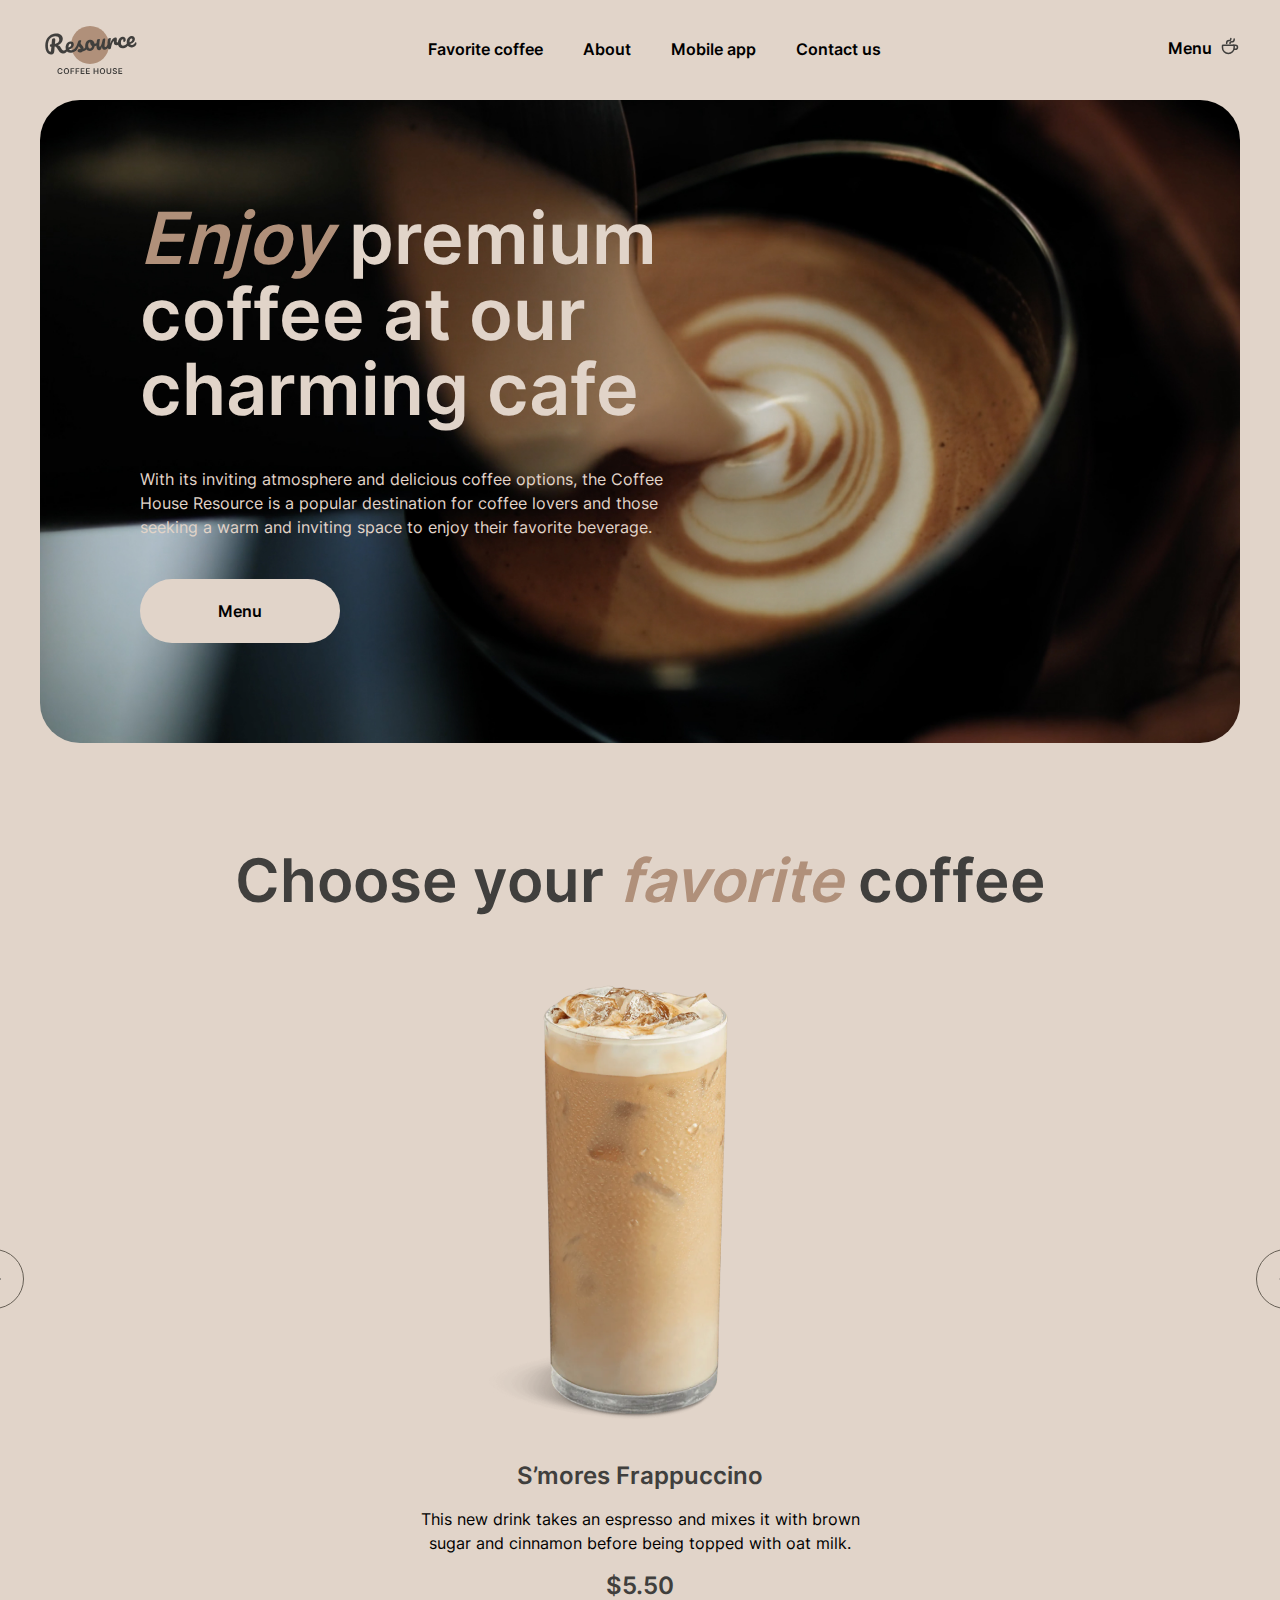
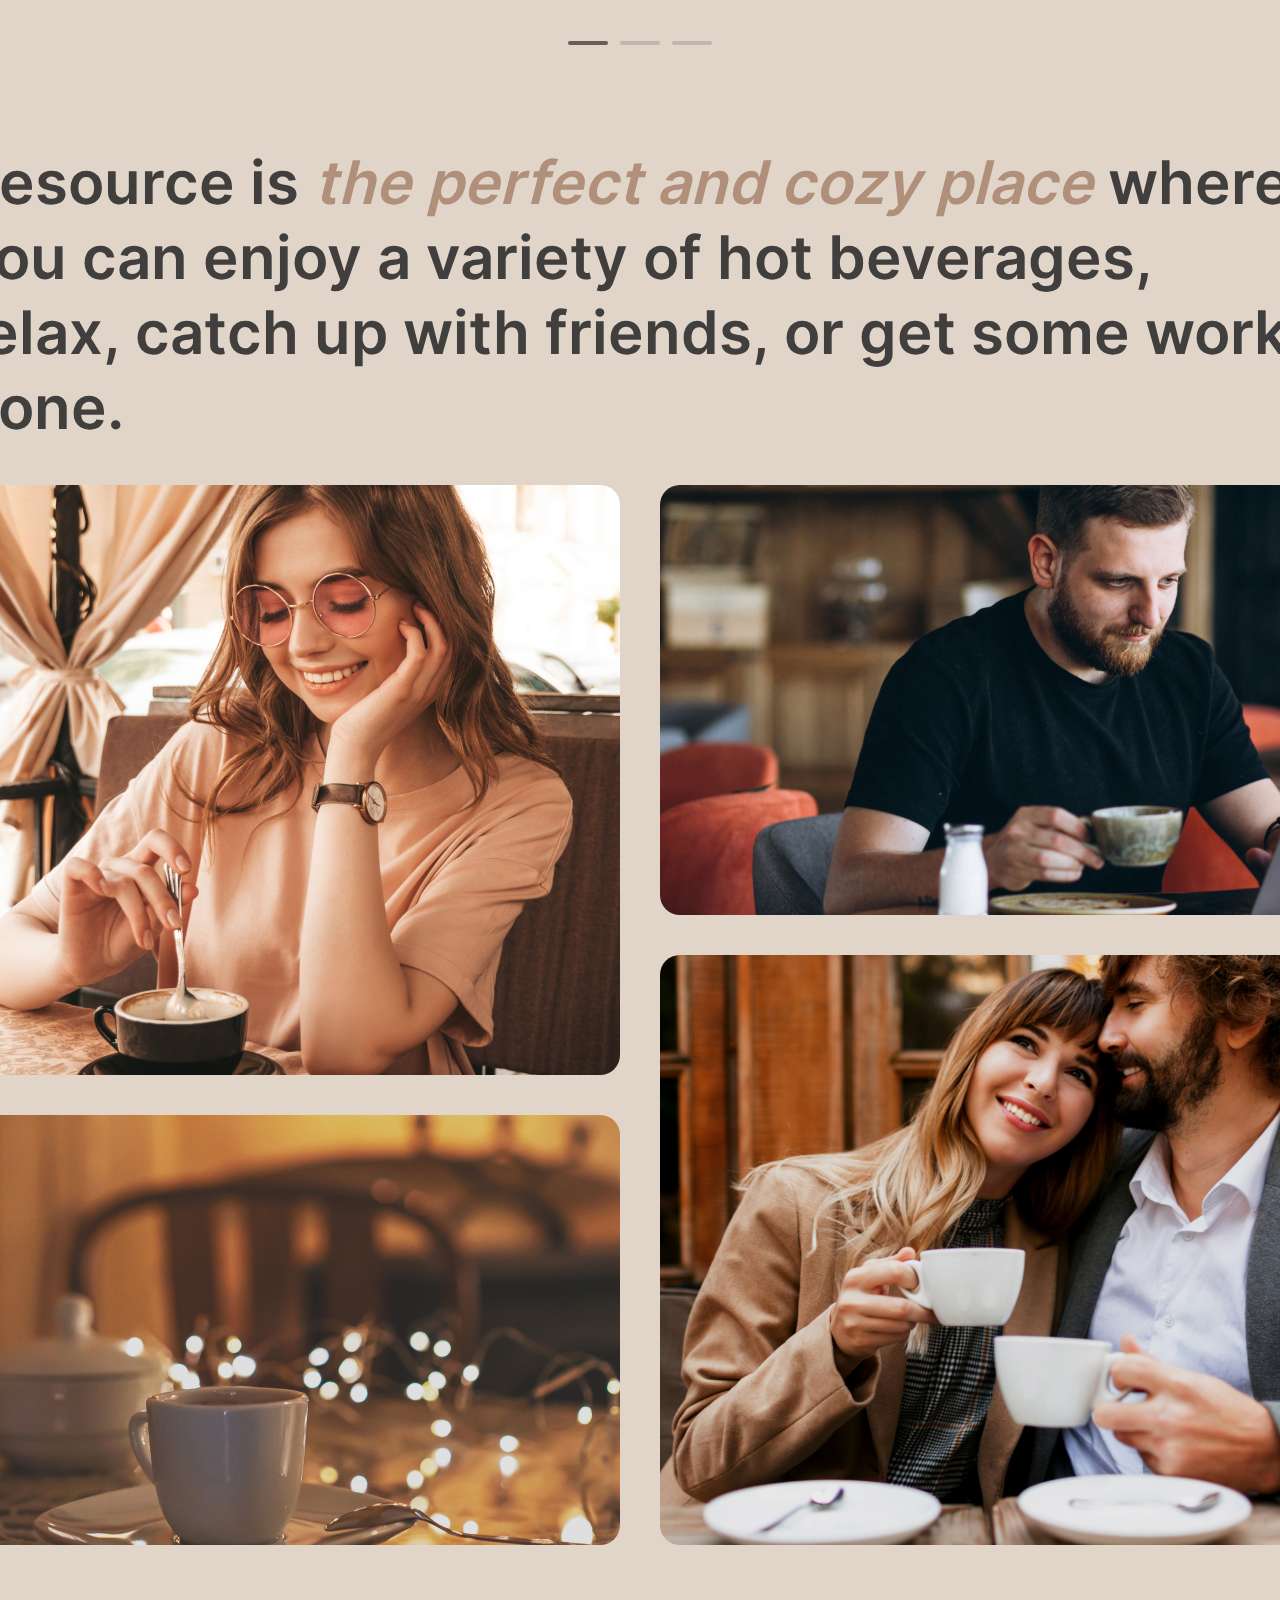
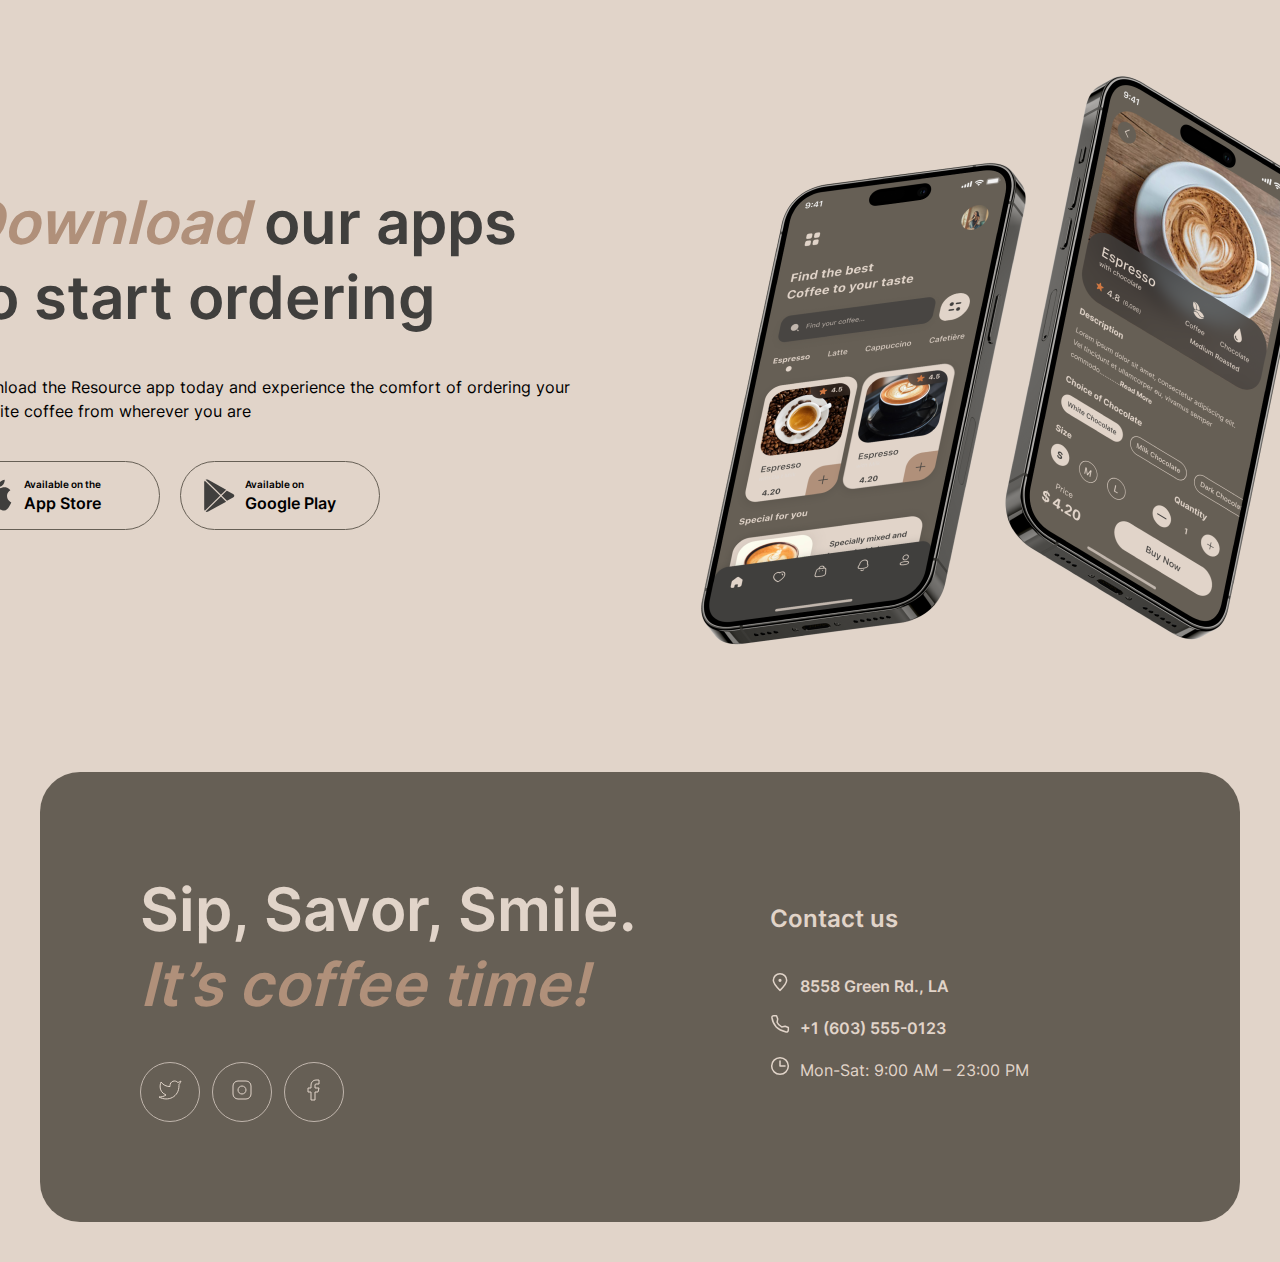
<file: coffee-house/index.html>
<!DOCTYPE html>
<html lang="en">

<head>
  <meta charset="UTF-8">
  <meta name="viewport" content="width=device-width, initial-scale=1.0">
  <link rel="icon" type="image/png" sizes="32x32" href="./assets/favicon/favicon-32x32.png">
  <link rel="icon" type="image/png" sizes="16x16" href="./assets/favicon/favicon-16x16.png">
  <link rel="favicon" href="./assets/favicon/favicon.ico">
  <link rel="stylesheet" href="./css/normalize.css">
  <link rel="stylesheet" href="./css/style.css">
  <title>Coffee-House</title>
</head>

<body>
  <div class="container">
    <header class="header">
      <div class="logo">
        <svg width="100" height="60" viewBox="0 0 100 60" fill="none" xmlns="http://www.w3.org/2000/svg">
          <path
            d="M69 25C69 35.4934 60.4934 44 50 44C39.5066 44 31 35.4934 31 25C31 14.5066 39.5066 6 50 6C60.4934 6 69 14.5066 69 25Z"
            fill="#B0907A" />
          <path
            d="M95.6784 22.2913C95.8856 22.2732 96.0534 22.3548 96.1817 22.5364C96.326 22.7165 96.4127 22.9739 96.442 23.3086C96.4922 23.8824 96.4 24.3884 96.1652 24.8265C95.7789 25.5509 95.2359 26.1365 94.5362 26.5832C93.8524 27.0285 93.0084 27.295 92.0042 27.3829C90.4741 27.5168 89.2469 27.1664 88.3226 26.3318C87.3969 25.4812 86.8658 24.2749 86.7291 22.7129C86.6329 21.6131 86.7748 20.5727 87.1547 19.5919C87.5333 18.5951 88.1046 17.7822 88.8687 17.1532C89.6487 16.5229 90.5568 16.1623 91.5928 16.0717C92.5173 15.9908 93.2829 16.2049 93.8895 16.714C94.4948 17.2071 94.8386 17.9239 94.9209 18.8643C95.0171 19.9641 94.7016 20.9473 93.9743 21.814C93.2617 22.6633 91.9772 23.4021 90.1208 24.0303C90.5675 24.73 91.2451 25.0401 92.1537 24.9606C92.8072 24.9035 93.3279 24.7053 93.7158 24.3662C94.1197 24.0257 94.5692 23.4725 95.0643 22.7064C95.2346 22.4506 95.4393 22.3122 95.6784 22.2913ZM91.3914 18.4503C90.8016 18.5019 90.3295 18.8885 89.9751 19.6102C89.6365 20.3304 89.5098 21.1767 89.5949 22.149L89.5991 22.1968C90.5199 21.8914 91.2318 21.4918 91.7347 20.9981C92.2376 20.5044 92.4632 19.9626 92.4117 19.3729C92.3852 19.0701 92.2766 18.8386 92.0859 18.6786C91.9098 18.5013 91.6783 18.4252 91.3914 18.4503Z"
            fill="#403F3D" />
          <path
            d="M83.2976 28.1446C81.7356 28.2813 80.4779 27.9497 79.5245 27.1497C78.5857 26.3324 78.0529 25.1985 77.926 23.7481C77.813 22.457 77.969 21.303 78.394 20.2861C78.819 19.2692 79.4149 18.4622 80.1818 17.8651C80.9487 17.268 81.7784 16.9304 82.671 16.8523C83.5477 16.7756 84.2481 16.9793 84.7723 17.4635C85.311 17.9303 85.6159 18.5702 85.6871 19.383C85.7456 20.0525 85.6437 20.6316 85.3813 21.1203C85.1348 21.6076 84.7725 21.8722 84.2944 21.9141C83.9915 21.9406 83.7382 21.8904 83.5344 21.7637C83.3465 21.6356 83.2414 21.444 83.2191 21.189C83.2093 21.0774 83.2141 20.9485 83.2334 20.8023C83.2527 20.6561 83.2676 20.5504 83.278 20.4852C83.3367 20.2392 83.357 20.0125 83.3389 19.8053C83.3208 19.5981 83.2511 19.4436 83.1297 19.3418C83.0243 19.2386 82.876 19.1953 82.6847 19.2121C82.3181 19.2441 81.9901 19.4415 81.7006 19.8041C81.4097 20.1508 81.193 20.6114 81.0506 21.186C80.9081 21.7606 80.8661 22.3826 80.9247 23.0521C81.0865 24.901 81.9723 25.7551 83.5821 25.6142C84.2356 25.557 84.9181 25.2805 85.6296 24.7846C86.3556 24.2714 87.0469 23.5444 87.7034 22.6036C87.8752 22.3637 88.0806 22.2333 88.3197 22.2124C88.5269 22.1942 88.6946 22.2759 88.8229 22.4574C88.9672 22.6375 89.054 22.895 89.0832 23.2297C89.1362 23.8354 89.028 24.3427 88.7587 24.7518C88.0904 25.7418 87.2526 26.5378 86.2452 27.1399C85.2524 27.7247 84.2699 28.0596 83.2976 28.1446Z"
            fill="#403F3D" />
          <path
            d="M69.549 29.3476C68.9433 29.4006 68.485 29.1195 68.1742 28.5042C67.8794 27.8876 67.6706 26.8779 67.5479 25.4753C67.3666 23.4032 67.4892 21.4089 67.9158 19.4924C68.0188 19.0177 68.2207 18.6627 68.5213 18.4276C68.8365 18.1752 69.289 18.0232 69.8787 17.9716C70.1975 17.9437 70.4242 17.964 70.5586 18.0326C70.6931 18.1011 70.7701 18.2469 70.7897 18.4701C70.812 18.7251 70.7426 19.3094 70.5816 20.2229C70.478 20.8744 70.3993 21.4434 70.3455 21.93C70.2917 22.4165 70.2636 23.0132 70.2612 23.7201C70.6673 22.3033 71.1594 21.136 71.7376 20.2181C72.3158 19.3002 72.8997 18.6308 73.4892 18.2098C74.0947 17.7874 74.6605 17.5532 75.1865 17.5072C76.2225 17.4166 76.7858 17.8893 76.8765 18.9253C76.8946 19.1325 76.8668 19.6409 76.7931 20.4504C76.7214 21.0991 76.6925 21.5032 76.7064 21.6626C76.7552 22.2204 76.9789 22.4819 77.3773 22.4471C77.8236 22.408 78.3668 22.0072 79.0067 21.2445C79.1958 21.0191 79.4019 20.8967 79.6251 20.8772C79.8323 20.8591 80 20.9408 80.1283 21.1223C80.2712 21.2864 80.3559 21.5199 80.3824 21.8228C80.434 22.4125 80.315 22.8887 80.0255 23.2513C79.6197 23.7526 79.1285 24.1971 78.5521 24.5848C77.9903 24.9552 77.3746 25.1697 76.7052 25.2282C75.8604 25.3021 75.196 25.1434 74.7121 24.7521C74.2441 24.3594 73.978 23.7965 73.9139 23.0633C73.8929 22.8242 73.8959 22.583 73.9228 22.3397C73.9268 22.0182 73.9239 21.8016 73.9142 21.69C73.8919 21.435 73.793 21.3151 73.6177 21.3305C73.3786 21.3514 73.0836 21.6503 72.7325 22.2271C72.396 22.7865 72.0748 23.5213 71.7689 24.4314C71.4631 25.3415 71.2332 26.2932 71.0791 27.2864C70.9694 28.0509 70.8068 28.5791 70.5914 28.8709C70.3906 29.1455 70.0431 29.3044 69.549 29.3476Z"
            fill="#403F3D" />
          <path
            d="M59.2462 30.2488C58.5289 30.3116 57.9106 30.0364 57.3912 29.4233C56.8863 28.7929 56.5906 27.9836 56.5042 26.9954C56.3996 25.8 56.3838 24.7012 56.4567 23.699C56.5282 22.6809 56.6985 21.5979 56.9675 20.4501C57.085 19.958 57.2782 19.5958 57.547 19.3635C57.8157 19.1312 58.2609 18.9878 58.8826 18.9334C59.2332 18.9028 59.4772 18.9376 59.6145 19.038C59.7677 19.1371 59.8541 19.2981 59.8736 19.5213C59.8847 19.6488 59.8347 20.0868 59.7235 20.8354C59.6157 21.4391 59.5349 21.9842 59.4811 22.4707C59.3088 24.1722 59.247 25.3019 59.2958 25.8598C59.3251 26.1945 59.3859 26.4301 59.4781 26.5666C59.569 26.6871 59.7021 26.7397 59.8774 26.7244C60.1165 26.7035 60.3904 26.4386 60.6993 25.9297C61.024 25.4195 61.3431 24.6608 61.6565 23.6536C61.9859 22.6451 62.2798 21.4148 62.5382 19.9627C62.6239 19.4734 62.7852 19.114 63.0221 18.8845C63.2749 18.6535 63.6643 18.5151 64.1903 18.4691C64.5569 18.437 64.8161 18.4625 64.9679 18.5456C65.1184 18.6127 65.204 18.7658 65.2249 19.0049C65.2598 19.4034 65.1561 20.5127 64.9138 22.3327C64.646 24.412 64.533 25.6907 64.5748 26.1688C64.6013 26.4717 64.686 26.7052 64.8289 26.8694C64.9703 27.0176 65.1447 27.0827 65.3519 27.0645C65.6706 27.0366 66.0285 26.8126 66.4254 26.3924C66.8368 25.9549 67.3708 25.2657 68.0273 24.3249C68.199 24.0851 68.4044 23.9547 68.6435 23.9337C68.8507 23.9156 69.0185 23.9973 69.1468 24.1788C69.291 24.3589 69.3778 24.6163 69.4071 24.9511C69.4629 25.5886 69.3547 26.096 69.0825 26.4731C68.471 27.3779 67.7905 28.1361 67.041 28.7477C66.3074 29.358 65.4385 29.707 64.4343 29.7949C63.6693 29.8618 63.0776 29.6165 62.6594 29.0588C62.2572 28.4997 62.0093 27.6862 61.9159 26.6183C61.7398 27.7259 61.4065 28.5982 60.9162 29.2354C60.4245 29.8566 59.8678 30.1944 59.2462 30.2488Z"
            fill="#403F3D" />
          <path
            d="M57.5606 22.8796C57.7678 22.8614 57.9362 22.9511 58.0659 23.1485C58.1956 23.346 58.2744 23.6041 58.3023 23.9229C58.3692 24.688 58.1779 25.1625 57.7282 25.3463C56.8011 25.7647 55.7659 26.048 54.6225 26.1963C54.4367 27.5616 53.9332 28.6898 53.1117 29.5808C52.2888 30.4559 51.3115 30.9429 50.1799 31.0419C49.2235 31.1256 48.3824 30.9663 47.6566 30.564C46.9467 30.1603 46.383 29.5913 45.9654 28.8569C45.5478 28.1225 45.3 27.309 45.2219 26.4164C45.1159 25.205 45.2529 24.1089 45.6328 23.1281C46.0114 22.1313 46.5841 21.3343 47.351 20.7372C48.1165 20.1242 48.9933 19.7744 49.9816 19.688C51.1929 19.582 52.2022 19.9193 53.0093 20.6999C53.8309 21.4632 54.3592 22.453 54.5941 23.6691C55.339 23.5558 56.2177 23.3183 57.23 22.9567C57.3547 22.9136 57.4649 22.8879 57.5606 22.8796ZM50.1494 28.4908C50.6595 28.4462 51.0797 28.2007 51.41 27.7542C51.7563 27.3063 51.959 26.6863 52.0182 25.8941C51.4948 25.6026 51.0739 25.1977 50.7555 24.6795C50.4531 24.1599 50.2754 23.5972 50.2224 22.9916C50.2001 22.7365 50.2017 22.4794 50.2272 22.2202L50.1076 22.2307C49.4701 22.2864 48.9633 22.644 48.5873 23.3032C48.2259 23.9452 48.094 24.824 48.1916 25.9398C48.2683 26.8164 48.4942 27.4712 48.8694 27.9042C49.2605 28.3357 49.6872 28.5313 50.1494 28.4908Z"
            fill="#403F3D" />
          <path
            d="M40.3103 32.4354C39.4815 32.508 38.8272 32.3725 38.3474 32.029C37.8836 31.6841 37.6307 31.2726 37.5889 30.7944C37.5527 30.38 37.6727 30.0081 37.9491 29.6787C38.2254 29.3494 38.6584 29.1589 39.2482 29.1073C39.4554 29.0892 39.6966 29.0922 39.9717 29.1163C40.2614 29.1231 40.4787 29.1282 40.6235 29.1316C40.5713 28.7185 40.4415 28.3364 40.2341 27.9851C40.0427 27.6325 39.8048 27.3 39.5205 26.9876C39.2348 26.6592 38.9692 26.3773 38.7237 26.1418C38.3119 27.1254 37.8861 27.9497 37.4464 28.6145C37.0226 29.278 36.5482 29.9137 36.0232 30.5218C35.7614 30.8338 35.4711 31.0038 35.1523 31.0316C34.8973 31.054 34.6824 30.9844 34.5077 30.823C34.3316 30.6457 34.2316 30.4216 34.2079 30.1506C34.1801 29.8318 34.2658 29.5272 34.4653 29.2367L34.7426 28.827C35.5244 27.6664 36.1078 26.7159 36.4928 25.9756C36.7233 25.4896 36.9884 24.8481 37.288 24.0509C37.5863 23.2379 37.8745 22.4016 38.1527 21.542C38.3942 20.8142 38.9931 20.4085 39.9494 20.3248C40.3957 20.2858 40.71 20.2984 40.8923 20.3628C41.0746 20.4271 41.1734 20.547 41.1888 20.7223C41.1971 20.8179 41.1785 20.9722 41.1329 21.1849C41.0873 21.3977 41.0177 21.6126 40.9243 21.8296C40.6876 22.4285 40.5867 22.9272 40.6215 23.3257C40.6424 23.5647 40.7451 23.8208 40.9296 24.0937C41.1301 24.3653 41.4244 24.7009 41.8127 25.1006C42.3814 25.7254 42.8141 26.2657 43.111 26.7216C43.4224 27.1601 43.6025 27.6583 43.6513 28.2162C43.6652 28.3756 43.6688 28.6001 43.662 28.8898C44.4166 28.5187 45.2626 27.6335 46.2003 26.2345C46.372 25.9946 46.5774 25.8642 46.8165 25.8433C47.0237 25.8252 47.1915 25.9069 47.3198 26.0884C47.464 26.2685 47.5508 26.5259 47.5801 26.8606C47.6331 27.4663 47.5249 27.9737 47.2555 28.3827C46.545 29.4407 45.8392 30.185 45.1381 30.6158C44.4515 31.0292 43.5756 31.2985 42.5105 31.4238C41.9204 32.0215 41.187 32.3587 40.3103 32.4354Z"
            fill="#403F3D" />
          <path
            d="M36.6161 26.7357C36.8233 26.7175 36.9911 26.7992 37.1194 26.9807C37.2636 27.1608 37.3504 27.4183 37.3797 27.753C37.4355 28.3905 37.3273 28.8979 37.0551 29.2751C36.5281 30.0439 35.7492 30.7786 34.7183 31.4791C33.7034 32.1782 32.5823 32.5815 31.355 32.6888C29.6814 32.8353 28.3426 32.4947 27.3386 31.667C26.3347 30.8394 25.7637 29.6365 25.6256 28.0586C25.5294 26.9588 25.6713 25.9185 26.0512 24.9376C26.4298 23.9408 27.0011 23.1279 27.7652 22.4989C28.5452 21.8686 29.4533 21.508 30.4893 21.4174C31.4138 21.3365 32.1793 21.5506 32.786 22.0597C33.3913 22.5528 33.7351 23.2696 33.8173 24.21C33.9136 25.3098 33.5981 26.293 32.8708 27.1597C32.1581 28.009 30.8816 28.7471 29.0412 29.3739C29.5039 30.0722 30.293 30.3726 31.4088 30.275C32.126 30.2122 32.9173 29.894 33.7826 29.3204C34.6625 28.7295 35.4016 27.9983 35.9999 27.1269C36.1716 26.887 36.377 26.7566 36.6161 26.7357ZM30.2878 23.796C29.6981 23.8476 29.226 24.2342 28.8715 24.9559C28.533 25.6761 28.4063 26.5224 28.4914 27.4947L28.4955 27.5425C29.4164 27.2371 30.1283 26.8375 30.6312 26.3438C31.1341 25.8501 31.3597 25.3083 31.3081 24.7186C31.2816 24.4158 31.1731 24.1843 30.9824 24.0243C30.8063 23.847 30.5747 23.7709 30.2878 23.796Z"
            fill="#403F3D" />
          <path
            d="M27.6906 27.5167C27.8978 27.4986 28.0656 27.5803 28.1939 27.7618C28.3382 27.9419 28.4249 28.1993 28.4542 28.5341C28.5086 29.1557 28.4004 29.6631 28.1296 30.0561C27.4454 31.0476 26.7351 31.8324 25.9987 32.4108C25.261 32.9733 24.3581 33.3012 23.2902 33.3946C22.2541 33.4853 21.3451 33.2837 20.5631 32.79C19.797 32.2949 19.028 31.3985 18.256 30.1009C17.6351 29.063 17.151 28.3023 16.8035 27.8188C16.4547 27.3193 16.119 26.9712 15.7967 26.7745C15.4903 26.5765 15.1198 26.4724 14.6852 26.4622C14.6508 26.8025 14.5595 27.8705 14.4114 29.6663C14.3537 30.4744 14.3165 30.9675 14.3 31.1456C14.2256 32.1319 13.9724 32.9089 13.5402 33.4767C13.1067 34.0286 12.4038 34.3471 11.4315 34.4321C10.3636 34.5256 9.38799 34.2977 8.50477 33.7486C7.63609 33.1822 6.9298 32.3606 6.38589 31.2839C5.84059 30.1913 5.50518 28.9277 5.37968 27.4932C5.1454 24.8154 5.40544 22.4638 6.15978 20.4383C6.93006 18.4115 8.10738 16.8148 9.69174 15.6483C11.2906 14.4644 13.1899 13.7763 15.3895 13.5838C16.9196 13.45 18.223 13.5688 19.2994 13.9404C20.3759 14.312 21.1968 14.8826 21.762 15.6523C22.3432 16.4206 22.6784 17.3148 22.7676 18.3349C22.8457 19.2275 22.7073 20.1229 22.3522 21.0213C22.0117 21.9023 21.4476 22.7066 20.66 23.434C19.8724 24.1614 18.8869 24.7375 17.7034 25.1622C18.4866 25.3025 19.1057 25.5856 19.5605 26.0116C20.0154 26.4376 20.4891 27.0787 20.9816 27.9351C21.5115 28.8524 22.0112 29.5153 22.4806 29.924C22.966 30.3312 23.4955 30.5098 24.0693 30.4596C24.5794 30.4149 25.0509 30.205 25.4838 29.8299C25.9154 29.4388 26.4456 28.7981 27.0744 27.9079C27.2461 27.6681 27.4515 27.5377 27.6906 27.5167ZM11.3837 26.727C10.8418 26.7744 10.4561 26.6797 10.2266 26.4428C10.013 26.2045 9.89225 25.9259 9.86436 25.6071C9.8309 25.2246 9.92394 24.9113 10.1435 24.6672C10.379 24.4218 10.6562 24.2851 10.9749 24.2572L11.5727 24.2049C11.691 22.6206 11.8123 21.2528 11.9364 20.1016C12.053 19.0474 12.6771 18.4708 13.8088 18.3718C14.7173 18.2923 15.2071 18.659 15.2782 19.4719C15.2936 19.6473 15.2975 19.7835 15.2899 19.8805L14.9199 23.9121C15.7764 23.789 16.5393 23.5134 17.2085 23.0855C17.8937 22.6561 18.4149 22.0966 18.7722 21.4068C19.1454 20.7156 19.2957 19.9556 19.2232 19.1268C19.1353 18.1226 18.7236 17.3636 17.988 16.8498C17.2524 16.3359 16.2232 16.1369 14.9002 16.2526C13.3382 16.3893 12.0016 16.8997 10.8904 17.7839C9.79381 18.6508 8.98568 19.8779 8.46605 21.4653C7.94503 23.0366 7.78003 24.9142 7.97108 27.0978C8.06033 28.1179 8.24063 28.9855 8.51198 29.7006C8.78334 30.4157 9.08648 30.9432 9.42139 31.2834C9.75631 31.6235 10.0592 31.7817 10.3302 31.7579C10.5374 31.7398 10.6957 31.6216 10.8051 31.4032C10.9304 31.1834 11.0127 30.839 11.052 30.3698L11.3837 26.727Z"
            fill="#403F3D" />
          <path
            d="M78.4023 54.0001V48.1819H82.1864V49.0654H79.4563V50.645H81.9904V51.5285H79.4563V53.1165H82.2092V54.0001H78.4023Z"
            fill="#403F3D" />
          <path
            d="M75.9698 49.7813C75.9433 49.5332 75.8316 49.34 75.6346 49.2017C75.4395 49.0635 75.1857 48.9943 74.8732 48.9943C74.6535 48.9943 74.4651 49.0275 74.3079 49.0938C74.1507 49.1601 74.0304 49.25 73.9471 49.3637C73.8638 49.4773 73.8211 49.607 73.8192 49.7529C73.8192 49.8741 73.8467 49.9792 73.9016 50.0682C73.9585 50.1572 74.0352 50.233 74.1317 50.2955C74.2283 50.3561 74.3353 50.4072 74.4528 50.4489C74.5702 50.4906 74.6886 50.5256 74.8079 50.554L75.3533 50.6904C75.573 50.7415 75.7842 50.8106 75.9869 50.8977C76.1914 50.9849 76.3742 51.0947 76.5352 51.2273C76.698 51.3599 76.8268 51.5199 76.9215 51.7074C77.0162 51.8949 77.0636 52.1146 77.0636 52.3665C77.0636 52.7074 76.9764 53.0076 76.8022 53.2671C76.628 53.5246 76.3761 53.7263 76.0465 53.8722C75.7189 54.0161 75.3221 54.0881 74.8562 54.0881C74.4035 54.0881 74.0105 54.018 73.6772 53.8779C73.3458 53.7377 73.0863 53.5332 72.8988 53.2642C72.7132 52.9953 72.6128 52.6676 72.5977 52.2813H73.6346C73.6497 52.4839 73.7122 52.6525 73.8221 52.787C73.9319 52.9214 74.0749 53.0218 74.2511 53.0881C74.4291 53.1544 74.628 53.1875 74.8477 53.1875C75.0768 53.1875 75.2776 53.1534 75.4499 53.0852C75.6242 53.0152 75.7605 52.9186 75.859 52.7955C75.9575 52.6705 76.0077 52.5246 76.0096 52.358C76.0077 52.2065 75.9632 52.0815 75.8761 51.983C75.7889 51.8826 75.6668 51.7993 75.5096 51.733C75.3543 51.6648 75.1725 51.6042 74.9641 51.5512L74.3022 51.3807C73.823 51.2576 73.4442 51.071 73.1658 50.821C72.8893 50.5692 72.7511 50.2349 72.7511 49.8182C72.7511 49.4754 72.8439 49.1752 73.0295 48.9176C73.217 48.6601 73.4717 48.4602 73.7937 48.3182C74.1156 48.1743 74.4802 48.1023 74.8874 48.1023C75.3003 48.1023 75.6621 48.1743 75.9727 48.3182C76.2852 48.4602 76.5304 48.6582 76.7085 48.912C76.8865 49.1638 76.9783 49.4536 76.984 49.7813H75.9698Z"
            fill="#403F3D" />
          <path
            d="M70.2086 48.1819H71.2626V51.983C71.2626 52.3997 71.1641 52.7662 70.9672 53.0825C70.7721 53.3987 70.4975 53.6459 70.1433 53.8239C69.7891 54.0001 69.3753 54.0881 68.9018 54.0881C68.4264 54.0881 68.0117 54.0001 67.6575 53.8239C67.3033 53.6459 67.0287 53.3987 66.8336 53.0825C66.6386 52.7662 66.541 52.3997 66.541 51.983V48.1819H67.595V51.895C67.595 52.1374 67.648 52.3533 67.7541 52.5427C67.862 52.7321 68.0136 52.8807 68.2086 52.9887C68.4037 53.0948 68.6348 53.1478 68.9018 53.1478C69.1689 53.1478 69.3999 53.0948 69.595 52.9887C69.792 52.8807 69.9435 52.7321 70.0495 52.5427C70.1556 52.3533 70.2086 52.1374 70.2086 51.895V48.1819Z"
            fill="#403F3D" />
          <path
            d="M65.1435 51.0909C65.1435 51.7178 65.026 52.2548 64.7912 52.7017C64.5582 53.1468 64.2401 53.4877 63.8366 53.7245C63.4351 53.9612 62.9796 54.0796 62.4702 54.0796C61.9607 54.0796 61.5043 53.9612 61.1009 53.7245C60.6993 53.4858 60.3812 53.144 60.1463 52.6989C59.9134 52.2519 59.7969 51.7159 59.7969 51.0909C59.7969 50.464 59.9134 49.9281 60.1463 49.483C60.3812 49.036 60.6993 48.6942 61.1009 48.4574C61.5043 48.2207 61.9607 48.1023 62.4702 48.1023C62.9796 48.1023 63.4351 48.2207 63.8366 48.4574C64.2401 48.6942 64.5582 49.036 64.7912 49.483C65.026 49.9281 65.1435 50.464 65.1435 51.0909ZM64.0838 51.0909C64.0838 50.6496 64.0147 50.2775 63.8764 49.9745C63.7401 49.6695 63.5507 49.4394 63.3082 49.2841C63.0658 49.1269 62.7865 49.0483 62.4702 49.0483C62.1539 49.0483 61.8745 49.1269 61.6321 49.2841C61.3897 49.4394 61.1993 49.6695 61.0611 49.9745C60.9247 50.2775 60.8565 50.6496 60.8565 51.0909C60.8565 51.5322 60.9247 51.9053 61.0611 52.2102C61.1993 52.5133 61.3897 52.7434 61.6321 52.9006C61.8745 53.0559 62.1539 53.1335 62.4702 53.1335C62.7865 53.1335 63.0658 53.0559 63.3082 52.9006C63.5507 52.7434 63.7401 52.5133 63.8764 52.2102C64.0147 51.9053 64.0838 51.5322 64.0838 51.0909Z"
            fill="#403F3D" />
          <path
            d="M53.5918 54.0001V48.1819H54.6458V50.645H57.3418V48.1819H58.3986V54.0001H57.3418V51.5285H54.6458V54.0001H53.5918Z"
            fill="#403F3D" />
          <path
            d="M45.9492 54.0001V48.1819H49.7333V49.0654H47.0032V50.645H49.5373V51.5285H47.0032V53.1165H49.756V54.0001H45.9492Z"
            fill="#403F3D" />
          <path
            d="M40.6895 54.0001V48.1819H44.4735V49.0654H41.7434V50.645H44.2775V51.5285H41.7434V53.1165H44.4963V54.0001H40.6895Z"
            fill="#403F3D" />
          <path d="M35.6016 54.0001V48.1819H39.3288V49.0654H36.6555V50.645H39.0732V51.5285H36.6555V54.0001H35.6016Z"
            fill="#403F3D" />
          <path d="M30.5137 54.0001V48.1819H34.2409V49.0654H31.5676V50.645H33.9853V51.5285H31.5676V54.0001H30.5137Z"
            fill="#403F3D" />
          <path
            d="M29.1181 51.0909C29.1181 51.7178 29.0007 52.2548 28.7658 52.7017C28.5328 53.1468 28.2147 53.4877 27.8113 53.7245C27.4097 53.9612 26.9542 54.0796 26.4448 54.0796C25.9353 54.0796 25.4789 53.9612 25.0755 53.7245C24.6739 53.4858 24.3558 53.144 24.1209 52.6989C23.888 52.2519 23.7715 51.7159 23.7715 51.0909C23.7715 50.464 23.888 49.9281 24.1209 49.483C24.3558 49.036 24.6739 48.6942 25.0755 48.4574C25.4789 48.2207 25.9353 48.1023 26.4448 48.1023C26.9542 48.1023 27.4097 48.2207 27.8113 48.4574C28.2147 48.6942 28.5328 49.036 28.7658 49.483C29.0007 49.9281 29.1181 50.464 29.1181 51.0909ZM28.0584 51.0909C28.0584 50.6496 27.9893 50.2775 27.851 49.9745C27.7147 49.6695 27.5253 49.4394 27.2828 49.2841C27.0404 49.1269 26.7611 49.0483 26.4448 49.0483C26.1285 49.0483 25.8491 49.1269 25.6067 49.2841C25.3643 49.4394 25.1739 49.6695 25.0357 49.9745C24.8993 50.2775 24.8311 50.6496 24.8311 51.0909C24.8311 51.5322 24.8993 51.9053 25.0357 52.2102C25.1739 52.5133 25.3643 52.7434 25.6067 52.9006C25.8491 53.0559 26.1285 53.1335 26.4448 53.1335C26.7611 53.1335 27.0404 53.0559 27.2828 52.9006C27.5253 52.7434 27.7147 52.5133 27.851 52.2102C27.9893 51.9053 28.0584 51.5322 28.0584 51.0909Z"
            fill="#403F3D" />
          <path
            d="M22.5536 50.1449H21.4911C21.4608 49.9707 21.4049 49.8163 21.3235 49.6818C21.2421 49.5455 21.1407 49.4299 21.0195 49.3352C20.8983 49.2406 20.7601 49.1695 20.6048 49.1222C20.4513 49.0729 20.2856 49.0483 20.1076 49.0483C19.7913 49.0483 19.511 49.1279 19.2667 49.287C19.0224 49.4442 18.8311 49.6752 18.6928 49.9801C18.5546 50.2832 18.4854 50.6534 18.4854 51.0909C18.4854 51.536 18.5546 51.911 18.6928 52.2159C18.833 52.519 19.0243 52.7481 19.2667 52.9034C19.511 53.0568 19.7904 53.1335 20.1048 53.1335C20.279 53.1335 20.4419 53.1108 20.5934 53.0654C20.7468 53.018 20.8841 52.9489 21.0053 52.858C21.1284 52.7671 21.2317 52.6553 21.315 52.5227C21.4002 52.3902 21.4589 52.2387 21.4911 52.0682L22.5536 52.0739C22.5138 52.3504 22.4277 52.6099 22.2951 52.8523C22.1644 53.0947 21.993 53.3087 21.7809 53.4943C21.5688 53.6781 21.3207 53.822 21.0366 53.9262C20.7525 54.0284 20.4371 54.0796 20.0906 54.0796C19.5792 54.0796 19.1228 53.9612 18.7212 53.7245C18.3197 53.4877 18.0034 53.1459 17.7724 52.6989C17.5413 52.2519 17.4258 51.7159 17.4258 51.0909C17.4258 50.464 17.5423 49.9281 17.7752 49.483C18.0082 49.036 18.3254 48.6942 18.7269 48.4574C19.1284 48.2207 19.583 48.1023 20.0906 48.1023C20.4144 48.1023 20.7156 48.1477 20.994 48.2387C21.2724 48.3296 21.5205 48.4631 21.7383 48.6392C21.9561 48.8135 22.1351 49.0275 22.2752 49.2813C22.4173 49.5332 22.5101 49.821 22.5536 50.1449Z"
            fill="#403F3D" />
        </svg>
      </div>
      <nav class="nav__menu">
        <ul class="nav__menu_list">
          <li class="nav__menu_item underline">Favorite coffee</li>
          <li class="nav__menu_item underline">About</li>
          <li class="nav__menu_item underline">Mobile app</li>
          <li class="nav__menu_item underline">Contact us</li>
        </ul>
      </nav>
      <div class="button__menu underline">
        <button class="menu">
          <span class="btn__menu-name">Menu</span>
          <span class="btn__menu_icon">
            <svg width="20" height="20" viewBox="0 0 20 20" fill="none">
              <path
                d="M14.167 9.76667V11.6667C14.167 14.8883 11.5553 17.5 8.33366 17.5C5.112 17.5 2.50033 14.8883 2.50033 11.6667V9.76667C2.50033 9.4353 2.76896 9.16667 3.10033 9.16667H13.567C13.8984 9.16667 14.167 9.4353 14.167 9.76667Z"
                stroke="#403F3D" stroke-width="1.5" stroke-linecap="round" stroke-linejoin="round" />
              <path
                d="M10.0003 7.50008C10.0003 6.66675 10.5956 5.83341 11.786 5.83341V5.83341C13.101 5.83341 14.167 4.76743 14.167 3.45246V2.91675"
                stroke="#403F3D" stroke-width="1.5" stroke-linecap="round" stroke-linejoin="round" />
              <path
                d="M6.66634 7.5V7.08333C6.66634 5.70262 7.78563 4.58333 9.16634 4.58333V4.58333C10.0868 4.58333 10.833 3.83714 10.833 2.91667V2.5"
                stroke="#403F3D" stroke-width="1.5" stroke-linecap="round" stroke-linejoin="round" />
              <path
                d="M13.333 9.16675H15.4163C16.5669 9.16675 17.4997 10.0995 17.4997 11.2501C17.4997 12.4007 16.5669 13.3334 15.4163 13.3334H14.1663"
                stroke="#403F3D" stroke-width="1.5" stroke-linecap="round" stroke-linejoin="round" />
            </svg>
          </span>
        </button>
      </div>
    </header>

    <main class="main">
      <section class="enjoy">
        <div class="title__wrapper">
          <h1 class="title">
            <span class="text__italic">Enjoy</span> premium coffee at our
            charming cafe
          </h1>
          <p class="subtitle">
            With its inviting atmosphere and delicious coffee options, the
            Coffee House Resource is a popular destination for coffee lovers
            and those seeking a warm and inviting space to enjoy their
            favorite beverage.
          </p>
          <button class="enjoy__button menu">
            <span class="enjoy__button-menu">Menu</span>
            <span class="enjoy__button-icon">
              <svg width="20" height="20" viewBox="0 0 20 20" fill="none">
                <path
                  d="M14.167 9.76667V11.6667C14.167 14.8883 11.5553 17.5 8.33366 17.5C5.112 17.5 2.50033 14.8883 2.50033 11.6667V9.76667C2.50033 9.4353 2.76896 9.16667 3.10033 9.16667H13.567C13.8984 9.16667 14.167 9.4353 14.167 9.76667Z"
                  stroke="#403F3D" stroke-width="1.5" stroke-linecap="round" stroke-linejoin="round" />
                <path
                  d="M10.0003 7.50008C10.0003 6.66675 10.5956 5.83341 11.786 5.83341V5.83341C13.101 5.83341 14.167 4.76743 14.167 3.45246V2.91675"
                  stroke="#403F3D" stroke-width="1.5" stroke-linecap="round" stroke-linejoin="round" />
                <path
                  d="M6.66634 7.5V7.08333C6.66634 5.70262 7.78563 4.58333 9.16634 4.58333V4.58333C10.0868 4.58333 10.833 3.83714 10.833 2.91667V2.5"
                  stroke="#403F3D" stroke-width="1.5" stroke-linecap="round" stroke-linejoin="round" />
                <path
                  d="M13.333 9.16675H15.4163C16.5669 9.16675 17.4997 10.0995 17.4997 11.2501C17.4997 12.4007 16.5669 13.3334 15.4163 13.3334H14.1663"
                  stroke="#403F3D" stroke-width="1.5" stroke-linecap="round" stroke-linejoin="round" />
              </svg>
            </span>
          </button>
        </div>
      </section>

      <section class="favourites__coffee">
        <div class="favourites__coffee-wrapper">
          <h2 class="title__h2">
            Choose your <span class="text__italic">favorite</span> coffee
          </h2>
          <div class="slider">
            <button class="slider__btn slider__btn-right">
              <svg class="btn-icon" width="24" height="24" viewBox="0 0 24 24" fill="">
                <path d="M18.5 12H6M6 12L12 6M6 12L12 18" stroke="" stroke-linecap="round" stroke-linejoin="round" />
              </svg>
            </button>
            <div class="slider__content">
              <div class="slider__content-images">
                <img src="./assets/img_slider/coffee-slider-1.png" alt="S’mores Frappuccino">
              </div>
              <div class="slider__content-description">
                <div class="contemt__description-title">
                  S’mores Frappuccino
                </div>
                <div class="content__description-subtitle">
                  This new drink takes an espresso and mixes it with brown
                  sugar and cinnamon before being topped with oat milk.
                </div>
                <div class="content__description-price">$5.50</div>
              </div>
            </div>
            <button class="slider__btn slider__btn-left">
              <svg class="btn-icon" width="24" height="24" viewBox="0 0 24 24">
                <path d="M6 12H18.5M18.5 12L12.5 6M18.5 12L12.5 18" stroke-linecap="round" stroke-linejoin="round" />
              </svg>
            </button>
          </div>
          <div class="slider__controls">
            <button class="slider__controls-btn"></button>
            <button class="slider__controls-btn slider__controls-inactive"></button>
            <button class="slider__controls-btn slider__controls-inactive"></button>
          </div>
        </div>
      </section>

      <section class="about">
        <div class="about__wrapper">
          <div class="about__title">
            <h2 class="title__h2">
              Resource is
              <span class="text__italic">the perfect and cozy place</span>
              where you can enjoy a variety of hot beverages, relax, catch up
              with friends, or get some work done.
            </h2>
          </div>

          <div class="about__wrappper-column">
            <div class="column__left">
              <div class="column__img-big">
                <img class="about__img" src="./assets/img_about/about-1.jpg" alt="about-1">
              </div>
              <div class="column__img-small">
                <img class="about__img about__img-small" src="./assets/img_about/about-2.jpg" alt="about-2">
              </div>
            </div>

            <div class="column__right">
              <div class="column__img-small">
                <img class="about__img about__img-small" src="./assets/img_about/about-3.jpg" alt="about-3">
              </div>
              <div class="column__img-big">
                <img class="about__img" src="./assets/img_about/about-4.jpg" alt="about-4">
              </div>
            </div>
          </div>
        </div>
      </section>

      <section class="mobile__app">
        <div class="mobile__app-wrapper">
          <div class="container__offer">
            <div class="offer">
              <div class="offer__title">
                <h2 class="title__h2">
                  <span class="text__italic"> Download</span> our apps to
                  start ordering
                </h2>
              </div>
              <p class="offer__subtitle">
                Download the Resource app today and experience the comfort of
                ordering your favorite coffee from wherever you are
              </p>
              <button class="available__download available__download-appstore">
                <svg class="color__change-btn" width="47" height="47" viewBox="0 0 36 36">
                  <path
                    d="M26.7063 18.6307C26.6694 14.6324 30.0641 12.6872 30.2193 12.5966C28.2967 9.86366 25.3169 9.49026 24.2697 9.46048C21.767 9.20369 19.3393 10.9206 18.0644 10.9206C16.764 10.9206 14.8008 9.48529 12.6848 9.52747C9.96196 9.56841 7.41468 11.1055 6.01762 13.4923C3.13444 18.359 5.28474 25.5108 8.04705 29.4446C9.42884 31.3712 11.0435 33.5223 13.1569 33.4466C15.2245 33.3635 15.9968 32.1614 18.4919 32.1614C20.9641 32.1614 21.6893 33.4466 23.8447 33.3983C26.0637 33.3635 27.4608 31.463 28.7942 29.519C30.3911 27.3108 31.0323 25.1362 31.0578 25.0245C31.0056 25.0071 26.7483 23.4229 26.7063 18.6307Z" />
                  <path
                    d="M22.6347 6.87268C23.7468 5.51675 24.5076 3.67205 24.2964 1.80005C22.6869 1.86952 20.674 2.88554 19.5149 4.21169C18.4893 5.38029 17.5732 7.29571 17.8099 9.097C19.6179 9.2285 21.4743 8.20752 22.6347 6.87268Z" />
                </svg>
                <span class="description__btn">
                  <span class="description__btn-title">Available on the</span>
                  <span class="description__btn-subtitle">App Store</span>
                </span>
              </button>
              <button class="available__download available__download-googleplay">
                <svg class="color__change-btn" width="47" height="47" viewBox="0 0 36 36">
                  <path
                    d="M3.7558 3.20309C3.39335 3.57302 3.18359 4.14896 3.18359 4.89483V31.4995C3.18359 32.2454 3.39335 32.8213 3.7558 33.1913L3.84525 33.2725L19.1359 18.3701V18.0182L3.84525 3.11587L3.7558 3.20309Z" />
                  <path
                    d="M26.0776 23.34L20.9863 18.3701V18.0182L26.0837 13.0482L26.1979 13.1129L32.2345 16.4618C33.9573 17.4122 33.9573 18.9761 32.2345 19.9325L26.1979 23.2754L26.0776 23.34Z" />
                  <path
                    d="M25.2733 24.2008L20.0617 19.1196L4.68164 34.1167C5.25384 34.7031 6.18695 34.7738 7.24807 34.1873L25.2733 24.2008Z" />
                  <path
                    d="M25.2733 12.1876L7.24807 2.20103C6.18695 1.62058 5.25384 1.69125 4.68164 2.27772L20.0617 17.2688L25.2733 12.1876Z" />
                </svg>
                <span class="description__btn">
                  <span class="description__btn-title">Available on</span>
                  <span class="description__btn-subtitle">Google Play</span>
                </span>
              </button>
            </div>
          </div>
          <div class="mobile-screens">
            <img src="./assets/mobile-screens/mobile-screens.png" alt="mobile-screens">
          </div>
        </div>
      </section>

      <footer class="footer">
        <div class="footer__wrapper">
          <div class="footer__inner">
            <h2 class="title__h2 title__h2-footer">
              Sip, Savor, Smile.
              <span class="text__italic">It’s coffee time!</span>
            </h2>
            <div class="footer__socials">
              <button class="twitter social__btn">
                <svg class="social__icon" width="24" height="24" viewBox="0 0 24 24" fill="none">
                  <path
                    d="M23 3.01006C23 3.01006 20.9821 4.20217 19.86 4.54006C19.2577 3.84757 18.4573 3.35675 17.567 3.13398C16.6767 2.91122 15.7395 2.96725 14.8821 3.29451C14.0247 3.62177 13.2884 4.20446 12.773 4.96377C12.2575 5.72309 11.9877 6.62239 12 7.54006V8.54006C10.2426 8.58562 8.50127 8.19587 6.93101 7.4055C5.36074 6.61513 4.01032 5.44869 3 4.01006C3 4.01006 -1 13.0101 8 17.0101C5.94053 18.408 3.48716 19.109 1 19.0101C10 24.0101 21 19.0101 21 7.51006C20.9991 7.23151 20.9723 6.95365 20.92 6.68006C21.9406 5.67355 23 3.01006 23 3.01006Z" />
                </svg>
              </button>
              <button class="instagram social__btn">
                <svg class="social__icon" width="24" height="24" viewBox="0 0 24 24" fill="none">
                  <path
                    d="M12 16C14.2091 16 16 14.2091 16 12C16 9.79086 14.2091 8 12 8C9.79086 8 8 9.79086 8 12C8 14.2091 9.79086 16 12 16Z" />
                  <path
                    d="M3 16V8C3 5.23858 5.23858 3 8 3H16C18.7614 3 21 5.23858 21 8V16C21 18.7614 18.7614 21 16 21H8C5.23858 21 3 18.7614 3 16Z" />
                  <path d="M17.5 6.51L17.51 6.49889" />
                </svg>
              </button>
              <button class="facebook social__btn">
                <svg class="social__icon" width="24" height="24" viewBox="0 0 24 24" fill="none">
                  <path
                    d="M17 2H14C12.6739 2 11.4021 2.52678 10.4645 3.46447C9.52678 4.40215 9 5.67392 9 7V10H6V14H9V22H13V14H16L17 10H13V7C13 6.73478 13.1054 6.48043 13.2929 6.29289C13.4804 6.10536 13.7348 6 14 6H17V2Z" />
                </svg>
              </button>
            </div>
          </div>


          <div class="footer__contact">
            <div class="contact__info">
              <h3 class="contact__info-title">Contact us</h3>
              <ul class="contact__list">
                <li class="location contact__list-item underline__contact">
                  <svg class="contact__icon" width="20" height="20" viewBox="0 0 20 20" fill="none">
                    <path
                      d="M16.6663 8.33329C16.6663 12.0152 9.99967 18.3333 9.99967 18.3333C9.99967 18.3333 3.33301 12.0152 3.33301 8.33329C3.33301 4.65139 6.31778 1.66663 9.99967 1.66663C13.6816 1.66663 16.6663 4.65139 16.6663 8.33329Z"
                      stroke="#E1D4C9" stroke-width="1.5" />
                    <path
                      d="M10.0003 9.16667C10.4606 9.16667 10.8337 8.79357 10.8337 8.33333C10.8337 7.8731 10.4606 7.5 10.0003 7.5C9.54009 7.5 9.16699 7.8731 9.16699 8.33333C9.16699 8.79357 9.54009 9.16667 10.0003 9.16667Z"
                      fill="#E1D4C9" stroke="#E1D4C9" stroke-width="1.5" stroke-linecap="round"
                      stroke-linejoin="round" />
                  </svg>
                  <a class="contact__link "
                    href="https://www.google.com/maps/search/8558+Green+Rd,+%D0%9C%D0%B0%D1%83%D0%BD%D1%82%D0%B2%D0%B8%D0%BB%D0%BB,+Lancaster+County,+%D0%9F%D0%B5%D0%BD%D1%81%D0%B8%D0%BB%D1%8C%D0%B2%D0%B0%D0%BD%D0%B8%D1%8F,+%D0%A1%D0%A8%D0%90/@40.0412675,-76.4432731,15z/data=!3m1!4b1?entry=ttu">
                    8558 Green Rd., LA</a>
                </li>
                <li class="telephone contact__list-item underline__contact ">
                  <svg class="contact__icon" width="20" height="20" viewBox="0 0 20 20" fill="none">
                    <path
                      d="M15.0984 12.2516L11.6665 12.9166C9.34845 11.7531 7.91654 10.4166 7.08321 8.33329L7.72483 4.89154L6.51197 1.66663L3.72946 1.66663C2.60191 1.66663 1.71466 2.59958 1.90108 3.71161C2.29888 6.08454 3.37231 10.0391 6.24987 12.9166C9.27338 15.9401 13.5661 17.3318 16.1378 17.9288C17.299 18.1983 18.3332 17.2908 18.3332 16.0988L18.3332 13.4843L15.0984 12.2516Z"
                      stroke="#E1D4C9" stroke-width="1.5" stroke-linecap="round" stroke-linejoin="round" />
                  </svg>
                  <a class="contact__link" href="tel:+1(603)555-0123"> +1 (603) 555-0123</a>
                </li>
                <li class="time contact__list-item">
                  <svg class="contact__icon" width="20" height="20" viewBox="0 0 20 20" fill="none">
                    <g clip-path="url(#clip0_217_1736)">
                      <path d="M10 5L10 10L15 10" stroke="#E1D4C9" stroke-width="1.5" stroke-linecap="round"
                        stroke-linejoin="round" />
                      <path
                        d="M10.0003 18.3333C14.6027 18.3333 18.3337 14.6023 18.3337 9.99996C18.3337 5.39759 14.6027 1.66663 10.0003 1.66663C5.39795 1.66663 1.66699 5.39759 1.66699 9.99996C1.66699 14.6023 5.39795 18.3333 10.0003 18.3333Z"
                        stroke="#E1D4C9" stroke-width="1.5" stroke-linecap="round" stroke-linejoin="round" />
                    </g>
                    <defs>
                      <clipPath id="clip0_217_1736">
                        <rect width="20" height="20" fill="white" />
                      </clipPath>
                    </defs>
                  </svg>
                  <span class="clock">Mon-Sat: 9:00 AM – 23:00 PM</span>
                </li>
              </ul>
            </div>
          </div>
        </div>
      </footer>
    </main>
  </div>
</body>

</html>
</file>
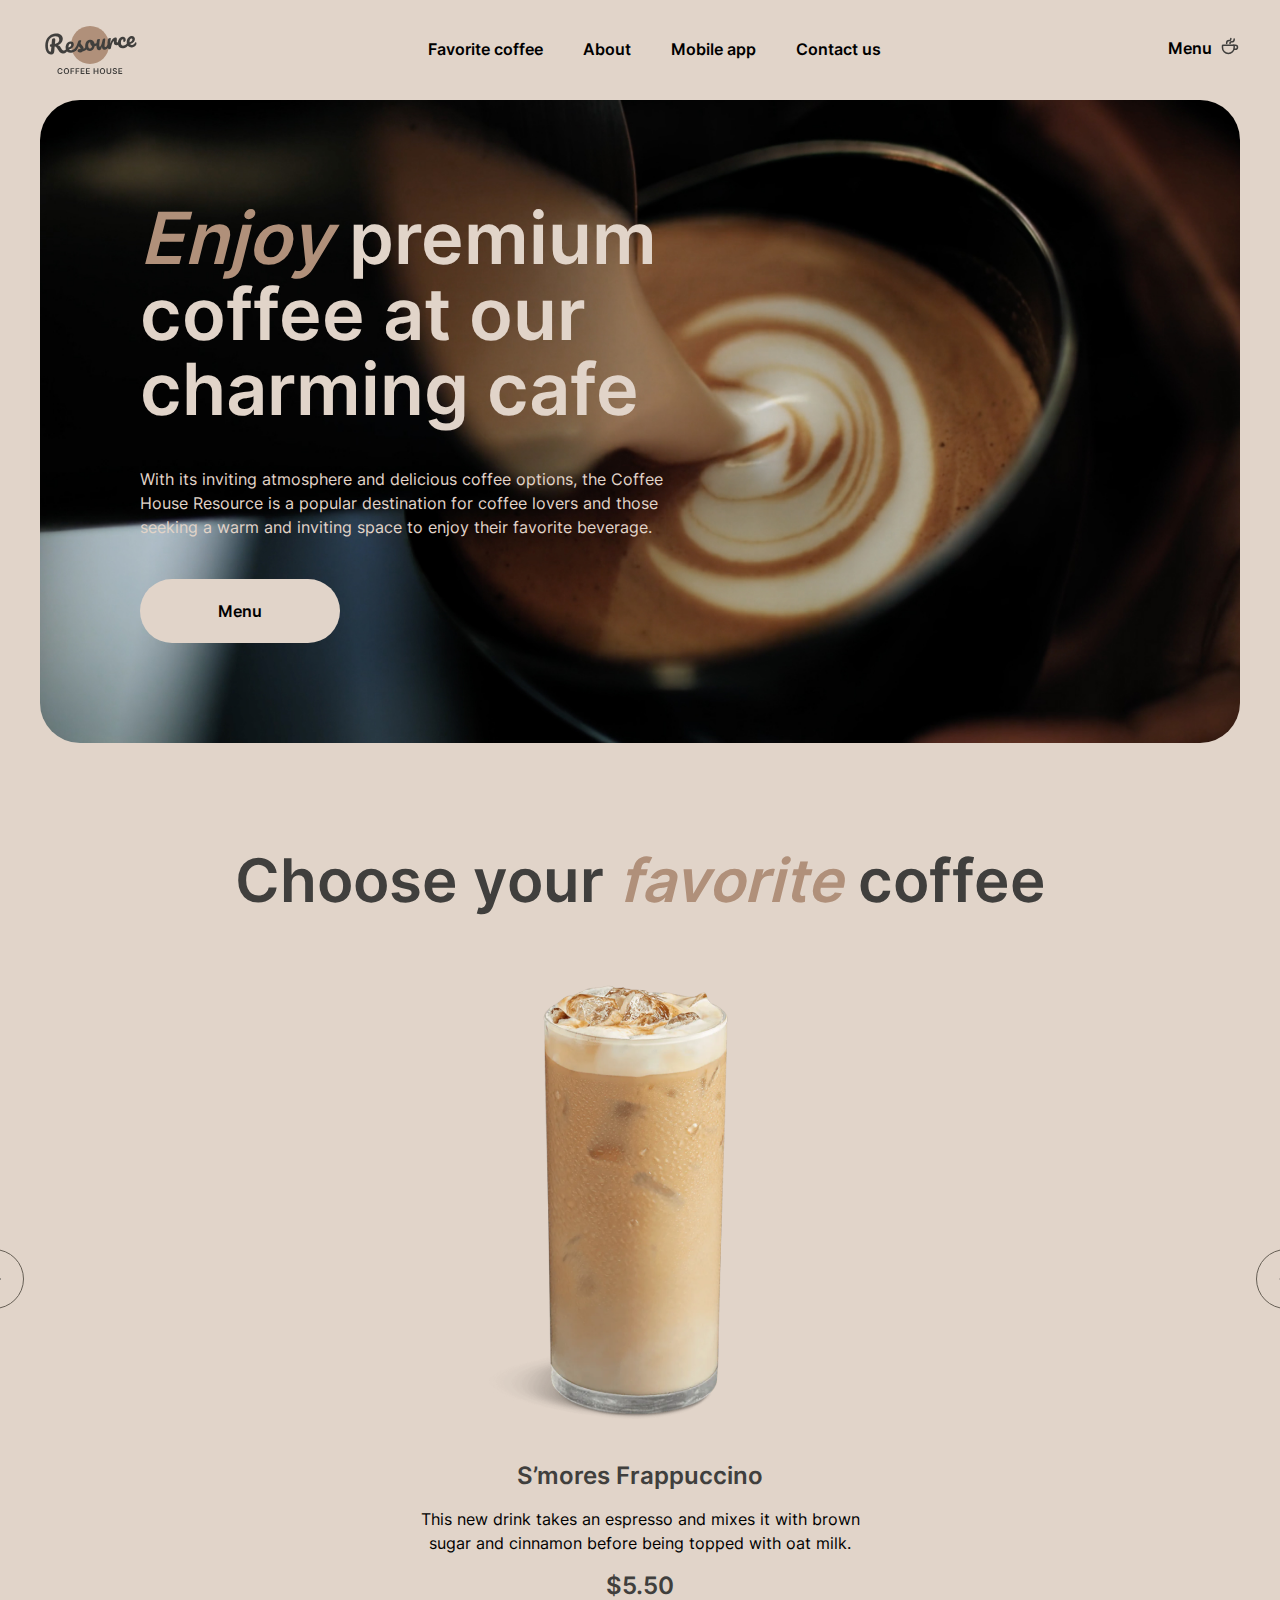
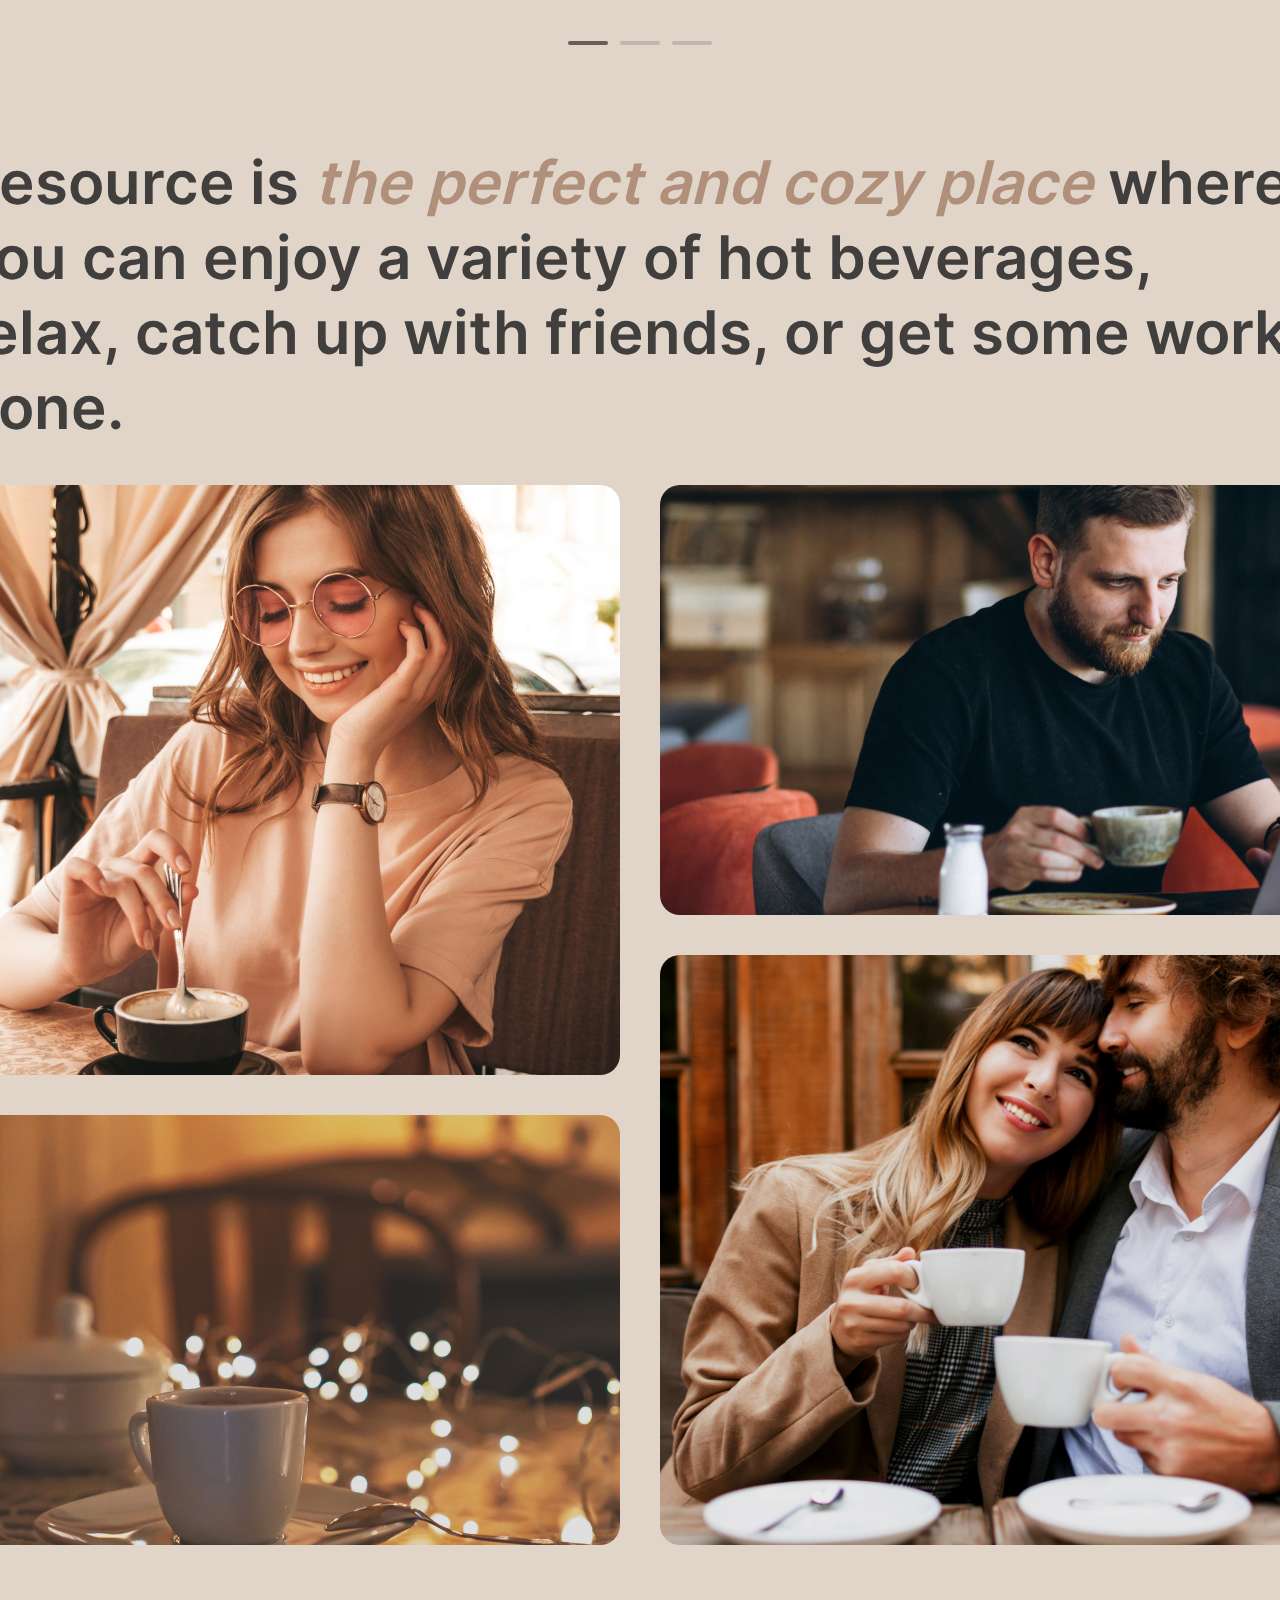
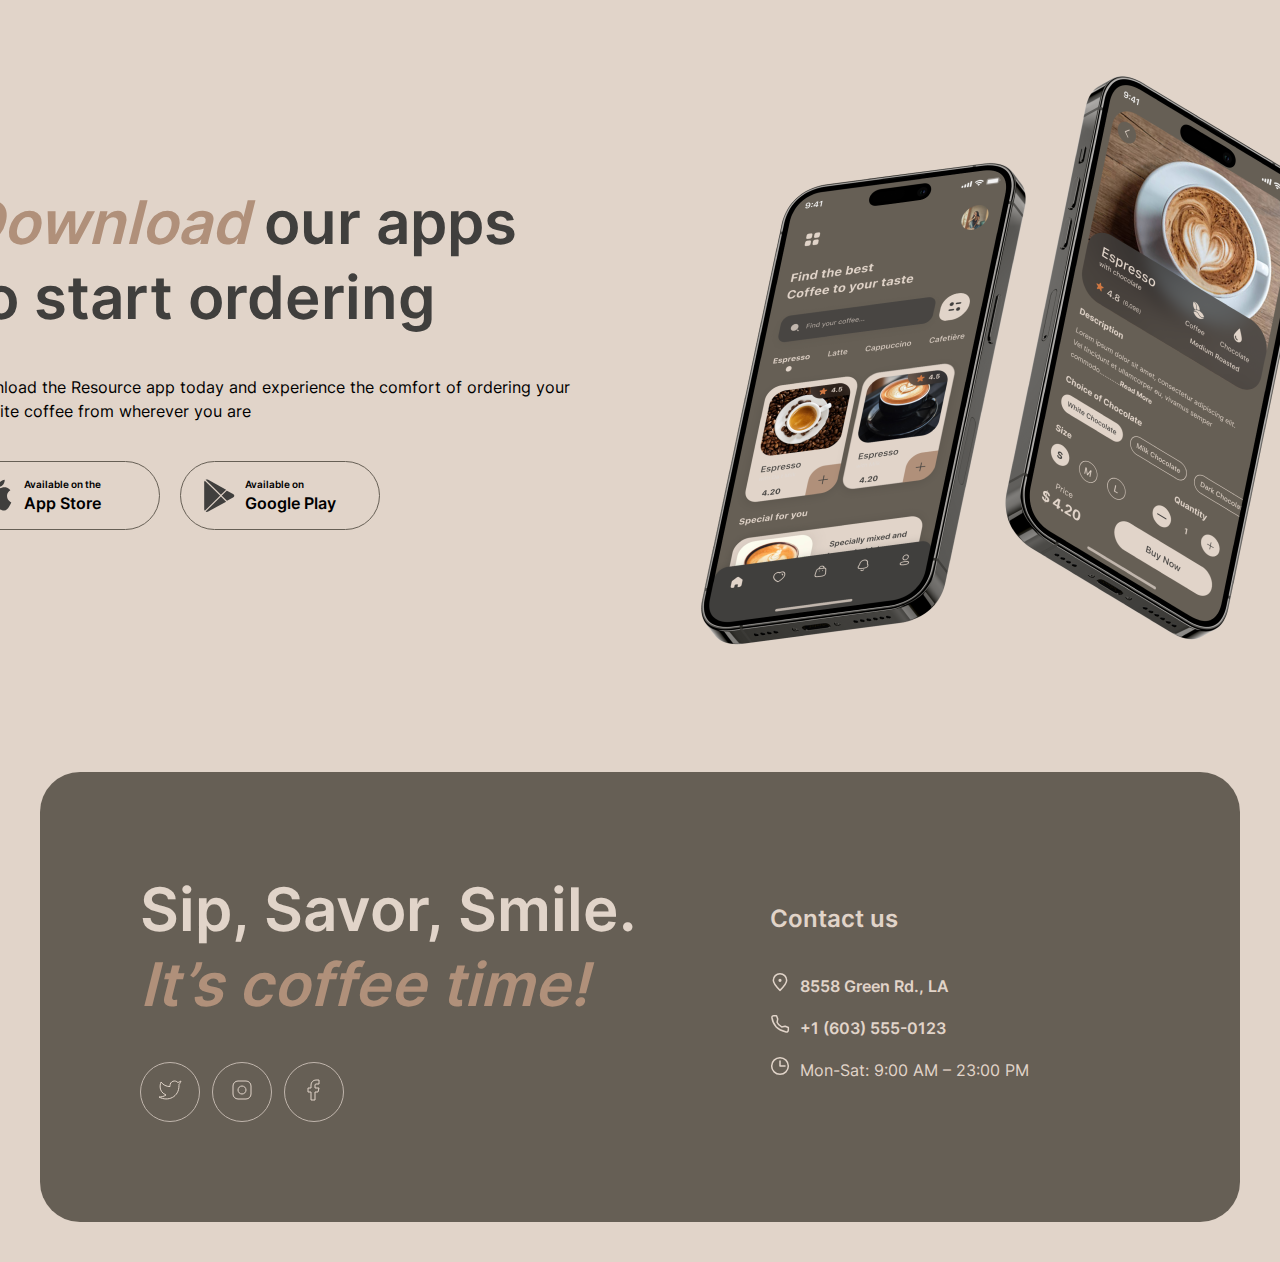
<file: coffee-house/page-home/index.html>
<!DOCTYPE html>
<html lang="en">

<head>
  <meta charset="UTF-8">
  <meta name="viewport" content="width=device-width, initial-scale=1.0">
  <link rel="icon" type="image/png" sizes="32x32" href="./assets/favicon/favicon-32x32.png">
  <link rel="icon" type="image/png" sizes="16x16" href="./assets/favicon/favicon-16x16.png">
  <link rel="icon" type="image/png" sizes="16x16" href="./assets/favicon/favicon.ico">
  <link rel="stylesheet" href="./css/normalize.css">
  <link rel="stylesheet" href="./css/style.css">
  <title>Coffee-House</title>
</head>

<body>
  <div class="container">
    <header class="header">
      <div class="logo">
        <svg width="100" height="60" viewBox="0 0 100 60" fill="none" xmlns="http://www.w3.org/2000/svg">
          <path
            d="M69 25C69 35.4934 60.4934 44 50 44C39.5066 44 31 35.4934 31 25C31 14.5066 39.5066 6 50 6C60.4934 6 69 14.5066 69 25Z"
            fill="#B0907A" />
          <path
            d="M95.6784 22.2913C95.8856 22.2732 96.0534 22.3548 96.1817 22.5364C96.326 22.7165 96.4127 22.9739 96.442 23.3086C96.4922 23.8824 96.4 24.3884 96.1652 24.8265C95.7789 25.5509 95.2359 26.1365 94.5362 26.5832C93.8524 27.0285 93.0084 27.295 92.0042 27.3829C90.4741 27.5168 89.2469 27.1664 88.3226 26.3318C87.3969 25.4812 86.8658 24.2749 86.7291 22.7129C86.6329 21.6131 86.7748 20.5727 87.1547 19.5919C87.5333 18.5951 88.1046 17.7822 88.8687 17.1532C89.6487 16.5229 90.5568 16.1623 91.5928 16.0717C92.5173 15.9908 93.2829 16.2049 93.8895 16.714C94.4948 17.2071 94.8386 17.9239 94.9209 18.8643C95.0171 19.9641 94.7016 20.9473 93.9743 21.814C93.2617 22.6633 91.9772 23.4021 90.1208 24.0303C90.5675 24.73 91.2451 25.0401 92.1537 24.9606C92.8072 24.9035 93.3279 24.7053 93.7158 24.3662C94.1197 24.0257 94.5692 23.4725 95.0643 22.7064C95.2346 22.4506 95.4393 22.3122 95.6784 22.2913ZM91.3914 18.4503C90.8016 18.5019 90.3295 18.8885 89.9751 19.6102C89.6365 20.3304 89.5098 21.1767 89.5949 22.149L89.5991 22.1968C90.5199 21.8914 91.2318 21.4918 91.7347 20.9981C92.2376 20.5044 92.4632 19.9626 92.4117 19.3729C92.3852 19.0701 92.2766 18.8386 92.0859 18.6786C91.9098 18.5013 91.6783 18.4252 91.3914 18.4503Z"
            fill="#403F3D" />
          <path
            d="M83.2976 28.1446C81.7356 28.2813 80.4779 27.9497 79.5245 27.1497C78.5857 26.3324 78.0529 25.1985 77.926 23.7481C77.813 22.457 77.969 21.303 78.394 20.2861C78.819 19.2692 79.4149 18.4622 80.1818 17.8651C80.9487 17.268 81.7784 16.9304 82.671 16.8523C83.5477 16.7756 84.2481 16.9793 84.7723 17.4635C85.311 17.9303 85.6159 18.5702 85.6871 19.383C85.7456 20.0525 85.6437 20.6316 85.3813 21.1203C85.1348 21.6076 84.7725 21.8722 84.2944 21.9141C83.9915 21.9406 83.7382 21.8904 83.5344 21.7637C83.3465 21.6356 83.2414 21.444 83.2191 21.189C83.2093 21.0774 83.2141 20.9485 83.2334 20.8023C83.2527 20.6561 83.2676 20.5504 83.278 20.4852C83.3367 20.2392 83.357 20.0125 83.3389 19.8053C83.3208 19.5981 83.2511 19.4436 83.1297 19.3418C83.0243 19.2386 82.876 19.1953 82.6847 19.2121C82.3181 19.2441 81.9901 19.4415 81.7006 19.8041C81.4097 20.1508 81.193 20.6114 81.0506 21.186C80.9081 21.7606 80.8661 22.3826 80.9247 23.0521C81.0865 24.901 81.9723 25.7551 83.5821 25.6142C84.2356 25.557 84.9181 25.2805 85.6296 24.7846C86.3556 24.2714 87.0469 23.5444 87.7034 22.6036C87.8752 22.3637 88.0806 22.2333 88.3197 22.2124C88.5269 22.1942 88.6946 22.2759 88.8229 22.4574C88.9672 22.6375 89.054 22.895 89.0832 23.2297C89.1362 23.8354 89.028 24.3427 88.7587 24.7518C88.0904 25.7418 87.2526 26.5378 86.2452 27.1399C85.2524 27.7247 84.2699 28.0596 83.2976 28.1446Z"
            fill="#403F3D" />
          <path
            d="M69.549 29.3476C68.9433 29.4006 68.485 29.1195 68.1742 28.5042C67.8794 27.8876 67.6706 26.8779 67.5479 25.4753C67.3666 23.4032 67.4892 21.4089 67.9158 19.4924C68.0188 19.0177 68.2207 18.6627 68.5213 18.4276C68.8365 18.1752 69.289 18.0232 69.8787 17.9716C70.1975 17.9437 70.4242 17.964 70.5586 18.0326C70.6931 18.1011 70.7701 18.2469 70.7897 18.4701C70.812 18.7251 70.7426 19.3094 70.5816 20.2229C70.478 20.8744 70.3993 21.4434 70.3455 21.93C70.2917 22.4165 70.2636 23.0132 70.2612 23.7201C70.6673 22.3033 71.1594 21.136 71.7376 20.2181C72.3158 19.3002 72.8997 18.6308 73.4892 18.2098C74.0947 17.7874 74.6605 17.5532 75.1865 17.5072C76.2225 17.4166 76.7858 17.8893 76.8765 18.9253C76.8946 19.1325 76.8668 19.6409 76.7931 20.4504C76.7214 21.0991 76.6925 21.5032 76.7064 21.6626C76.7552 22.2204 76.9789 22.4819 77.3773 22.4471C77.8236 22.408 78.3668 22.0072 79.0067 21.2445C79.1958 21.0191 79.4019 20.8967 79.6251 20.8772C79.8323 20.8591 80 20.9408 80.1283 21.1223C80.2712 21.2864 80.3559 21.5199 80.3824 21.8228C80.434 22.4125 80.315 22.8887 80.0255 23.2513C79.6197 23.7526 79.1285 24.1971 78.5521 24.5848C77.9903 24.9552 77.3746 25.1697 76.7052 25.2282C75.8604 25.3021 75.196 25.1434 74.7121 24.7521C74.2441 24.3594 73.978 23.7965 73.9139 23.0633C73.8929 22.8242 73.8959 22.583 73.9228 22.3397C73.9268 22.0182 73.9239 21.8016 73.9142 21.69C73.8919 21.435 73.793 21.3151 73.6177 21.3305C73.3786 21.3514 73.0836 21.6503 72.7325 22.2271C72.396 22.7865 72.0748 23.5213 71.7689 24.4314C71.4631 25.3415 71.2332 26.2932 71.0791 27.2864C70.9694 28.0509 70.8068 28.5791 70.5914 28.8709C70.3906 29.1455 70.0431 29.3044 69.549 29.3476Z"
            fill="#403F3D" />
          <path
            d="M59.2462 30.2488C58.5289 30.3116 57.9106 30.0364 57.3912 29.4233C56.8863 28.7929 56.5906 27.9836 56.5042 26.9954C56.3996 25.8 56.3838 24.7012 56.4567 23.699C56.5282 22.6809 56.6985 21.5979 56.9675 20.4501C57.085 19.958 57.2782 19.5958 57.547 19.3635C57.8157 19.1312 58.2609 18.9878 58.8826 18.9334C59.2332 18.9028 59.4772 18.9376 59.6145 19.038C59.7677 19.1371 59.8541 19.2981 59.8736 19.5213C59.8847 19.6488 59.8347 20.0868 59.7235 20.8354C59.6157 21.4391 59.5349 21.9842 59.4811 22.4707C59.3088 24.1722 59.247 25.3019 59.2958 25.8598C59.3251 26.1945 59.3859 26.4301 59.4781 26.5666C59.569 26.6871 59.7021 26.7397 59.8774 26.7244C60.1165 26.7035 60.3904 26.4386 60.6993 25.9297C61.024 25.4195 61.3431 24.6608 61.6565 23.6536C61.9859 22.6451 62.2798 21.4148 62.5382 19.9627C62.6239 19.4734 62.7852 19.114 63.0221 18.8845C63.2749 18.6535 63.6643 18.5151 64.1903 18.4691C64.5569 18.437 64.8161 18.4625 64.9679 18.5456C65.1184 18.6127 65.204 18.7658 65.2249 19.0049C65.2598 19.4034 65.1561 20.5127 64.9138 22.3327C64.646 24.412 64.533 25.6907 64.5748 26.1688C64.6013 26.4717 64.686 26.7052 64.8289 26.8694C64.9703 27.0176 65.1447 27.0827 65.3519 27.0645C65.6706 27.0366 66.0285 26.8126 66.4254 26.3924C66.8368 25.9549 67.3708 25.2657 68.0273 24.3249C68.199 24.0851 68.4044 23.9547 68.6435 23.9337C68.8507 23.9156 69.0185 23.9973 69.1468 24.1788C69.291 24.3589 69.3778 24.6163 69.4071 24.9511C69.4629 25.5886 69.3547 26.096 69.0825 26.4731C68.471 27.3779 67.7905 28.1361 67.041 28.7477C66.3074 29.358 65.4385 29.707 64.4343 29.7949C63.6693 29.8618 63.0776 29.6165 62.6594 29.0588C62.2572 28.4997 62.0093 27.6862 61.9159 26.6183C61.7398 27.7259 61.4065 28.5982 60.9162 29.2354C60.4245 29.8566 59.8678 30.1944 59.2462 30.2488Z"
            fill="#403F3D" />
          <path
            d="M57.5606 22.8796C57.7678 22.8614 57.9362 22.9511 58.0659 23.1485C58.1956 23.346 58.2744 23.6041 58.3023 23.9229C58.3692 24.688 58.1779 25.1625 57.7282 25.3463C56.8011 25.7647 55.7659 26.048 54.6225 26.1963C54.4367 27.5616 53.9332 28.6898 53.1117 29.5808C52.2888 30.4559 51.3115 30.9429 50.1799 31.0419C49.2235 31.1256 48.3824 30.9663 47.6566 30.564C46.9467 30.1603 46.383 29.5913 45.9654 28.8569C45.5478 28.1225 45.3 27.309 45.2219 26.4164C45.1159 25.205 45.2529 24.1089 45.6328 23.1281C46.0114 22.1313 46.5841 21.3343 47.351 20.7372C48.1165 20.1242 48.9933 19.7744 49.9816 19.688C51.1929 19.582 52.2022 19.9193 53.0093 20.6999C53.8309 21.4632 54.3592 22.453 54.5941 23.6691C55.339 23.5558 56.2177 23.3183 57.23 22.9567C57.3547 22.9136 57.4649 22.8879 57.5606 22.8796ZM50.1494 28.4908C50.6595 28.4462 51.0797 28.2007 51.41 27.7542C51.7563 27.3063 51.959 26.6863 52.0182 25.8941C51.4948 25.6026 51.0739 25.1977 50.7555 24.6795C50.4531 24.1599 50.2754 23.5972 50.2224 22.9916C50.2001 22.7365 50.2017 22.4794 50.2272 22.2202L50.1076 22.2307C49.4701 22.2864 48.9633 22.644 48.5873 23.3032C48.2259 23.9452 48.094 24.824 48.1916 25.9398C48.2683 26.8164 48.4942 27.4712 48.8694 27.9042C49.2605 28.3357 49.6872 28.5313 50.1494 28.4908Z"
            fill="#403F3D" />
          <path
            d="M40.3103 32.4354C39.4815 32.508 38.8272 32.3725 38.3474 32.029C37.8836 31.6841 37.6307 31.2726 37.5889 30.7944C37.5527 30.38 37.6727 30.0081 37.9491 29.6787C38.2254 29.3494 38.6584 29.1589 39.2482 29.1073C39.4554 29.0892 39.6966 29.0922 39.9717 29.1163C40.2614 29.1231 40.4787 29.1282 40.6235 29.1316C40.5713 28.7185 40.4415 28.3364 40.2341 27.9851C40.0427 27.6325 39.8048 27.3 39.5205 26.9876C39.2348 26.6592 38.9692 26.3773 38.7237 26.1418C38.3119 27.1254 37.8861 27.9497 37.4464 28.6145C37.0226 29.278 36.5482 29.9137 36.0232 30.5218C35.7614 30.8338 35.4711 31.0038 35.1523 31.0316C34.8973 31.054 34.6824 30.9844 34.5077 30.823C34.3316 30.6457 34.2316 30.4216 34.2079 30.1506C34.1801 29.8318 34.2658 29.5272 34.4653 29.2367L34.7426 28.827C35.5244 27.6664 36.1078 26.7159 36.4928 25.9756C36.7233 25.4896 36.9884 24.8481 37.288 24.0509C37.5863 23.2379 37.8745 22.4016 38.1527 21.542C38.3942 20.8142 38.9931 20.4085 39.9494 20.3248C40.3957 20.2858 40.71 20.2984 40.8923 20.3628C41.0746 20.4271 41.1734 20.547 41.1888 20.7223C41.1971 20.8179 41.1785 20.9722 41.1329 21.1849C41.0873 21.3977 41.0177 21.6126 40.9243 21.8296C40.6876 22.4285 40.5867 22.9272 40.6215 23.3257C40.6424 23.5647 40.7451 23.8208 40.9296 24.0937C41.1301 24.3653 41.4244 24.7009 41.8127 25.1006C42.3814 25.7254 42.8141 26.2657 43.111 26.7216C43.4224 27.1601 43.6025 27.6583 43.6513 28.2162C43.6652 28.3756 43.6688 28.6001 43.662 28.8898C44.4166 28.5187 45.2626 27.6335 46.2003 26.2345C46.372 25.9946 46.5774 25.8642 46.8165 25.8433C47.0237 25.8252 47.1915 25.9069 47.3198 26.0884C47.464 26.2685 47.5508 26.5259 47.5801 26.8606C47.6331 27.4663 47.5249 27.9737 47.2555 28.3827C46.545 29.4407 45.8392 30.185 45.1381 30.6158C44.4515 31.0292 43.5756 31.2985 42.5105 31.4238C41.9204 32.0215 41.187 32.3587 40.3103 32.4354Z"
            fill="#403F3D" />
          <path
            d="M36.6161 26.7357C36.8233 26.7175 36.9911 26.7992 37.1194 26.9807C37.2636 27.1608 37.3504 27.4183 37.3797 27.753C37.4355 28.3905 37.3273 28.8979 37.0551 29.2751C36.5281 30.0439 35.7492 30.7786 34.7183 31.4791C33.7034 32.1782 32.5823 32.5815 31.355 32.6888C29.6814 32.8353 28.3426 32.4947 27.3386 31.667C26.3347 30.8394 25.7637 29.6365 25.6256 28.0586C25.5294 26.9588 25.6713 25.9185 26.0512 24.9376C26.4298 23.9408 27.0011 23.1279 27.7652 22.4989C28.5452 21.8686 29.4533 21.508 30.4893 21.4174C31.4138 21.3365 32.1793 21.5506 32.786 22.0597C33.3913 22.5528 33.7351 23.2696 33.8173 24.21C33.9136 25.3098 33.5981 26.293 32.8708 27.1597C32.1581 28.009 30.8816 28.7471 29.0412 29.3739C29.5039 30.0722 30.293 30.3726 31.4088 30.275C32.126 30.2122 32.9173 29.894 33.7826 29.3204C34.6625 28.7295 35.4016 27.9983 35.9999 27.1269C36.1716 26.887 36.377 26.7566 36.6161 26.7357ZM30.2878 23.796C29.6981 23.8476 29.226 24.2342 28.8715 24.9559C28.533 25.6761 28.4063 26.5224 28.4914 27.4947L28.4955 27.5425C29.4164 27.2371 30.1283 26.8375 30.6312 26.3438C31.1341 25.8501 31.3597 25.3083 31.3081 24.7186C31.2816 24.4158 31.1731 24.1843 30.9824 24.0243C30.8063 23.847 30.5747 23.7709 30.2878 23.796Z"
            fill="#403F3D" />
          <path
            d="M27.6906 27.5167C27.8978 27.4986 28.0656 27.5803 28.1939 27.7618C28.3382 27.9419 28.4249 28.1993 28.4542 28.5341C28.5086 29.1557 28.4004 29.6631 28.1296 30.0561C27.4454 31.0476 26.7351 31.8324 25.9987 32.4108C25.261 32.9733 24.3581 33.3012 23.2902 33.3946C22.2541 33.4853 21.3451 33.2837 20.5631 32.79C19.797 32.2949 19.028 31.3985 18.256 30.1009C17.6351 29.063 17.151 28.3023 16.8035 27.8188C16.4547 27.3193 16.119 26.9712 15.7967 26.7745C15.4903 26.5765 15.1198 26.4724 14.6852 26.4622C14.6508 26.8025 14.5595 27.8705 14.4114 29.6663C14.3537 30.4744 14.3165 30.9675 14.3 31.1456C14.2256 32.1319 13.9724 32.9089 13.5402 33.4767C13.1067 34.0286 12.4038 34.3471 11.4315 34.4321C10.3636 34.5256 9.38799 34.2977 8.50477 33.7486C7.63609 33.1822 6.9298 32.3606 6.38589 31.2839C5.84059 30.1913 5.50518 28.9277 5.37968 27.4932C5.1454 24.8154 5.40544 22.4638 6.15978 20.4383C6.93006 18.4115 8.10738 16.8148 9.69174 15.6483C11.2906 14.4644 13.1899 13.7763 15.3895 13.5838C16.9196 13.45 18.223 13.5688 19.2994 13.9404C20.3759 14.312 21.1968 14.8826 21.762 15.6523C22.3432 16.4206 22.6784 17.3148 22.7676 18.3349C22.8457 19.2275 22.7073 20.1229 22.3522 21.0213C22.0117 21.9023 21.4476 22.7066 20.66 23.434C19.8724 24.1614 18.8869 24.7375 17.7034 25.1622C18.4866 25.3025 19.1057 25.5856 19.5605 26.0116C20.0154 26.4376 20.4891 27.0787 20.9816 27.9351C21.5115 28.8524 22.0112 29.5153 22.4806 29.924C22.966 30.3312 23.4955 30.5098 24.0693 30.4596C24.5794 30.4149 25.0509 30.205 25.4838 29.8299C25.9154 29.4388 26.4456 28.7981 27.0744 27.9079C27.2461 27.6681 27.4515 27.5377 27.6906 27.5167ZM11.3837 26.727C10.8418 26.7744 10.4561 26.6797 10.2266 26.4428C10.013 26.2045 9.89225 25.9259 9.86436 25.6071C9.8309 25.2246 9.92394 24.9113 10.1435 24.6672C10.379 24.4218 10.6562 24.2851 10.9749 24.2572L11.5727 24.2049C11.691 22.6206 11.8123 21.2528 11.9364 20.1016C12.053 19.0474 12.6771 18.4708 13.8088 18.3718C14.7173 18.2923 15.2071 18.659 15.2782 19.4719C15.2936 19.6473 15.2975 19.7835 15.2899 19.8805L14.9199 23.9121C15.7764 23.789 16.5393 23.5134 17.2085 23.0855C17.8937 22.6561 18.4149 22.0966 18.7722 21.4068C19.1454 20.7156 19.2957 19.9556 19.2232 19.1268C19.1353 18.1226 18.7236 17.3636 17.988 16.8498C17.2524 16.3359 16.2232 16.1369 14.9002 16.2526C13.3382 16.3893 12.0016 16.8997 10.8904 17.7839C9.79381 18.6508 8.98568 19.8779 8.46605 21.4653C7.94503 23.0366 7.78003 24.9142 7.97108 27.0978C8.06033 28.1179 8.24063 28.9855 8.51198 29.7006C8.78334 30.4157 9.08648 30.9432 9.42139 31.2834C9.75631 31.6235 10.0592 31.7817 10.3302 31.7579C10.5374 31.7398 10.6957 31.6216 10.8051 31.4032C10.9304 31.1834 11.0127 30.839 11.052 30.3698L11.3837 26.727Z"
            fill="#403F3D" />
          <path
            d="M78.4023 54.0001V48.1819H82.1864V49.0654H79.4563V50.645H81.9904V51.5285H79.4563V53.1165H82.2092V54.0001H78.4023Z"
            fill="#403F3D" />
          <path
            d="M75.9698 49.7813C75.9433 49.5332 75.8316 49.34 75.6346 49.2017C75.4395 49.0635 75.1857 48.9943 74.8732 48.9943C74.6535 48.9943 74.4651 49.0275 74.3079 49.0938C74.1507 49.1601 74.0304 49.25 73.9471 49.3637C73.8638 49.4773 73.8211 49.607 73.8192 49.7529C73.8192 49.8741 73.8467 49.9792 73.9016 50.0682C73.9585 50.1572 74.0352 50.233 74.1317 50.2955C74.2283 50.3561 74.3353 50.4072 74.4528 50.4489C74.5702 50.4906 74.6886 50.5256 74.8079 50.554L75.3533 50.6904C75.573 50.7415 75.7842 50.8106 75.9869 50.8977C76.1914 50.9849 76.3742 51.0947 76.5352 51.2273C76.698 51.3599 76.8268 51.5199 76.9215 51.7074C77.0162 51.8949 77.0636 52.1146 77.0636 52.3665C77.0636 52.7074 76.9764 53.0076 76.8022 53.2671C76.628 53.5246 76.3761 53.7263 76.0465 53.8722C75.7189 54.0161 75.3221 54.0881 74.8562 54.0881C74.4035 54.0881 74.0105 54.018 73.6772 53.8779C73.3458 53.7377 73.0863 53.5332 72.8988 53.2642C72.7132 52.9953 72.6128 52.6676 72.5977 52.2813H73.6346C73.6497 52.4839 73.7122 52.6525 73.8221 52.787C73.9319 52.9214 74.0749 53.0218 74.2511 53.0881C74.4291 53.1544 74.628 53.1875 74.8477 53.1875C75.0768 53.1875 75.2776 53.1534 75.4499 53.0852C75.6242 53.0152 75.7605 52.9186 75.859 52.7955C75.9575 52.6705 76.0077 52.5246 76.0096 52.358C76.0077 52.2065 75.9632 52.0815 75.8761 51.983C75.7889 51.8826 75.6668 51.7993 75.5096 51.733C75.3543 51.6648 75.1725 51.6042 74.9641 51.5512L74.3022 51.3807C73.823 51.2576 73.4442 51.071 73.1658 50.821C72.8893 50.5692 72.7511 50.2349 72.7511 49.8182C72.7511 49.4754 72.8439 49.1752 73.0295 48.9176C73.217 48.6601 73.4717 48.4602 73.7937 48.3182C74.1156 48.1743 74.4802 48.1023 74.8874 48.1023C75.3003 48.1023 75.6621 48.1743 75.9727 48.3182C76.2852 48.4602 76.5304 48.6582 76.7085 48.912C76.8865 49.1638 76.9783 49.4536 76.984 49.7813H75.9698Z"
            fill="#403F3D" />
          <path
            d="M70.2086 48.1819H71.2626V51.983C71.2626 52.3997 71.1641 52.7662 70.9672 53.0825C70.7721 53.3987 70.4975 53.6459 70.1433 53.8239C69.7891 54.0001 69.3753 54.0881 68.9018 54.0881C68.4264 54.0881 68.0117 54.0001 67.6575 53.8239C67.3033 53.6459 67.0287 53.3987 66.8336 53.0825C66.6386 52.7662 66.541 52.3997 66.541 51.983V48.1819H67.595V51.895C67.595 52.1374 67.648 52.3533 67.7541 52.5427C67.862 52.7321 68.0136 52.8807 68.2086 52.9887C68.4037 53.0948 68.6348 53.1478 68.9018 53.1478C69.1689 53.1478 69.3999 53.0948 69.595 52.9887C69.792 52.8807 69.9435 52.7321 70.0495 52.5427C70.1556 52.3533 70.2086 52.1374 70.2086 51.895V48.1819Z"
            fill="#403F3D" />
          <path
            d="M65.1435 51.0909C65.1435 51.7178 65.026 52.2548 64.7912 52.7017C64.5582 53.1468 64.2401 53.4877 63.8366 53.7245C63.4351 53.9612 62.9796 54.0796 62.4702 54.0796C61.9607 54.0796 61.5043 53.9612 61.1009 53.7245C60.6993 53.4858 60.3812 53.144 60.1463 52.6989C59.9134 52.2519 59.7969 51.7159 59.7969 51.0909C59.7969 50.464 59.9134 49.9281 60.1463 49.483C60.3812 49.036 60.6993 48.6942 61.1009 48.4574C61.5043 48.2207 61.9607 48.1023 62.4702 48.1023C62.9796 48.1023 63.4351 48.2207 63.8366 48.4574C64.2401 48.6942 64.5582 49.036 64.7912 49.483C65.026 49.9281 65.1435 50.464 65.1435 51.0909ZM64.0838 51.0909C64.0838 50.6496 64.0147 50.2775 63.8764 49.9745C63.7401 49.6695 63.5507 49.4394 63.3082 49.2841C63.0658 49.1269 62.7865 49.0483 62.4702 49.0483C62.1539 49.0483 61.8745 49.1269 61.6321 49.2841C61.3897 49.4394 61.1993 49.6695 61.0611 49.9745C60.9247 50.2775 60.8565 50.6496 60.8565 51.0909C60.8565 51.5322 60.9247 51.9053 61.0611 52.2102C61.1993 52.5133 61.3897 52.7434 61.6321 52.9006C61.8745 53.0559 62.1539 53.1335 62.4702 53.1335C62.7865 53.1335 63.0658 53.0559 63.3082 52.9006C63.5507 52.7434 63.7401 52.5133 63.8764 52.2102C64.0147 51.9053 64.0838 51.5322 64.0838 51.0909Z"
            fill="#403F3D" />
          <path
            d="M53.5918 54.0001V48.1819H54.6458V50.645H57.3418V48.1819H58.3986V54.0001H57.3418V51.5285H54.6458V54.0001H53.5918Z"
            fill="#403F3D" />
          <path
            d="M45.9492 54.0001V48.1819H49.7333V49.0654H47.0032V50.645H49.5373V51.5285H47.0032V53.1165H49.756V54.0001H45.9492Z"
            fill="#403F3D" />
          <path
            d="M40.6895 54.0001V48.1819H44.4735V49.0654H41.7434V50.645H44.2775V51.5285H41.7434V53.1165H44.4963V54.0001H40.6895Z"
            fill="#403F3D" />
          <path d="M35.6016 54.0001V48.1819H39.3288V49.0654H36.6555V50.645H39.0732V51.5285H36.6555V54.0001H35.6016Z"
            fill="#403F3D" />
          <path d="M30.5137 54.0001V48.1819H34.2409V49.0654H31.5676V50.645H33.9853V51.5285H31.5676V54.0001H30.5137Z"
            fill="#403F3D" />
          <path
            d="M29.1181 51.0909C29.1181 51.7178 29.0007 52.2548 28.7658 52.7017C28.5328 53.1468 28.2147 53.4877 27.8113 53.7245C27.4097 53.9612 26.9542 54.0796 26.4448 54.0796C25.9353 54.0796 25.4789 53.9612 25.0755 53.7245C24.6739 53.4858 24.3558 53.144 24.1209 52.6989C23.888 52.2519 23.7715 51.7159 23.7715 51.0909C23.7715 50.464 23.888 49.9281 24.1209 49.483C24.3558 49.036 24.6739 48.6942 25.0755 48.4574C25.4789 48.2207 25.9353 48.1023 26.4448 48.1023C26.9542 48.1023 27.4097 48.2207 27.8113 48.4574C28.2147 48.6942 28.5328 49.036 28.7658 49.483C29.0007 49.9281 29.1181 50.464 29.1181 51.0909ZM28.0584 51.0909C28.0584 50.6496 27.9893 50.2775 27.851 49.9745C27.7147 49.6695 27.5253 49.4394 27.2828 49.2841C27.0404 49.1269 26.7611 49.0483 26.4448 49.0483C26.1285 49.0483 25.8491 49.1269 25.6067 49.2841C25.3643 49.4394 25.1739 49.6695 25.0357 49.9745C24.8993 50.2775 24.8311 50.6496 24.8311 51.0909C24.8311 51.5322 24.8993 51.9053 25.0357 52.2102C25.1739 52.5133 25.3643 52.7434 25.6067 52.9006C25.8491 53.0559 26.1285 53.1335 26.4448 53.1335C26.7611 53.1335 27.0404 53.0559 27.2828 52.9006C27.5253 52.7434 27.7147 52.5133 27.851 52.2102C27.9893 51.9053 28.0584 51.5322 28.0584 51.0909Z"
            fill="#403F3D" />
          <path
            d="M22.5536 50.1449H21.4911C21.4608 49.9707 21.4049 49.8163 21.3235 49.6818C21.2421 49.5455 21.1407 49.4299 21.0195 49.3352C20.8983 49.2406 20.7601 49.1695 20.6048 49.1222C20.4513 49.0729 20.2856 49.0483 20.1076 49.0483C19.7913 49.0483 19.511 49.1279 19.2667 49.287C19.0224 49.4442 18.8311 49.6752 18.6928 49.9801C18.5546 50.2832 18.4854 50.6534 18.4854 51.0909C18.4854 51.536 18.5546 51.911 18.6928 52.2159C18.833 52.519 19.0243 52.7481 19.2667 52.9034C19.511 53.0568 19.7904 53.1335 20.1048 53.1335C20.279 53.1335 20.4419 53.1108 20.5934 53.0654C20.7468 53.018 20.8841 52.9489 21.0053 52.858C21.1284 52.7671 21.2317 52.6553 21.315 52.5227C21.4002 52.3902 21.4589 52.2387 21.4911 52.0682L22.5536 52.0739C22.5138 52.3504 22.4277 52.6099 22.2951 52.8523C22.1644 53.0947 21.993 53.3087 21.7809 53.4943C21.5688 53.6781 21.3207 53.822 21.0366 53.9262C20.7525 54.0284 20.4371 54.0796 20.0906 54.0796C19.5792 54.0796 19.1228 53.9612 18.7212 53.7245C18.3197 53.4877 18.0034 53.1459 17.7724 52.6989C17.5413 52.2519 17.4258 51.7159 17.4258 51.0909C17.4258 50.464 17.5423 49.9281 17.7752 49.483C18.0082 49.036 18.3254 48.6942 18.7269 48.4574C19.1284 48.2207 19.583 48.1023 20.0906 48.1023C20.4144 48.1023 20.7156 48.1477 20.994 48.2387C21.2724 48.3296 21.5205 48.4631 21.7383 48.6392C21.9561 48.8135 22.1351 49.0275 22.2752 49.2813C22.4173 49.5332 22.5101 49.821 22.5536 50.1449Z"
            fill="#403F3D" />
        </svg>
      </div>
      <nav class="nav__menu">
        <ul class="nav__menu_list">
          <li class="nav__menu_item underline">Favorite coffee</li>
          <li class="nav__menu_item underline">About</li>
          <li class="nav__menu_item underline">Mobile app</li>
          <li class="nav__menu_item underline">Contact us</li>
        </ul>
      </nav>
      <div class="button__menu underline">
        <button class="menu">
          <span class="btn__menu-name">Menu</span>
          <span class="btn__menu_icon">
            <svg width="20" height="20" viewBox="0 0 20 20" fill="none">
              <path
                d="M14.167 9.76667V11.6667C14.167 14.8883 11.5553 17.5 8.33366 17.5C5.112 17.5 2.50033 14.8883 2.50033 11.6667V9.76667C2.50033 9.4353 2.76896 9.16667 3.10033 9.16667H13.567C13.8984 9.16667 14.167 9.4353 14.167 9.76667Z"
                stroke="#403F3D" stroke-width="1.5" stroke-linecap="round" stroke-linejoin="round" />
              <path
                d="M10.0003 7.50008C10.0003 6.66675 10.5956 5.83341 11.786 5.83341V5.83341C13.101 5.83341 14.167 4.76743 14.167 3.45246V2.91675"
                stroke="#403F3D" stroke-width="1.5" stroke-linecap="round" stroke-linejoin="round" />
              <path
                d="M6.66634 7.5V7.08333C6.66634 5.70262 7.78563 4.58333 9.16634 4.58333V4.58333C10.0868 4.58333 10.833 3.83714 10.833 2.91667V2.5"
                stroke="#403F3D" stroke-width="1.5" stroke-linecap="round" stroke-linejoin="round" />
              <path
                d="M13.333 9.16675H15.4163C16.5669 9.16675 17.4997 10.0995 17.4997 11.2501C17.4997 12.4007 16.5669 13.3334 15.4163 13.3334H14.1663"
                stroke="#403F3D" stroke-width="1.5" stroke-linecap="round" stroke-linejoin="round" />
            </svg>
          </span>
        </button>
      </div>
    </header>

    <main class="main">
      <section class="enjoy">
        <div class="title__wrapper">
          <h1 class="title">
            <span class="text__italic">Enjoy</span> premium coffee at our
            charming cafe
          </h1>
          <p class="subtitle">
            With its inviting atmosphere and delicious coffee options, the
            Coffee House Resource is a popular destination for coffee lovers
            and those seeking a warm and inviting space to enjoy their
            favorite beverage.
          </p>
          <button class="enjoy__button menu">
            <span class="enjoy__button-menu">Menu</span>
            <span class="enjoy__button-icon">
              <svg width="20" height="20" viewBox="0 0 20 20" fill="none">
                <path
                  d="M14.167 9.76667V11.6667C14.167 14.8883 11.5553 17.5 8.33366 17.5C5.112 17.5 2.50033 14.8883 2.50033 11.6667V9.76667C2.50033 9.4353 2.76896 9.16667 3.10033 9.16667H13.567C13.8984 9.16667 14.167 9.4353 14.167 9.76667Z"
                  stroke="#403F3D" stroke-width="1.5" stroke-linecap="round" stroke-linejoin="round" />
                <path
                  d="M10.0003 7.50008C10.0003 6.66675 10.5956 5.83341 11.786 5.83341V5.83341C13.101 5.83341 14.167 4.76743 14.167 3.45246V2.91675"
                  stroke="#403F3D" stroke-width="1.5" stroke-linecap="round" stroke-linejoin="round" />
                <path
                  d="M6.66634 7.5V7.08333C6.66634 5.70262 7.78563 4.58333 9.16634 4.58333V4.58333C10.0868 4.58333 10.833 3.83714 10.833 2.91667V2.5"
                  stroke="#403F3D" stroke-width="1.5" stroke-linecap="round" stroke-linejoin="round" />
                <path
                  d="M13.333 9.16675H15.4163C16.5669 9.16675 17.4997 10.0995 17.4997 11.2501C17.4997 12.4007 16.5669 13.3334 15.4163 13.3334H14.1663"
                  stroke="#403F3D" stroke-width="1.5" stroke-linecap="round" stroke-linejoin="round" />
              </svg>
            </span>
          </button>
        </div>
      </section>

      <section class="favourites__coffee">
        <div class="favourites__coffee-wrapper">
          <h2 class="title__h2">
            Choose your <span class="text__italic">favorite</span> coffee
          </h2>
          <div class="slider">
            <button class="slider__btn slider__btn-right">
              <svg class="btn-icon" width="24" height="24" viewBox="0 0 24 24" fill="">
                <path d="M18.5 12H6M6 12L12 6M6 12L12 18" stroke="" stroke-linecap="round" stroke-linejoin="round" />
              </svg>
            </button>
            <div class="slider__content">
              <div class="slider__content-images">
                <img src="./assets/img_slider/coffee-slider-1.png" alt="S’mores Frappuccino">
              </div>
              <div class="slider__content-description">
                <div class="contemt__description-title">
                  S’mores Frappuccino
                </div>
                <div class="content__description-subtitle">
                  This new drink takes an espresso and mixes it with brown
                  sugar and cinnamon before being topped with oat milk.
                </div>
                <div class="content__description-price">$5.50</div>
              </div>
            </div>
            <button class="slider__btn slider__btn-left">
              <svg class="btn-icon" width="24" height="24" viewBox="0 0 24 24">
                <path d="M6 12H18.5M18.5 12L12.5 6M18.5 12L12.5 18" stroke-linecap="round" stroke-linejoin="round" />
              </svg>
            </button>
          </div>
          <div class="slider__controls">
            <button class="slider__controls-btn"></button>
            <button class="slider__controls-btn slider__controls-inactive"></button>
            <button class="slider__controls-btn slider__controls-inactive"></button>
          </div>
        </div>
      </section>

      <section class="about">
        <div class="about__wrapper">
          <div class="about__title">
            <h2 class="title__h2">
              Resource is
              <span class="text__italic">the perfect and cozy place</span>
              where you can enjoy a variety of hot beverages, relax, catch up
              with friends, or get some work done.
            </h2>
          </div>

          <div class="about__wrappper-column">
            <div class="column__left">
              <div class="column__img-big">
                <img class="about__img" src="./assets/img_about/about-1.jpg" alt="about-1">
              </div>
              <div class="column__img-small">
                <img class="about__img about__img-small" src="./assets/img_about/about-2.jpg" alt="about-2">
              </div>
            </div>

            <div class="column__right">
              <div class="column__img-small">
                <img class="about__img about__img-small" src="./assets/img_about/about-3.jpg" alt="about-3">
              </div>
              <div class="column__img-big">
                <img class="about__img" src="./assets/img_about/about-4.jpg" alt="about-4">
              </div>
            </div>
          </div>
        </div>
      </section>

      <section class="mobile__app">
        <div class="mobile__app-wrapper">
          <div class="container__offer">
            <div class="offer">
              <div class="offer__title">
                <h2 class="title__h2">
                  <span class="text__italic"> Download</span> our apps to
                  start ordering
                </h2>
              </div>
              <p class="offer__subtitle">
                Download the Resource app today and experience the comfort of
                ordering your favorite coffee from wherever you are
              </p>
              <button class="available__download available__download-appstore">
                <svg class="color__change-btn" width="47" height="47" viewBox="0 0 36 36">
                  <path
                    d="M26.7063 18.6307C26.6694 14.6324 30.0641 12.6872 30.2193 12.5966C28.2967 9.86366 25.3169 9.49026 24.2697 9.46048C21.767 9.20369 19.3393 10.9206 18.0644 10.9206C16.764 10.9206 14.8008 9.48529 12.6848 9.52747C9.96196 9.56841 7.41468 11.1055 6.01762 13.4923C3.13444 18.359 5.28474 25.5108 8.04705 29.4446C9.42884 31.3712 11.0435 33.5223 13.1569 33.4466C15.2245 33.3635 15.9968 32.1614 18.4919 32.1614C20.9641 32.1614 21.6893 33.4466 23.8447 33.3983C26.0637 33.3635 27.4608 31.463 28.7942 29.519C30.3911 27.3108 31.0323 25.1362 31.0578 25.0245C31.0056 25.0071 26.7483 23.4229 26.7063 18.6307Z" />
                  <path
                    d="M22.6347 6.87268C23.7468 5.51675 24.5076 3.67205 24.2964 1.80005C22.6869 1.86952 20.674 2.88554 19.5149 4.21169C18.4893 5.38029 17.5732 7.29571 17.8099 9.097C19.6179 9.2285 21.4743 8.20752 22.6347 6.87268Z" />
                </svg>
                <span class="description__btn">
                  <span class="description__btn-title">Available on the</span>
                  <span class="description__btn-subtitle">App Store</span>
                </span>
              </button>
              <button class="available__download available__download-googleplay">
                <svg class="color__change-btn" width="47" height="47" viewBox="0 0 36 36">
                  <path
                    d="M3.7558 3.20309C3.39335 3.57302 3.18359 4.14896 3.18359 4.89483V31.4995C3.18359 32.2454 3.39335 32.8213 3.7558 33.1913L3.84525 33.2725L19.1359 18.3701V18.0182L3.84525 3.11587L3.7558 3.20309Z" />
                  <path
                    d="M26.0776 23.34L20.9863 18.3701V18.0182L26.0837 13.0482L26.1979 13.1129L32.2345 16.4618C33.9573 17.4122 33.9573 18.9761 32.2345 19.9325L26.1979 23.2754L26.0776 23.34Z" />
                  <path
                    d="M25.2733 24.2008L20.0617 19.1196L4.68164 34.1167C5.25384 34.7031 6.18695 34.7738 7.24807 34.1873L25.2733 24.2008Z" />
                  <path
                    d="M25.2733 12.1876L7.24807 2.20103C6.18695 1.62058 5.25384 1.69125 4.68164 2.27772L20.0617 17.2688L25.2733 12.1876Z" />
                </svg>
                <span class="description__btn">
                  <span class="description__btn-title">Available on</span>
                  <span class="description__btn-subtitle">Google Play</span>
                </span>
              </button>
            </div>
          </div>
          <div class="mobile-screens">
            <img src="./assets/mobile-screens/mobile-screens.png" alt="mobile-screens">
          </div>
        </div>
      </section>

      <footer class="footer">
        <div class="footer__wrapper">
          <div class="footer__inner">
            <h2 class="title__h2 title__h2-footer">
              Sip, Savor, Smile.
              <span class="text__italic">It’s coffee time!</span>
            </h2>
            <div class="footer__socials">
              <button class="twitter social__btn">
                <svg class="social__icon" width="24" height="24" viewBox="0 0 24 24" fill="none">
                  <path
                    d="M23 3.01006C23 3.01006 20.9821 4.20217 19.86 4.54006C19.2577 3.84757 18.4573 3.35675 17.567 3.13398C16.6767 2.91122 15.7395 2.96725 14.8821 3.29451C14.0247 3.62177 13.2884 4.20446 12.773 4.96377C12.2575 5.72309 11.9877 6.62239 12 7.54006V8.54006C10.2426 8.58562 8.50127 8.19587 6.93101 7.4055C5.36074 6.61513 4.01032 5.44869 3 4.01006C3 4.01006 -1 13.0101 8 17.0101C5.94053 18.408 3.48716 19.109 1 19.0101C10 24.0101 21 19.0101 21 7.51006C20.9991 7.23151 20.9723 6.95365 20.92 6.68006C21.9406 5.67355 23 3.01006 23 3.01006Z" />
                </svg>
              </button>
              <button class="instagram social__btn">
                <svg class="social__icon" width="24" height="24" viewBox="0 0 24 24" fill="none">
                  <path
                    d="M12 16C14.2091 16 16 14.2091 16 12C16 9.79086 14.2091 8 12 8C9.79086 8 8 9.79086 8 12C8 14.2091 9.79086 16 12 16Z" />
                  <path
                    d="M3 16V8C3 5.23858 5.23858 3 8 3H16C18.7614 3 21 5.23858 21 8V16C21 18.7614 18.7614 21 16 21H8C5.23858 21 3 18.7614 3 16Z" />
                  <path d="M17.5 6.51L17.51 6.49889" />
                </svg>
              </button>
              <button class="facebook social__btn">
                <svg class="social__icon" width="24" height="24" viewBox="0 0 24 24" fill="none">
                  <path
                    d="M17 2H14C12.6739 2 11.4021 2.52678 10.4645 3.46447C9.52678 4.40215 9 5.67392 9 7V10H6V14H9V22H13V14H16L17 10H13V7C13 6.73478 13.1054 6.48043 13.2929 6.29289C13.4804 6.10536 13.7348 6 14 6H17V2Z" />
                </svg>
              </button>
            </div>
          </div>


          <div class="footer__contact">
            <div class="contact__info">
              <h3 class="contact__info-title">Contact us</h3>
              <ul class="contact__list">
                <li class="location contact__list-item underline__contact">
                  <svg class="contact__icon" width="20" height="20" viewBox="0 0 20 20" fill="none">
                    <path
                      d="M16.6663 8.33329C16.6663 12.0152 9.99967 18.3333 9.99967 18.3333C9.99967 18.3333 3.33301 12.0152 3.33301 8.33329C3.33301 4.65139 6.31778 1.66663 9.99967 1.66663C13.6816 1.66663 16.6663 4.65139 16.6663 8.33329Z"
                      stroke="#E1D4C9" stroke-width="1.5" />
                    <path
                      d="M10.0003 9.16667C10.4606 9.16667 10.8337 8.79357 10.8337 8.33333C10.8337 7.8731 10.4606 7.5 10.0003 7.5C9.54009 7.5 9.16699 7.8731 9.16699 8.33333C9.16699 8.79357 9.54009 9.16667 10.0003 9.16667Z"
                      fill="#E1D4C9" stroke="#E1D4C9" stroke-width="1.5" stroke-linecap="round"
                      stroke-linejoin="round" />
                  </svg>
                  <a class="contact__link "
                    href="https://www.google.com/maps/search/8558+Green+Rd,+%D0%9C%D0%B0%D1%83%D0%BD%D1%82%D0%B2%D0%B8%D0%BB%D0%BB,+Lancaster+County,+%D0%9F%D0%B5%D0%BD%D1%81%D0%B8%D0%BB%D1%8C%D0%B2%D0%B0%D0%BD%D0%B8%D1%8F,+%D0%A1%D0%A8%D0%90/@40.0412675,-76.4432731,15z/data=!3m1!4b1?entry=ttu">
                    8558 Green Rd., LA</a>
                </li>
                <li class="telephone contact__list-item underline__contact ">
                  <svg class="contact__icon" width="20" height="20" viewBox="0 0 20 20" fill="none">
                    <path
                      d="M15.0984 12.2516L11.6665 12.9166C9.34845 11.7531 7.91654 10.4166 7.08321 8.33329L7.72483 4.89154L6.51197 1.66663L3.72946 1.66663C2.60191 1.66663 1.71466 2.59958 1.90108 3.71161C2.29888 6.08454 3.37231 10.0391 6.24987 12.9166C9.27338 15.9401 13.5661 17.3318 16.1378 17.9288C17.299 18.1983 18.3332 17.2908 18.3332 16.0988L18.3332 13.4843L15.0984 12.2516Z"
                      stroke="#E1D4C9" stroke-width="1.5" stroke-linecap="round" stroke-linejoin="round" />
                  </svg>
                  <a class="contact__link" href="tel:+1(603)555-0123"> +1 (603) 555-0123</a>
                </li>
                <li class="time contact__list-item">
                  <svg class="contact__icon" width="20" height="20" viewBox="0 0 20 20" fill="none">
                    <g clip-path="url(#clip0_217_1736)">
                      <path d="M10 5L10 10L15 10" stroke="#E1D4C9" stroke-width="1.5" stroke-linecap="round"
                        stroke-linejoin="round" />
                      <path
                        d="M10.0003 18.3333C14.6027 18.3333 18.3337 14.6023 18.3337 9.99996C18.3337 5.39759 14.6027 1.66663 10.0003 1.66663C5.39795 1.66663 1.66699 5.39759 1.66699 9.99996C1.66699 14.6023 5.39795 18.3333 10.0003 18.3333Z"
                        stroke="#E1D4C9" stroke-width="1.5" stroke-linecap="round" stroke-linejoin="round" />
                    </g>
                    <defs>
                      <clipPath id="clip0_217_1736">
                        <rect width="20" height="20" fill="white" />
                      </clipPath>
                    </defs>
                  </svg>
                  <span class="clock">Mon-Sat: 9:00 AM – 23:00 PM</span>
                </li>
              </ul>
            </div>
          </div>
        </div>
      </footer>
    </main>
  </div>
</body>

</html>
</file>
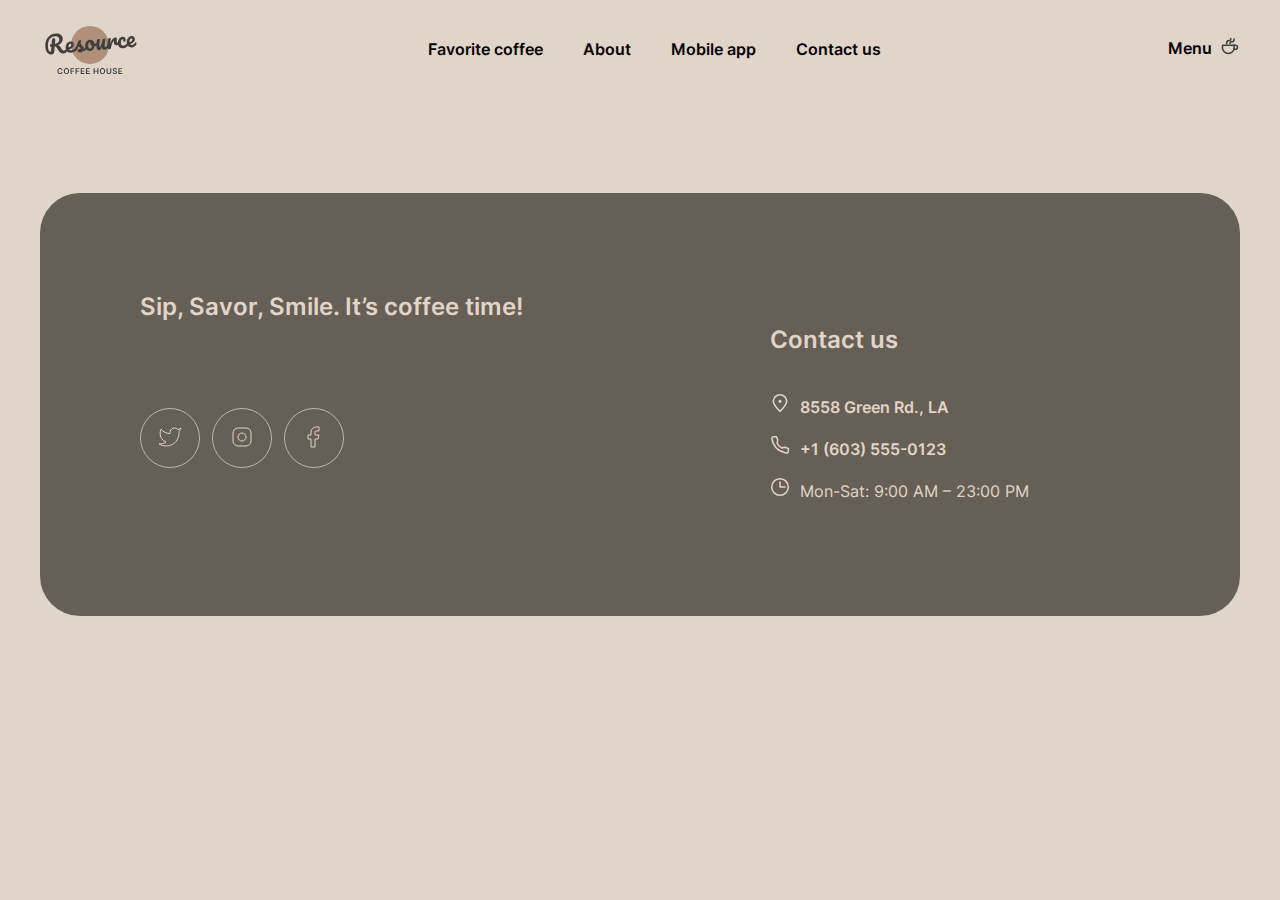
<file: coffee-house/pages/menu/index.html>
<!DOCTYPE html>
<html lang="en">

<head>
    <meta charset="UTF-8">
    <meta name="viewport" content="width=device-width, initial-scale=1.0">
    <link rel="icon" type="image/png" sizes="32x32" href="../../assets/favicon/favicon-32x32.png">
    <link rel="icon" type="image/png" sizes="16x16" href="../../assets/favicon/favicon-16x16.png">
    <link rel="icon" type="image/png" sizes="16x16" href="../../assets/favicon/favicon.ico">
    <link rel="stylesheet" href="../home/css/normalize.css">
    <link rel="stylesheet" href="./css/style.css">
    <title>Coffee-House</title>
</head>

<body>
    <div class="container"> 
    <header class="header">
      <div class="logo">
        <svg width="100" height="60" viewBox="0 0 100 60" fill="none" xmlns="http://www.w3.org/2000/svg">
          <path
            d="M69 25C69 35.4934 60.4934 44 50 44C39.5066 44 31 35.4934 31 25C31 14.5066 39.5066 6 50 6C60.4934 6 69 14.5066 69 25Z"
            fill="#B0907A" />
          <path
            d="M95.6784 22.2913C95.8856 22.2732 96.0534 22.3548 96.1817 22.5364C96.326 22.7165 96.4127 22.9739 96.442 23.3086C96.4922 23.8824 96.4 24.3884 96.1652 24.8265C95.7789 25.5509 95.2359 26.1365 94.5362 26.5832C93.8524 27.0285 93.0084 27.295 92.0042 27.3829C90.4741 27.5168 89.2469 27.1664 88.3226 26.3318C87.3969 25.4812 86.8658 24.2749 86.7291 22.7129C86.6329 21.6131 86.7748 20.5727 87.1547 19.5919C87.5333 18.5951 88.1046 17.7822 88.8687 17.1532C89.6487 16.5229 90.5568 16.1623 91.5928 16.0717C92.5173 15.9908 93.2829 16.2049 93.8895 16.714C94.4948 17.2071 94.8386 17.9239 94.9209 18.8643C95.0171 19.9641 94.7016 20.9473 93.9743 21.814C93.2617 22.6633 91.9772 23.4021 90.1208 24.0303C90.5675 24.73 91.2451 25.0401 92.1537 24.9606C92.8072 24.9035 93.3279 24.7053 93.7158 24.3662C94.1197 24.0257 94.5692 23.4725 95.0643 22.7064C95.2346 22.4506 95.4393 22.3122 95.6784 22.2913ZM91.3914 18.4503C90.8016 18.5019 90.3295 18.8885 89.9751 19.6102C89.6365 20.3304 89.5098 21.1767 89.5949 22.149L89.5991 22.1968C90.5199 21.8914 91.2318 21.4918 91.7347 20.9981C92.2376 20.5044 92.4632 19.9626 92.4117 19.3729C92.3852 19.0701 92.2766 18.8386 92.0859 18.6786C91.9098 18.5013 91.6783 18.4252 91.3914 18.4503Z"
            fill="#403F3D" />
          <path
            d="M83.2976 28.1446C81.7356 28.2813 80.4779 27.9497 79.5245 27.1497C78.5857 26.3324 78.0529 25.1985 77.926 23.7481C77.813 22.457 77.969 21.303 78.394 20.2861C78.819 19.2692 79.4149 18.4622 80.1818 17.8651C80.9487 17.268 81.7784 16.9304 82.671 16.8523C83.5477 16.7756 84.2481 16.9793 84.7723 17.4635C85.311 17.9303 85.6159 18.5702 85.6871 19.383C85.7456 20.0525 85.6437 20.6316 85.3813 21.1203C85.1348 21.6076 84.7725 21.8722 84.2944 21.9141C83.9915 21.9406 83.7382 21.8904 83.5344 21.7637C83.3465 21.6356 83.2414 21.444 83.2191 21.189C83.2093 21.0774 83.2141 20.9485 83.2334 20.8023C83.2527 20.6561 83.2676 20.5504 83.278 20.4852C83.3367 20.2392 83.357 20.0125 83.3389 19.8053C83.3208 19.5981 83.2511 19.4436 83.1297 19.3418C83.0243 19.2386 82.876 19.1953 82.6847 19.2121C82.3181 19.2441 81.9901 19.4415 81.7006 19.8041C81.4097 20.1508 81.193 20.6114 81.0506 21.186C80.9081 21.7606 80.8661 22.3826 80.9247 23.0521C81.0865 24.901 81.9723 25.7551 83.5821 25.6142C84.2356 25.557 84.9181 25.2805 85.6296 24.7846C86.3556 24.2714 87.0469 23.5444 87.7034 22.6036C87.8752 22.3637 88.0806 22.2333 88.3197 22.2124C88.5269 22.1942 88.6946 22.2759 88.8229 22.4574C88.9672 22.6375 89.054 22.895 89.0832 23.2297C89.1362 23.8354 89.028 24.3427 88.7587 24.7518C88.0904 25.7418 87.2526 26.5378 86.2452 27.1399C85.2524 27.7247 84.2699 28.0596 83.2976 28.1446Z"
            fill="#403F3D" />
          <path
            d="M69.549 29.3476C68.9433 29.4006 68.485 29.1195 68.1742 28.5042C67.8794 27.8876 67.6706 26.8779 67.5479 25.4753C67.3666 23.4032 67.4892 21.4089 67.9158 19.4924C68.0188 19.0177 68.2207 18.6627 68.5213 18.4276C68.8365 18.1752 69.289 18.0232 69.8787 17.9716C70.1975 17.9437 70.4242 17.964 70.5586 18.0326C70.6931 18.1011 70.7701 18.2469 70.7897 18.4701C70.812 18.7251 70.7426 19.3094 70.5816 20.2229C70.478 20.8744 70.3993 21.4434 70.3455 21.93C70.2917 22.4165 70.2636 23.0132 70.2612 23.7201C70.6673 22.3033 71.1594 21.136 71.7376 20.2181C72.3158 19.3002 72.8997 18.6308 73.4892 18.2098C74.0947 17.7874 74.6605 17.5532 75.1865 17.5072C76.2225 17.4166 76.7858 17.8893 76.8765 18.9253C76.8946 19.1325 76.8668 19.6409 76.7931 20.4504C76.7214 21.0991 76.6925 21.5032 76.7064 21.6626C76.7552 22.2204 76.9789 22.4819 77.3773 22.4471C77.8236 22.408 78.3668 22.0072 79.0067 21.2445C79.1958 21.0191 79.4019 20.8967 79.6251 20.8772C79.8323 20.8591 80 20.9408 80.1283 21.1223C80.2712 21.2864 80.3559 21.5199 80.3824 21.8228C80.434 22.4125 80.315 22.8887 80.0255 23.2513C79.6197 23.7526 79.1285 24.1971 78.5521 24.5848C77.9903 24.9552 77.3746 25.1697 76.7052 25.2282C75.8604 25.3021 75.196 25.1434 74.7121 24.7521C74.2441 24.3594 73.978 23.7965 73.9139 23.0633C73.8929 22.8242 73.8959 22.583 73.9228 22.3397C73.9268 22.0182 73.9239 21.8016 73.9142 21.69C73.8919 21.435 73.793 21.3151 73.6177 21.3305C73.3786 21.3514 73.0836 21.6503 72.7325 22.2271C72.396 22.7865 72.0748 23.5213 71.7689 24.4314C71.4631 25.3415 71.2332 26.2932 71.0791 27.2864C70.9694 28.0509 70.8068 28.5791 70.5914 28.8709C70.3906 29.1455 70.0431 29.3044 69.549 29.3476Z"
            fill="#403F3D" />
          <path
            d="M59.2462 30.2488C58.5289 30.3116 57.9106 30.0364 57.3912 29.4233C56.8863 28.7929 56.5906 27.9836 56.5042 26.9954C56.3996 25.8 56.3838 24.7012 56.4567 23.699C56.5282 22.6809 56.6985 21.5979 56.9675 20.4501C57.085 19.958 57.2782 19.5958 57.547 19.3635C57.8157 19.1312 58.2609 18.9878 58.8826 18.9334C59.2332 18.9028 59.4772 18.9376 59.6145 19.038C59.7677 19.1371 59.8541 19.2981 59.8736 19.5213C59.8847 19.6488 59.8347 20.0868 59.7235 20.8354C59.6157 21.4391 59.5349 21.9842 59.4811 22.4707C59.3088 24.1722 59.247 25.3019 59.2958 25.8598C59.3251 26.1945 59.3859 26.4301 59.4781 26.5666C59.569 26.6871 59.7021 26.7397 59.8774 26.7244C60.1165 26.7035 60.3904 26.4386 60.6993 25.9297C61.024 25.4195 61.3431 24.6608 61.6565 23.6536C61.9859 22.6451 62.2798 21.4148 62.5382 19.9627C62.6239 19.4734 62.7852 19.114 63.0221 18.8845C63.2749 18.6535 63.6643 18.5151 64.1903 18.4691C64.5569 18.437 64.8161 18.4625 64.9679 18.5456C65.1184 18.6127 65.204 18.7658 65.2249 19.0049C65.2598 19.4034 65.1561 20.5127 64.9138 22.3327C64.646 24.412 64.533 25.6907 64.5748 26.1688C64.6013 26.4717 64.686 26.7052 64.8289 26.8694C64.9703 27.0176 65.1447 27.0827 65.3519 27.0645C65.6706 27.0366 66.0285 26.8126 66.4254 26.3924C66.8368 25.9549 67.3708 25.2657 68.0273 24.3249C68.199 24.0851 68.4044 23.9547 68.6435 23.9337C68.8507 23.9156 69.0185 23.9973 69.1468 24.1788C69.291 24.3589 69.3778 24.6163 69.4071 24.9511C69.4629 25.5886 69.3547 26.096 69.0825 26.4731C68.471 27.3779 67.7905 28.1361 67.041 28.7477C66.3074 29.358 65.4385 29.707 64.4343 29.7949C63.6693 29.8618 63.0776 29.6165 62.6594 29.0588C62.2572 28.4997 62.0093 27.6862 61.9159 26.6183C61.7398 27.7259 61.4065 28.5982 60.9162 29.2354C60.4245 29.8566 59.8678 30.1944 59.2462 30.2488Z"
            fill="#403F3D" />
          <path
            d="M57.5606 22.8796C57.7678 22.8614 57.9362 22.9511 58.0659 23.1485C58.1956 23.346 58.2744 23.6041 58.3023 23.9229C58.3692 24.688 58.1779 25.1625 57.7282 25.3463C56.8011 25.7647 55.7659 26.048 54.6225 26.1963C54.4367 27.5616 53.9332 28.6898 53.1117 29.5808C52.2888 30.4559 51.3115 30.9429 50.1799 31.0419C49.2235 31.1256 48.3824 30.9663 47.6566 30.564C46.9467 30.1603 46.383 29.5913 45.9654 28.8569C45.5478 28.1225 45.3 27.309 45.2219 26.4164C45.1159 25.205 45.2529 24.1089 45.6328 23.1281C46.0114 22.1313 46.5841 21.3343 47.351 20.7372C48.1165 20.1242 48.9933 19.7744 49.9816 19.688C51.1929 19.582 52.2022 19.9193 53.0093 20.6999C53.8309 21.4632 54.3592 22.453 54.5941 23.6691C55.339 23.5558 56.2177 23.3183 57.23 22.9567C57.3547 22.9136 57.4649 22.8879 57.5606 22.8796ZM50.1494 28.4908C50.6595 28.4462 51.0797 28.2007 51.41 27.7542C51.7563 27.3063 51.959 26.6863 52.0182 25.8941C51.4948 25.6026 51.0739 25.1977 50.7555 24.6795C50.4531 24.1599 50.2754 23.5972 50.2224 22.9916C50.2001 22.7365 50.2017 22.4794 50.2272 22.2202L50.1076 22.2307C49.4701 22.2864 48.9633 22.644 48.5873 23.3032C48.2259 23.9452 48.094 24.824 48.1916 25.9398C48.2683 26.8164 48.4942 27.4712 48.8694 27.9042C49.2605 28.3357 49.6872 28.5313 50.1494 28.4908Z"
            fill="#403F3D" />
          <path
            d="M40.3103 32.4354C39.4815 32.508 38.8272 32.3725 38.3474 32.029C37.8836 31.6841 37.6307 31.2726 37.5889 30.7944C37.5527 30.38 37.6727 30.0081 37.9491 29.6787C38.2254 29.3494 38.6584 29.1589 39.2482 29.1073C39.4554 29.0892 39.6966 29.0922 39.9717 29.1163C40.2614 29.1231 40.4787 29.1282 40.6235 29.1316C40.5713 28.7185 40.4415 28.3364 40.2341 27.9851C40.0427 27.6325 39.8048 27.3 39.5205 26.9876C39.2348 26.6592 38.9692 26.3773 38.7237 26.1418C38.3119 27.1254 37.8861 27.9497 37.4464 28.6145C37.0226 29.278 36.5482 29.9137 36.0232 30.5218C35.7614 30.8338 35.4711 31.0038 35.1523 31.0316C34.8973 31.054 34.6824 30.9844 34.5077 30.823C34.3316 30.6457 34.2316 30.4216 34.2079 30.1506C34.1801 29.8318 34.2658 29.5272 34.4653 29.2367L34.7426 28.827C35.5244 27.6664 36.1078 26.7159 36.4928 25.9756C36.7233 25.4896 36.9884 24.8481 37.288 24.0509C37.5863 23.2379 37.8745 22.4016 38.1527 21.542C38.3942 20.8142 38.9931 20.4085 39.9494 20.3248C40.3957 20.2858 40.71 20.2984 40.8923 20.3628C41.0746 20.4271 41.1734 20.547 41.1888 20.7223C41.1971 20.8179 41.1785 20.9722 41.1329 21.1849C41.0873 21.3977 41.0177 21.6126 40.9243 21.8296C40.6876 22.4285 40.5867 22.9272 40.6215 23.3257C40.6424 23.5647 40.7451 23.8208 40.9296 24.0937C41.1301 24.3653 41.4244 24.7009 41.8127 25.1006C42.3814 25.7254 42.8141 26.2657 43.111 26.7216C43.4224 27.1601 43.6025 27.6583 43.6513 28.2162C43.6652 28.3756 43.6688 28.6001 43.662 28.8898C44.4166 28.5187 45.2626 27.6335 46.2003 26.2345C46.372 25.9946 46.5774 25.8642 46.8165 25.8433C47.0237 25.8252 47.1915 25.9069 47.3198 26.0884C47.464 26.2685 47.5508 26.5259 47.5801 26.8606C47.6331 27.4663 47.5249 27.9737 47.2555 28.3827C46.545 29.4407 45.8392 30.185 45.1381 30.6158C44.4515 31.0292 43.5756 31.2985 42.5105 31.4238C41.9204 32.0215 41.187 32.3587 40.3103 32.4354Z"
            fill="#403F3D" />
          <path
            d="M36.6161 26.7357C36.8233 26.7175 36.9911 26.7992 37.1194 26.9807C37.2636 27.1608 37.3504 27.4183 37.3797 27.753C37.4355 28.3905 37.3273 28.8979 37.0551 29.2751C36.5281 30.0439 35.7492 30.7786 34.7183 31.4791C33.7034 32.1782 32.5823 32.5815 31.355 32.6888C29.6814 32.8353 28.3426 32.4947 27.3386 31.667C26.3347 30.8394 25.7637 29.6365 25.6256 28.0586C25.5294 26.9588 25.6713 25.9185 26.0512 24.9376C26.4298 23.9408 27.0011 23.1279 27.7652 22.4989C28.5452 21.8686 29.4533 21.508 30.4893 21.4174C31.4138 21.3365 32.1793 21.5506 32.786 22.0597C33.3913 22.5528 33.7351 23.2696 33.8173 24.21C33.9136 25.3098 33.5981 26.293 32.8708 27.1597C32.1581 28.009 30.8816 28.7471 29.0412 29.3739C29.5039 30.0722 30.293 30.3726 31.4088 30.275C32.126 30.2122 32.9173 29.894 33.7826 29.3204C34.6625 28.7295 35.4016 27.9983 35.9999 27.1269C36.1716 26.887 36.377 26.7566 36.6161 26.7357ZM30.2878 23.796C29.6981 23.8476 29.226 24.2342 28.8715 24.9559C28.533 25.6761 28.4063 26.5224 28.4914 27.4947L28.4955 27.5425C29.4164 27.2371 30.1283 26.8375 30.6312 26.3438C31.1341 25.8501 31.3597 25.3083 31.3081 24.7186C31.2816 24.4158 31.1731 24.1843 30.9824 24.0243C30.8063 23.847 30.5747 23.7709 30.2878 23.796Z"
            fill="#403F3D" />
          <path
            d="M27.6906 27.5167C27.8978 27.4986 28.0656 27.5803 28.1939 27.7618C28.3382 27.9419 28.4249 28.1993 28.4542 28.5341C28.5086 29.1557 28.4004 29.6631 28.1296 30.0561C27.4454 31.0476 26.7351 31.8324 25.9987 32.4108C25.261 32.9733 24.3581 33.3012 23.2902 33.3946C22.2541 33.4853 21.3451 33.2837 20.5631 32.79C19.797 32.2949 19.028 31.3985 18.256 30.1009C17.6351 29.063 17.151 28.3023 16.8035 27.8188C16.4547 27.3193 16.119 26.9712 15.7967 26.7745C15.4903 26.5765 15.1198 26.4724 14.6852 26.4622C14.6508 26.8025 14.5595 27.8705 14.4114 29.6663C14.3537 30.4744 14.3165 30.9675 14.3 31.1456C14.2256 32.1319 13.9724 32.9089 13.5402 33.4767C13.1067 34.0286 12.4038 34.3471 11.4315 34.4321C10.3636 34.5256 9.38799 34.2977 8.50477 33.7486C7.63609 33.1822 6.9298 32.3606 6.38589 31.2839C5.84059 30.1913 5.50518 28.9277 5.37968 27.4932C5.1454 24.8154 5.40544 22.4638 6.15978 20.4383C6.93006 18.4115 8.10738 16.8148 9.69174 15.6483C11.2906 14.4644 13.1899 13.7763 15.3895 13.5838C16.9196 13.45 18.223 13.5688 19.2994 13.9404C20.3759 14.312 21.1968 14.8826 21.762 15.6523C22.3432 16.4206 22.6784 17.3148 22.7676 18.3349C22.8457 19.2275 22.7073 20.1229 22.3522 21.0213C22.0117 21.9023 21.4476 22.7066 20.66 23.434C19.8724 24.1614 18.8869 24.7375 17.7034 25.1622C18.4866 25.3025 19.1057 25.5856 19.5605 26.0116C20.0154 26.4376 20.4891 27.0787 20.9816 27.9351C21.5115 28.8524 22.0112 29.5153 22.4806 29.924C22.966 30.3312 23.4955 30.5098 24.0693 30.4596C24.5794 30.4149 25.0509 30.205 25.4838 29.8299C25.9154 29.4388 26.4456 28.7981 27.0744 27.9079C27.2461 27.6681 27.4515 27.5377 27.6906 27.5167ZM11.3837 26.727C10.8418 26.7744 10.4561 26.6797 10.2266 26.4428C10.013 26.2045 9.89225 25.9259 9.86436 25.6071C9.8309 25.2246 9.92394 24.9113 10.1435 24.6672C10.379 24.4218 10.6562 24.2851 10.9749 24.2572L11.5727 24.2049C11.691 22.6206 11.8123 21.2528 11.9364 20.1016C12.053 19.0474 12.6771 18.4708 13.8088 18.3718C14.7173 18.2923 15.2071 18.659 15.2782 19.4719C15.2936 19.6473 15.2975 19.7835 15.2899 19.8805L14.9199 23.9121C15.7764 23.789 16.5393 23.5134 17.2085 23.0855C17.8937 22.6561 18.4149 22.0966 18.7722 21.4068C19.1454 20.7156 19.2957 19.9556 19.2232 19.1268C19.1353 18.1226 18.7236 17.3636 17.988 16.8498C17.2524 16.3359 16.2232 16.1369 14.9002 16.2526C13.3382 16.3893 12.0016 16.8997 10.8904 17.7839C9.79381 18.6508 8.98568 19.8779 8.46605 21.4653C7.94503 23.0366 7.78003 24.9142 7.97108 27.0978C8.06033 28.1179 8.24063 28.9855 8.51198 29.7006C8.78334 30.4157 9.08648 30.9432 9.42139 31.2834C9.75631 31.6235 10.0592 31.7817 10.3302 31.7579C10.5374 31.7398 10.6957 31.6216 10.8051 31.4032C10.9304 31.1834 11.0127 30.839 11.052 30.3698L11.3837 26.727Z"
            fill="#403F3D" />
          <path
            d="M78.4023 54.0001V48.1819H82.1864V49.0654H79.4563V50.645H81.9904V51.5285H79.4563V53.1165H82.2092V54.0001H78.4023Z"
            fill="#403F3D" />
          <path
            d="M75.9698 49.7813C75.9433 49.5332 75.8316 49.34 75.6346 49.2017C75.4395 49.0635 75.1857 48.9943 74.8732 48.9943C74.6535 48.9943 74.4651 49.0275 74.3079 49.0938C74.1507 49.1601 74.0304 49.25 73.9471 49.3637C73.8638 49.4773 73.8211 49.607 73.8192 49.7529C73.8192 49.8741 73.8467 49.9792 73.9016 50.0682C73.9585 50.1572 74.0352 50.233 74.1317 50.2955C74.2283 50.3561 74.3353 50.4072 74.4528 50.4489C74.5702 50.4906 74.6886 50.5256 74.8079 50.554L75.3533 50.6904C75.573 50.7415 75.7842 50.8106 75.9869 50.8977C76.1914 50.9849 76.3742 51.0947 76.5352 51.2273C76.698 51.3599 76.8268 51.5199 76.9215 51.7074C77.0162 51.8949 77.0636 52.1146 77.0636 52.3665C77.0636 52.7074 76.9764 53.0076 76.8022 53.2671C76.628 53.5246 76.3761 53.7263 76.0465 53.8722C75.7189 54.0161 75.3221 54.0881 74.8562 54.0881C74.4035 54.0881 74.0105 54.018 73.6772 53.8779C73.3458 53.7377 73.0863 53.5332 72.8988 53.2642C72.7132 52.9953 72.6128 52.6676 72.5977 52.2813H73.6346C73.6497 52.4839 73.7122 52.6525 73.8221 52.787C73.9319 52.9214 74.0749 53.0218 74.2511 53.0881C74.4291 53.1544 74.628 53.1875 74.8477 53.1875C75.0768 53.1875 75.2776 53.1534 75.4499 53.0852C75.6242 53.0152 75.7605 52.9186 75.859 52.7955C75.9575 52.6705 76.0077 52.5246 76.0096 52.358C76.0077 52.2065 75.9632 52.0815 75.8761 51.983C75.7889 51.8826 75.6668 51.7993 75.5096 51.733C75.3543 51.6648 75.1725 51.6042 74.9641 51.5512L74.3022 51.3807C73.823 51.2576 73.4442 51.071 73.1658 50.821C72.8893 50.5692 72.7511 50.2349 72.7511 49.8182C72.7511 49.4754 72.8439 49.1752 73.0295 48.9176C73.217 48.6601 73.4717 48.4602 73.7937 48.3182C74.1156 48.1743 74.4802 48.1023 74.8874 48.1023C75.3003 48.1023 75.6621 48.1743 75.9727 48.3182C76.2852 48.4602 76.5304 48.6582 76.7085 48.912C76.8865 49.1638 76.9783 49.4536 76.984 49.7813H75.9698Z"
            fill="#403F3D" />
          <path
            d="M70.2086 48.1819H71.2626V51.983C71.2626 52.3997 71.1641 52.7662 70.9672 53.0825C70.7721 53.3987 70.4975 53.6459 70.1433 53.8239C69.7891 54.0001 69.3753 54.0881 68.9018 54.0881C68.4264 54.0881 68.0117 54.0001 67.6575 53.8239C67.3033 53.6459 67.0287 53.3987 66.8336 53.0825C66.6386 52.7662 66.541 52.3997 66.541 51.983V48.1819H67.595V51.895C67.595 52.1374 67.648 52.3533 67.7541 52.5427C67.862 52.7321 68.0136 52.8807 68.2086 52.9887C68.4037 53.0948 68.6348 53.1478 68.9018 53.1478C69.1689 53.1478 69.3999 53.0948 69.595 52.9887C69.792 52.8807 69.9435 52.7321 70.0495 52.5427C70.1556 52.3533 70.2086 52.1374 70.2086 51.895V48.1819Z"
            fill="#403F3D" />
          <path
            d="M65.1435 51.0909C65.1435 51.7178 65.026 52.2548 64.7912 52.7017C64.5582 53.1468 64.2401 53.4877 63.8366 53.7245C63.4351 53.9612 62.9796 54.0796 62.4702 54.0796C61.9607 54.0796 61.5043 53.9612 61.1009 53.7245C60.6993 53.4858 60.3812 53.144 60.1463 52.6989C59.9134 52.2519 59.7969 51.7159 59.7969 51.0909C59.7969 50.464 59.9134 49.9281 60.1463 49.483C60.3812 49.036 60.6993 48.6942 61.1009 48.4574C61.5043 48.2207 61.9607 48.1023 62.4702 48.1023C62.9796 48.1023 63.4351 48.2207 63.8366 48.4574C64.2401 48.6942 64.5582 49.036 64.7912 49.483C65.026 49.9281 65.1435 50.464 65.1435 51.0909ZM64.0838 51.0909C64.0838 50.6496 64.0147 50.2775 63.8764 49.9745C63.7401 49.6695 63.5507 49.4394 63.3082 49.2841C63.0658 49.1269 62.7865 49.0483 62.4702 49.0483C62.1539 49.0483 61.8745 49.1269 61.6321 49.2841C61.3897 49.4394 61.1993 49.6695 61.0611 49.9745C60.9247 50.2775 60.8565 50.6496 60.8565 51.0909C60.8565 51.5322 60.9247 51.9053 61.0611 52.2102C61.1993 52.5133 61.3897 52.7434 61.6321 52.9006C61.8745 53.0559 62.1539 53.1335 62.4702 53.1335C62.7865 53.1335 63.0658 53.0559 63.3082 52.9006C63.5507 52.7434 63.7401 52.5133 63.8764 52.2102C64.0147 51.9053 64.0838 51.5322 64.0838 51.0909Z"
            fill="#403F3D" />
          <path
            d="M53.5918 54.0001V48.1819H54.6458V50.645H57.3418V48.1819H58.3986V54.0001H57.3418V51.5285H54.6458V54.0001H53.5918Z"
            fill="#403F3D" />
          <path
            d="M45.9492 54.0001V48.1819H49.7333V49.0654H47.0032V50.645H49.5373V51.5285H47.0032V53.1165H49.756V54.0001H45.9492Z"
            fill="#403F3D" />
          <path
            d="M40.6895 54.0001V48.1819H44.4735V49.0654H41.7434V50.645H44.2775V51.5285H41.7434V53.1165H44.4963V54.0001H40.6895Z"
            fill="#403F3D" />
          <path d="M35.6016 54.0001V48.1819H39.3288V49.0654H36.6555V50.645H39.0732V51.5285H36.6555V54.0001H35.6016Z"
            fill="#403F3D" />
          <path d="M30.5137 54.0001V48.1819H34.2409V49.0654H31.5676V50.645H33.9853V51.5285H31.5676V54.0001H30.5137Z"
            fill="#403F3D" />
          <path
            d="M29.1181 51.0909C29.1181 51.7178 29.0007 52.2548 28.7658 52.7017C28.5328 53.1468 28.2147 53.4877 27.8113 53.7245C27.4097 53.9612 26.9542 54.0796 26.4448 54.0796C25.9353 54.0796 25.4789 53.9612 25.0755 53.7245C24.6739 53.4858 24.3558 53.144 24.1209 52.6989C23.888 52.2519 23.7715 51.7159 23.7715 51.0909C23.7715 50.464 23.888 49.9281 24.1209 49.483C24.3558 49.036 24.6739 48.6942 25.0755 48.4574C25.4789 48.2207 25.9353 48.1023 26.4448 48.1023C26.9542 48.1023 27.4097 48.2207 27.8113 48.4574C28.2147 48.6942 28.5328 49.036 28.7658 49.483C29.0007 49.9281 29.1181 50.464 29.1181 51.0909ZM28.0584 51.0909C28.0584 50.6496 27.9893 50.2775 27.851 49.9745C27.7147 49.6695 27.5253 49.4394 27.2828 49.2841C27.0404 49.1269 26.7611 49.0483 26.4448 49.0483C26.1285 49.0483 25.8491 49.1269 25.6067 49.2841C25.3643 49.4394 25.1739 49.6695 25.0357 49.9745C24.8993 50.2775 24.8311 50.6496 24.8311 51.0909C24.8311 51.5322 24.8993 51.9053 25.0357 52.2102C25.1739 52.5133 25.3643 52.7434 25.6067 52.9006C25.8491 53.0559 26.1285 53.1335 26.4448 53.1335C26.7611 53.1335 27.0404 53.0559 27.2828 52.9006C27.5253 52.7434 27.7147 52.5133 27.851 52.2102C27.9893 51.9053 28.0584 51.5322 28.0584 51.0909Z"
            fill="#403F3D" />
          <path
            d="M22.5536 50.1449H21.4911C21.4608 49.9707 21.4049 49.8163 21.3235 49.6818C21.2421 49.5455 21.1407 49.4299 21.0195 49.3352C20.8983 49.2406 20.7601 49.1695 20.6048 49.1222C20.4513 49.0729 20.2856 49.0483 20.1076 49.0483C19.7913 49.0483 19.511 49.1279 19.2667 49.287C19.0224 49.4442 18.8311 49.6752 18.6928 49.9801C18.5546 50.2832 18.4854 50.6534 18.4854 51.0909C18.4854 51.536 18.5546 51.911 18.6928 52.2159C18.833 52.519 19.0243 52.7481 19.2667 52.9034C19.511 53.0568 19.7904 53.1335 20.1048 53.1335C20.279 53.1335 20.4419 53.1108 20.5934 53.0654C20.7468 53.018 20.8841 52.9489 21.0053 52.858C21.1284 52.7671 21.2317 52.6553 21.315 52.5227C21.4002 52.3902 21.4589 52.2387 21.4911 52.0682L22.5536 52.0739C22.5138 52.3504 22.4277 52.6099 22.2951 52.8523C22.1644 53.0947 21.993 53.3087 21.7809 53.4943C21.5688 53.6781 21.3207 53.822 21.0366 53.9262C20.7525 54.0284 20.4371 54.0796 20.0906 54.0796C19.5792 54.0796 19.1228 53.9612 18.7212 53.7245C18.3197 53.4877 18.0034 53.1459 17.7724 52.6989C17.5413 52.2519 17.4258 51.7159 17.4258 51.0909C17.4258 50.464 17.5423 49.9281 17.7752 49.483C18.0082 49.036 18.3254 48.6942 18.7269 48.4574C19.1284 48.2207 19.583 48.1023 20.0906 48.1023C20.4144 48.1023 20.7156 48.1477 20.994 48.2387C21.2724 48.3296 21.5205 48.4631 21.7383 48.6392C21.9561 48.8135 22.1351 49.0275 22.2752 49.2813C22.4173 49.5332 22.5101 49.821 22.5536 50.1449Z"
            fill="#403F3D" />
        </svg>
      </div>
      <nav class="nav__menu">
        <ul class="nav__menu_list">
          <li class="nav__menu_item underline">Favorite coffee</li>
          <li class="nav__menu_item underline">About</li>
          <li class="nav__menu_item underline">Mobile app</li>
          <li class="nav__menu_item underline">Contact us</li>
        </ul>
      </nav>
      <div class="button__menu underline">
        <button class="menu">
          <span class="btn__menu-name">Menu</span>
          <span class="btn__menu_icon">
            <svg width="20" height="20" viewBox="0 0 20 20" fill="none">
              <path
                d="M14.167 9.76667V11.6667C14.167 14.8883 11.5553 17.5 8.33366 17.5C5.112 17.5 2.50033 14.8883 2.50033 11.6667V9.76667C2.50033 9.4353 2.76896 9.16667 3.10033 9.16667H13.567C13.8984 9.16667 14.167 9.4353 14.167 9.76667Z"
                stroke="#403F3D" stroke-width="1.5" stroke-linecap="round" stroke-linejoin="round" />
              <path
                d="M10.0003 7.50008C10.0003 6.66675 10.5956 5.83341 11.786 5.83341V5.83341C13.101 5.83341 14.167 4.76743 14.167 3.45246V2.91675"
                stroke="#403F3D" stroke-width="1.5" stroke-linecap="round" stroke-linejoin="round" />
              <path
                d="M6.66634 7.5V7.08333C6.66634 5.70262 7.78563 4.58333 9.16634 4.58333V4.58333C10.0868 4.58333 10.833 3.83714 10.833 2.91667V2.5"
                stroke="#403F3D" stroke-width="1.5" stroke-linecap="round" stroke-linejoin="round" />
              <path
                d="M13.333 9.16675H15.4163C16.5669 9.16675 17.4997 10.0995 17.4997 11.2501C17.4997 12.4007 16.5669 13.3334 15.4163 13.3334H14.1663"
                stroke="#403F3D" stroke-width="1.5" stroke-linecap="round" stroke-linejoin="round" />
            </svg>
          </span>
        </button>
      </div>
    </header>




    
    <footer class="footer">
        <div class="footer__wrapper">
          <div class="footer__inner">
            <h2 class="title__h2 title__h2-footer">
              Sip, Savor, Smile.
              <span class="text__italic">It’s coffee time!</span>
            </h2>
            <div class="footer__socials">
              <button class="twitter social__btn">
                <svg class="social__icon" width="24" height="24" viewBox="0 0 24 24" fill="none">
                  <path
                    d="M23 3.01006C23 3.01006 20.9821 4.20217 19.86 4.54006C19.2577 3.84757 18.4573 3.35675 17.567 3.13398C16.6767 2.91122 15.7395 2.96725 14.8821 3.29451C14.0247 3.62177 13.2884 4.20446 12.773 4.96377C12.2575 5.72309 11.9877 6.62239 12 7.54006V8.54006C10.2426 8.58562 8.50127 8.19587 6.93101 7.4055C5.36074 6.61513 4.01032 5.44869 3 4.01006C3 4.01006 -1 13.0101 8 17.0101C5.94053 18.408 3.48716 19.109 1 19.0101C10 24.0101 21 19.0101 21 7.51006C20.9991 7.23151 20.9723 6.95365 20.92 6.68006C21.9406 5.67355 23 3.01006 23 3.01006Z" />
                </svg>
              </button>
              <button class="instagram social__btn">
                <svg class="social__icon" width="24" height="24" viewBox="0 0 24 24" fill="none">
                  <path
                    d="M12 16C14.2091 16 16 14.2091 16 12C16 9.79086 14.2091 8 12 8C9.79086 8 8 9.79086 8 12C8 14.2091 9.79086 16 12 16Z" />
                  <path
                    d="M3 16V8C3 5.23858 5.23858 3 8 3H16C18.7614 3 21 5.23858 21 8V16C21 18.7614 18.7614 21 16 21H8C5.23858 21 3 18.7614 3 16Z" />
                  <path d="M17.5 6.51L17.51 6.49889" />
                </svg>
              </button>
              <button class="facebook social__btn">
                <svg class="social__icon" width="24" height="24" viewBox="0 0 24 24" fill="none">
                  <path
                    d="M17 2H14C12.6739 2 11.4021 2.52678 10.4645 3.46447C9.52678 4.40215 9 5.67392 9 7V10H6V14H9V22H13V14H16L17 10H13V7C13 6.73478 13.1054 6.48043 13.2929 6.29289C13.4804 6.10536 13.7348 6 14 6H17V2Z" />
                </svg>
              </button>
            </div>
          </div>


          <div class="footer__contact">
            <div class="contact__info">
              <h3 class="contact__info-title">Contact us</h3>
              <ul class="contact__list">
                <li class="location contact__list-item underline__contact">
                  <svg class="contact__icon" width="20" height="20" viewBox="0 0 20 20" fill="none">
                    <path
                      d="M16.6663 8.33329C16.6663 12.0152 9.99967 18.3333 9.99967 18.3333C9.99967 18.3333 3.33301 12.0152 3.33301 8.33329C3.33301 4.65139 6.31778 1.66663 9.99967 1.66663C13.6816 1.66663 16.6663 4.65139 16.6663 8.33329Z"
                      stroke="#E1D4C9" stroke-width="1.5" />
                    <path
                      d="M10.0003 9.16667C10.4606 9.16667 10.8337 8.79357 10.8337 8.33333C10.8337 7.8731 10.4606 7.5 10.0003 7.5C9.54009 7.5 9.16699 7.8731 9.16699 8.33333C9.16699 8.79357 9.54009 9.16667 10.0003 9.16667Z"
                      fill="#E1D4C9" stroke="#E1D4C9" stroke-width="1.5" stroke-linecap="round"
                      stroke-linejoin="round" />
                  </svg>
                  <a class="contact__link "
                    href="https://www.google.com/maps/search/8558+Green+Rd,+%D0%9C%D0%B0%D1%83%D0%BD%D1%82%D0%B2%D0%B8%D0%BB%D0%BB,+Lancaster+County,+%D0%9F%D0%B5%D0%BD%D1%81%D0%B8%D0%BB%D1%8C%D0%B2%D0%B0%D0%BD%D0%B8%D1%8F,+%D0%A1%D0%A8%D0%90/@40.0412675,-76.4432731,15z/data=!3m1!4b1?entry=ttu">
                    8558 Green Rd., LA</a>
                </li>
                <li class="telephone contact__list-item underline__contact ">
                  <svg class="contact__icon" width="20" height="20" viewBox="0 0 20 20" fill="none">
                    <path
                      d="M15.0984 12.2516L11.6665 12.9166C9.34845 11.7531 7.91654 10.4166 7.08321 8.33329L7.72483 4.89154L6.51197 1.66663L3.72946 1.66663C2.60191 1.66663 1.71466 2.59958 1.90108 3.71161C2.29888 6.08454 3.37231 10.0391 6.24987 12.9166C9.27338 15.9401 13.5661 17.3318 16.1378 17.9288C17.299 18.1983 18.3332 17.2908 18.3332 16.0988L18.3332 13.4843L15.0984 12.2516Z"
                      stroke="#E1D4C9" stroke-width="1.5" stroke-linecap="round" stroke-linejoin="round" />
                  </svg>
                  <a class="contact__link" href="tel:+1(603)555-0123"> +1 (603) 555-0123</a>
                </li>
                <li class="time contact__list-item">
                  <svg class="contact__icon" width="20" height="20" viewBox="0 0 20 20" fill="none">
                    <g clip-path="url(#clip0_217_1736)">
                      <path d="M10 5L10 10L15 10" stroke="#E1D4C9" stroke-width="1.5" stroke-linecap="round"
                        stroke-linejoin="round" />
                      <path
                        d="M10.0003 18.3333C14.6027 18.3333 18.3337 14.6023 18.3337 9.99996C18.3337 5.39759 14.6027 1.66663 10.0003 1.66663C5.39795 1.66663 1.66699 5.39759 1.66699 9.99996C1.66699 14.6023 5.39795 18.3333 10.0003 18.3333Z"
                        stroke="#E1D4C9" stroke-width="1.5" stroke-linecap="round" stroke-linejoin="round" />
                    </g>
                    <defs>
                      <clipPath id="clip0_217_1736">
                        <rect width="20" height="20" fill="white" />
                      </clipPath>
                    </defs>
                  </svg>
                  <span class="clock">Mon-Sat: 9:00 AM – 23:00 PM</span>
                </li>
              </ul>
            </div>
          </div>
        </div>
      </footer>

</div>

</body>

</html>
</file>
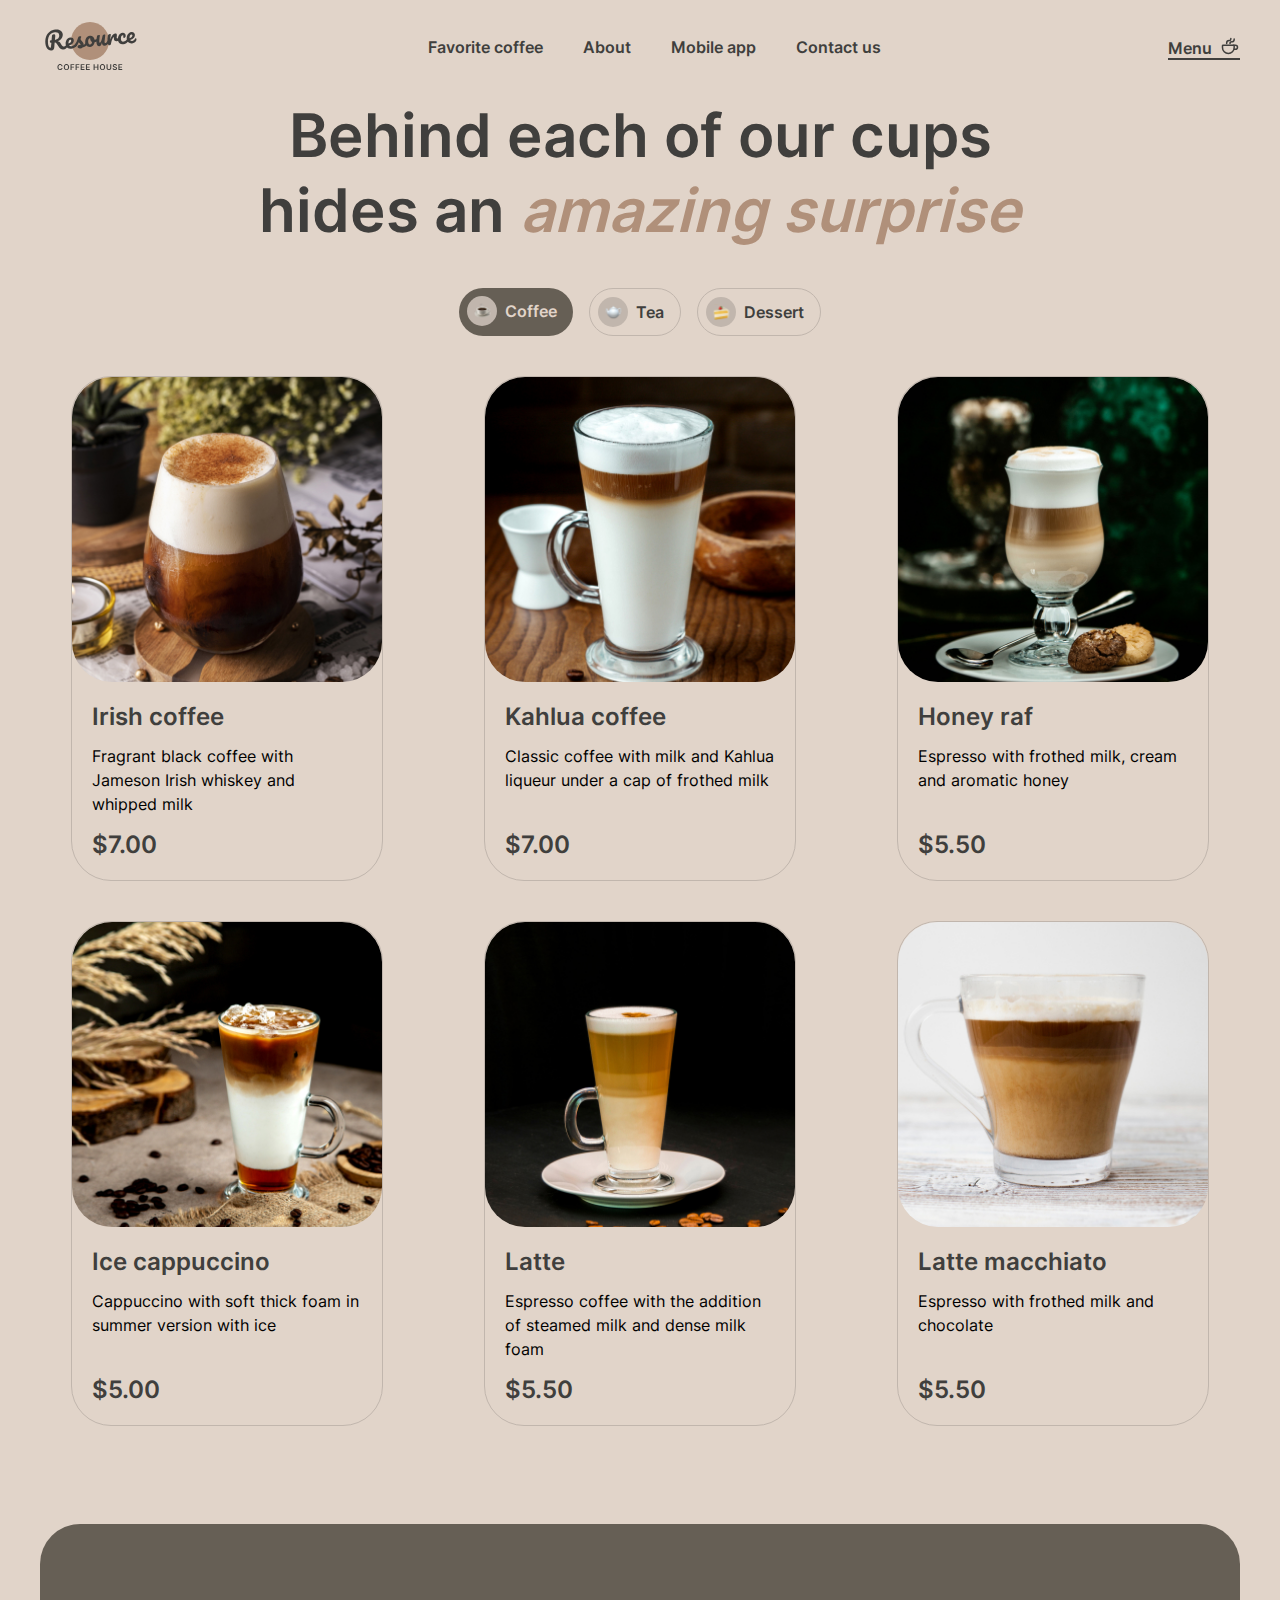
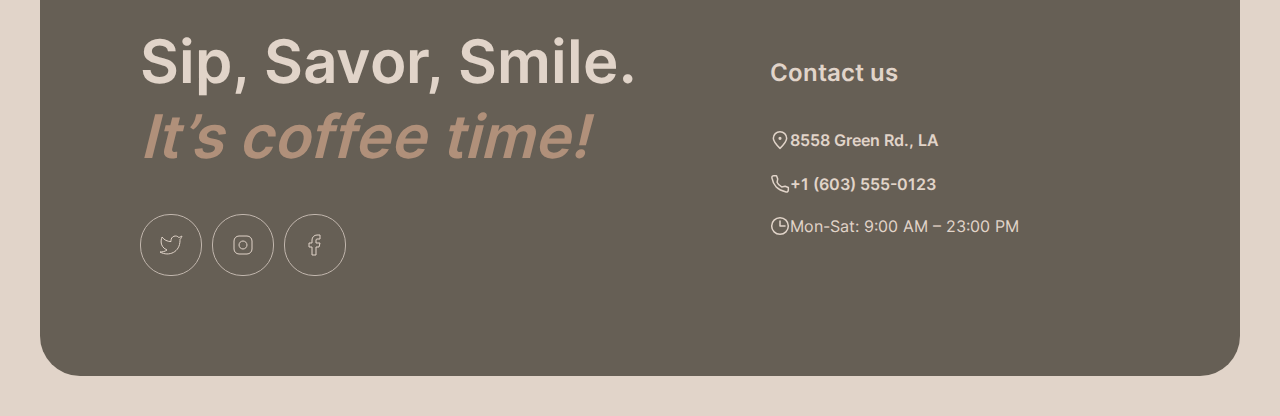
<file: coffee-house/pages/menu/menu.html>
<!DOCTYPE html>
<html lang="en">

<head>
  <meta charset="UTF-8">
  <meta name="viewport" content="width=device-width, initial-scale=1.0">
  <link rel="icon" type="image/png" sizes="32x32" href="../../assets/favicon/favicon-32x32.png">
  <link rel="icon" type="image/png" sizes="16x16" href="../../assets/favicon/favicon-16x16.png">
  <link rel="icon" type="image/png" sizes="16x16" href="../../assets/favicon/favicon.ico">
  <link rel="stylesheet" href="../home/css/normalize.css">
  <link rel="stylesheet" href="./css/menu.css">
  <title>Menu</title>
</head>

<body>
  <div class="wrapper__body">
  <div class="container">
    <header class="header">
      <div class="logo">
        <a class="page__link-home" href="../home/home.html">
          <svg width="100" height="60" viewBox="0 0 100 60" fill="none" xmlns="http://www.w3.org/2000/svg">
            <path
              d="M69 25C69 35.4934 60.4934 44 50 44C39.5066 44 31 35.4934 31 25C31 14.5066 39.5066 6 50 6C60.4934 6 69 14.5066 69 25Z"
              fill="#B0907A" />
            <path
              d="M95.6784 22.2913C95.8856 22.2732 96.0534 22.3548 96.1817 22.5364C96.326 22.7165 96.4127 22.9739 96.442 23.3086C96.4922 23.8824 96.4 24.3884 96.1652 24.8265C95.7789 25.5509 95.2359 26.1365 94.5362 26.5832C93.8524 27.0285 93.0084 27.295 92.0042 27.3829C90.4741 27.5168 89.2469 27.1664 88.3226 26.3318C87.3969 25.4812 86.8658 24.2749 86.7291 22.7129C86.6329 21.6131 86.7748 20.5727 87.1547 19.5919C87.5333 18.5951 88.1046 17.7822 88.8687 17.1532C89.6487 16.5229 90.5568 16.1623 91.5928 16.0717C92.5173 15.9908 93.2829 16.2049 93.8895 16.714C94.4948 17.2071 94.8386 17.9239 94.9209 18.8643C95.0171 19.9641 94.7016 20.9473 93.9743 21.814C93.2617 22.6633 91.9772 23.4021 90.1208 24.0303C90.5675 24.73 91.2451 25.0401 92.1537 24.9606C92.8072 24.9035 93.3279 24.7053 93.7158 24.3662C94.1197 24.0257 94.5692 23.4725 95.0643 22.7064C95.2346 22.4506 95.4393 22.3122 95.6784 22.2913ZM91.3914 18.4503C90.8016 18.5019 90.3295 18.8885 89.9751 19.6102C89.6365 20.3304 89.5098 21.1767 89.5949 22.149L89.5991 22.1968C90.5199 21.8914 91.2318 21.4918 91.7347 20.9981C92.2376 20.5044 92.4632 19.9626 92.4117 19.3729C92.3852 19.0701 92.2766 18.8386 92.0859 18.6786C91.9098 18.5013 91.6783 18.4252 91.3914 18.4503Z"
              fill="#403F3D" />
            <path
              d="M83.2976 28.1446C81.7356 28.2813 80.4779 27.9497 79.5245 27.1497C78.5857 26.3324 78.0529 25.1985 77.926 23.7481C77.813 22.457 77.969 21.303 78.394 20.2861C78.819 19.2692 79.4149 18.4622 80.1818 17.8651C80.9487 17.268 81.7784 16.9304 82.671 16.8523C83.5477 16.7756 84.2481 16.9793 84.7723 17.4635C85.311 17.9303 85.6159 18.5702 85.6871 19.383C85.7456 20.0525 85.6437 20.6316 85.3813 21.1203C85.1348 21.6076 84.7725 21.8722 84.2944 21.9141C83.9915 21.9406 83.7382 21.8904 83.5344 21.7637C83.3465 21.6356 83.2414 21.444 83.2191 21.189C83.2093 21.0774 83.2141 20.9485 83.2334 20.8023C83.2527 20.6561 83.2676 20.5504 83.278 20.4852C83.3367 20.2392 83.357 20.0125 83.3389 19.8053C83.3208 19.5981 83.2511 19.4436 83.1297 19.3418C83.0243 19.2386 82.876 19.1953 82.6847 19.2121C82.3181 19.2441 81.9901 19.4415 81.7006 19.8041C81.4097 20.1508 81.193 20.6114 81.0506 21.186C80.9081 21.7606 80.8661 22.3826 80.9247 23.0521C81.0865 24.901 81.9723 25.7551 83.5821 25.6142C84.2356 25.557 84.9181 25.2805 85.6296 24.7846C86.3556 24.2714 87.0469 23.5444 87.7034 22.6036C87.8752 22.3637 88.0806 22.2333 88.3197 22.2124C88.5269 22.1942 88.6946 22.2759 88.8229 22.4574C88.9672 22.6375 89.054 22.895 89.0832 23.2297C89.1362 23.8354 89.028 24.3427 88.7587 24.7518C88.0904 25.7418 87.2526 26.5378 86.2452 27.1399C85.2524 27.7247 84.2699 28.0596 83.2976 28.1446Z"
              fill="#403F3D" />
            <path
              d="M69.549 29.3476C68.9433 29.4006 68.485 29.1195 68.1742 28.5042C67.8794 27.8876 67.6706 26.8779 67.5479 25.4753C67.3666 23.4032 67.4892 21.4089 67.9158 19.4924C68.0188 19.0177 68.2207 18.6627 68.5213 18.4276C68.8365 18.1752 69.289 18.0232 69.8787 17.9716C70.1975 17.9437 70.4242 17.964 70.5586 18.0326C70.6931 18.1011 70.7701 18.2469 70.7897 18.4701C70.812 18.7251 70.7426 19.3094 70.5816 20.2229C70.478 20.8744 70.3993 21.4434 70.3455 21.93C70.2917 22.4165 70.2636 23.0132 70.2612 23.7201C70.6673 22.3033 71.1594 21.136 71.7376 20.2181C72.3158 19.3002 72.8997 18.6308 73.4892 18.2098C74.0947 17.7874 74.6605 17.5532 75.1865 17.5072C76.2225 17.4166 76.7858 17.8893 76.8765 18.9253C76.8946 19.1325 76.8668 19.6409 76.7931 20.4504C76.7214 21.0991 76.6925 21.5032 76.7064 21.6626C76.7552 22.2204 76.9789 22.4819 77.3773 22.4471C77.8236 22.408 78.3668 22.0072 79.0067 21.2445C79.1958 21.0191 79.4019 20.8967 79.6251 20.8772C79.8323 20.8591 80 20.9408 80.1283 21.1223C80.2712 21.2864 80.3559 21.5199 80.3824 21.8228C80.434 22.4125 80.315 22.8887 80.0255 23.2513C79.6197 23.7526 79.1285 24.1971 78.5521 24.5848C77.9903 24.9552 77.3746 25.1697 76.7052 25.2282C75.8604 25.3021 75.196 25.1434 74.7121 24.7521C74.2441 24.3594 73.978 23.7965 73.9139 23.0633C73.8929 22.8242 73.8959 22.583 73.9228 22.3397C73.9268 22.0182 73.9239 21.8016 73.9142 21.69C73.8919 21.435 73.793 21.3151 73.6177 21.3305C73.3786 21.3514 73.0836 21.6503 72.7325 22.2271C72.396 22.7865 72.0748 23.5213 71.7689 24.4314C71.4631 25.3415 71.2332 26.2932 71.0791 27.2864C70.9694 28.0509 70.8068 28.5791 70.5914 28.8709C70.3906 29.1455 70.0431 29.3044 69.549 29.3476Z"
              fill="#403F3D" />
            <path
              d="M59.2462 30.2488C58.5289 30.3116 57.9106 30.0364 57.3912 29.4233C56.8863 28.7929 56.5906 27.9836 56.5042 26.9954C56.3996 25.8 56.3838 24.7012 56.4567 23.699C56.5282 22.6809 56.6985 21.5979 56.9675 20.4501C57.085 19.958 57.2782 19.5958 57.547 19.3635C57.8157 19.1312 58.2609 18.9878 58.8826 18.9334C59.2332 18.9028 59.4772 18.9376 59.6145 19.038C59.7677 19.1371 59.8541 19.2981 59.8736 19.5213C59.8847 19.6488 59.8347 20.0868 59.7235 20.8354C59.6157 21.4391 59.5349 21.9842 59.4811 22.4707C59.3088 24.1722 59.247 25.3019 59.2958 25.8598C59.3251 26.1945 59.3859 26.4301 59.4781 26.5666C59.569 26.6871 59.7021 26.7397 59.8774 26.7244C60.1165 26.7035 60.3904 26.4386 60.6993 25.9297C61.024 25.4195 61.3431 24.6608 61.6565 23.6536C61.9859 22.6451 62.2798 21.4148 62.5382 19.9627C62.6239 19.4734 62.7852 19.114 63.0221 18.8845C63.2749 18.6535 63.6643 18.5151 64.1903 18.4691C64.5569 18.437 64.8161 18.4625 64.9679 18.5456C65.1184 18.6127 65.204 18.7658 65.2249 19.0049C65.2598 19.4034 65.1561 20.5127 64.9138 22.3327C64.646 24.412 64.533 25.6907 64.5748 26.1688C64.6013 26.4717 64.686 26.7052 64.8289 26.8694C64.9703 27.0176 65.1447 27.0827 65.3519 27.0645C65.6706 27.0366 66.0285 26.8126 66.4254 26.3924C66.8368 25.9549 67.3708 25.2657 68.0273 24.3249C68.199 24.0851 68.4044 23.9547 68.6435 23.9337C68.8507 23.9156 69.0185 23.9973 69.1468 24.1788C69.291 24.3589 69.3778 24.6163 69.4071 24.9511C69.4629 25.5886 69.3547 26.096 69.0825 26.4731C68.471 27.3779 67.7905 28.1361 67.041 28.7477C66.3074 29.358 65.4385 29.707 64.4343 29.7949C63.6693 29.8618 63.0776 29.6165 62.6594 29.0588C62.2572 28.4997 62.0093 27.6862 61.9159 26.6183C61.7398 27.7259 61.4065 28.5982 60.9162 29.2354C60.4245 29.8566 59.8678 30.1944 59.2462 30.2488Z"
              fill="#403F3D" />
            <path
              d="M57.5606 22.8796C57.7678 22.8614 57.9362 22.9511 58.0659 23.1485C58.1956 23.346 58.2744 23.6041 58.3023 23.9229C58.3692 24.688 58.1779 25.1625 57.7282 25.3463C56.8011 25.7647 55.7659 26.048 54.6225 26.1963C54.4367 27.5616 53.9332 28.6898 53.1117 29.5808C52.2888 30.4559 51.3115 30.9429 50.1799 31.0419C49.2235 31.1256 48.3824 30.9663 47.6566 30.564C46.9467 30.1603 46.383 29.5913 45.9654 28.8569C45.5478 28.1225 45.3 27.309 45.2219 26.4164C45.1159 25.205 45.2529 24.1089 45.6328 23.1281C46.0114 22.1313 46.5841 21.3343 47.351 20.7372C48.1165 20.1242 48.9933 19.7744 49.9816 19.688C51.1929 19.582 52.2022 19.9193 53.0093 20.6999C53.8309 21.4632 54.3592 22.453 54.5941 23.6691C55.339 23.5558 56.2177 23.3183 57.23 22.9567C57.3547 22.9136 57.4649 22.8879 57.5606 22.8796ZM50.1494 28.4908C50.6595 28.4462 51.0797 28.2007 51.41 27.7542C51.7563 27.3063 51.959 26.6863 52.0182 25.8941C51.4948 25.6026 51.0739 25.1977 50.7555 24.6795C50.4531 24.1599 50.2754 23.5972 50.2224 22.9916C50.2001 22.7365 50.2017 22.4794 50.2272 22.2202L50.1076 22.2307C49.4701 22.2864 48.9633 22.644 48.5873 23.3032C48.2259 23.9452 48.094 24.824 48.1916 25.9398C48.2683 26.8164 48.4942 27.4712 48.8694 27.9042C49.2605 28.3357 49.6872 28.5313 50.1494 28.4908Z"
              fill="#403F3D" />
            <path
              d="M40.3103 32.4354C39.4815 32.508 38.8272 32.3725 38.3474 32.029C37.8836 31.6841 37.6307 31.2726 37.5889 30.7944C37.5527 30.38 37.6727 30.0081 37.9491 29.6787C38.2254 29.3494 38.6584 29.1589 39.2482 29.1073C39.4554 29.0892 39.6966 29.0922 39.9717 29.1163C40.2614 29.1231 40.4787 29.1282 40.6235 29.1316C40.5713 28.7185 40.4415 28.3364 40.2341 27.9851C40.0427 27.6325 39.8048 27.3 39.5205 26.9876C39.2348 26.6592 38.9692 26.3773 38.7237 26.1418C38.3119 27.1254 37.8861 27.9497 37.4464 28.6145C37.0226 29.278 36.5482 29.9137 36.0232 30.5218C35.7614 30.8338 35.4711 31.0038 35.1523 31.0316C34.8973 31.054 34.6824 30.9844 34.5077 30.823C34.3316 30.6457 34.2316 30.4216 34.2079 30.1506C34.1801 29.8318 34.2658 29.5272 34.4653 29.2367L34.7426 28.827C35.5244 27.6664 36.1078 26.7159 36.4928 25.9756C36.7233 25.4896 36.9884 24.8481 37.288 24.0509C37.5863 23.2379 37.8745 22.4016 38.1527 21.542C38.3942 20.8142 38.9931 20.4085 39.9494 20.3248C40.3957 20.2858 40.71 20.2984 40.8923 20.3628C41.0746 20.4271 41.1734 20.547 41.1888 20.7223C41.1971 20.8179 41.1785 20.9722 41.1329 21.1849C41.0873 21.3977 41.0177 21.6126 40.9243 21.8296C40.6876 22.4285 40.5867 22.9272 40.6215 23.3257C40.6424 23.5647 40.7451 23.8208 40.9296 24.0937C41.1301 24.3653 41.4244 24.7009 41.8127 25.1006C42.3814 25.7254 42.8141 26.2657 43.111 26.7216C43.4224 27.1601 43.6025 27.6583 43.6513 28.2162C43.6652 28.3756 43.6688 28.6001 43.662 28.8898C44.4166 28.5187 45.2626 27.6335 46.2003 26.2345C46.372 25.9946 46.5774 25.8642 46.8165 25.8433C47.0237 25.8252 47.1915 25.9069 47.3198 26.0884C47.464 26.2685 47.5508 26.5259 47.5801 26.8606C47.6331 27.4663 47.5249 27.9737 47.2555 28.3827C46.545 29.4407 45.8392 30.185 45.1381 30.6158C44.4515 31.0292 43.5756 31.2985 42.5105 31.4238C41.9204 32.0215 41.187 32.3587 40.3103 32.4354Z"
              fill="#403F3D" />
            <path
              d="M36.6161 26.7357C36.8233 26.7175 36.9911 26.7992 37.1194 26.9807C37.2636 27.1608 37.3504 27.4183 37.3797 27.753C37.4355 28.3905 37.3273 28.8979 37.0551 29.2751C36.5281 30.0439 35.7492 30.7786 34.7183 31.4791C33.7034 32.1782 32.5823 32.5815 31.355 32.6888C29.6814 32.8353 28.3426 32.4947 27.3386 31.667C26.3347 30.8394 25.7637 29.6365 25.6256 28.0586C25.5294 26.9588 25.6713 25.9185 26.0512 24.9376C26.4298 23.9408 27.0011 23.1279 27.7652 22.4989C28.5452 21.8686 29.4533 21.508 30.4893 21.4174C31.4138 21.3365 32.1793 21.5506 32.786 22.0597C33.3913 22.5528 33.7351 23.2696 33.8173 24.21C33.9136 25.3098 33.5981 26.293 32.8708 27.1597C32.1581 28.009 30.8816 28.7471 29.0412 29.3739C29.5039 30.0722 30.293 30.3726 31.4088 30.275C32.126 30.2122 32.9173 29.894 33.7826 29.3204C34.6625 28.7295 35.4016 27.9983 35.9999 27.1269C36.1716 26.887 36.377 26.7566 36.6161 26.7357ZM30.2878 23.796C29.6981 23.8476 29.226 24.2342 28.8715 24.9559C28.533 25.6761 28.4063 26.5224 28.4914 27.4947L28.4955 27.5425C29.4164 27.2371 30.1283 26.8375 30.6312 26.3438C31.1341 25.8501 31.3597 25.3083 31.3081 24.7186C31.2816 24.4158 31.1731 24.1843 30.9824 24.0243C30.8063 23.847 30.5747 23.7709 30.2878 23.796Z"
              fill="#403F3D" />
            <path
              d="M27.6906 27.5167C27.8978 27.4986 28.0656 27.5803 28.1939 27.7618C28.3382 27.9419 28.4249 28.1993 28.4542 28.5341C28.5086 29.1557 28.4004 29.6631 28.1296 30.0561C27.4454 31.0476 26.7351 31.8324 25.9987 32.4108C25.261 32.9733 24.3581 33.3012 23.2902 33.3946C22.2541 33.4853 21.3451 33.2837 20.5631 32.79C19.797 32.2949 19.028 31.3985 18.256 30.1009C17.6351 29.063 17.151 28.3023 16.8035 27.8188C16.4547 27.3193 16.119 26.9712 15.7967 26.7745C15.4903 26.5765 15.1198 26.4724 14.6852 26.4622C14.6508 26.8025 14.5595 27.8705 14.4114 29.6663C14.3537 30.4744 14.3165 30.9675 14.3 31.1456C14.2256 32.1319 13.9724 32.9089 13.5402 33.4767C13.1067 34.0286 12.4038 34.3471 11.4315 34.4321C10.3636 34.5256 9.38799 34.2977 8.50477 33.7486C7.63609 33.1822 6.9298 32.3606 6.38589 31.2839C5.84059 30.1913 5.50518 28.9277 5.37968 27.4932C5.1454 24.8154 5.40544 22.4638 6.15978 20.4383C6.93006 18.4115 8.10738 16.8148 9.69174 15.6483C11.2906 14.4644 13.1899 13.7763 15.3895 13.5838C16.9196 13.45 18.223 13.5688 19.2994 13.9404C20.3759 14.312 21.1968 14.8826 21.762 15.6523C22.3432 16.4206 22.6784 17.3148 22.7676 18.3349C22.8457 19.2275 22.7073 20.1229 22.3522 21.0213C22.0117 21.9023 21.4476 22.7066 20.66 23.434C19.8724 24.1614 18.8869 24.7375 17.7034 25.1622C18.4866 25.3025 19.1057 25.5856 19.5605 26.0116C20.0154 26.4376 20.4891 27.0787 20.9816 27.9351C21.5115 28.8524 22.0112 29.5153 22.4806 29.924C22.966 30.3312 23.4955 30.5098 24.0693 30.4596C24.5794 30.4149 25.0509 30.205 25.4838 29.8299C25.9154 29.4388 26.4456 28.7981 27.0744 27.9079C27.2461 27.6681 27.4515 27.5377 27.6906 27.5167ZM11.3837 26.727C10.8418 26.7744 10.4561 26.6797 10.2266 26.4428C10.013 26.2045 9.89225 25.9259 9.86436 25.6071C9.8309 25.2246 9.92394 24.9113 10.1435 24.6672C10.379 24.4218 10.6562 24.2851 10.9749 24.2572L11.5727 24.2049C11.691 22.6206 11.8123 21.2528 11.9364 20.1016C12.053 19.0474 12.6771 18.4708 13.8088 18.3718C14.7173 18.2923 15.2071 18.659 15.2782 19.4719C15.2936 19.6473 15.2975 19.7835 15.2899 19.8805L14.9199 23.9121C15.7764 23.789 16.5393 23.5134 17.2085 23.0855C17.8937 22.6561 18.4149 22.0966 18.7722 21.4068C19.1454 20.7156 19.2957 19.9556 19.2232 19.1268C19.1353 18.1226 18.7236 17.3636 17.988 16.8498C17.2524 16.3359 16.2232 16.1369 14.9002 16.2526C13.3382 16.3893 12.0016 16.8997 10.8904 17.7839C9.79381 18.6508 8.98568 19.8779 8.46605 21.4653C7.94503 23.0366 7.78003 24.9142 7.97108 27.0978C8.06033 28.1179 8.24063 28.9855 8.51198 29.7006C8.78334 30.4157 9.08648 30.9432 9.42139 31.2834C9.75631 31.6235 10.0592 31.7817 10.3302 31.7579C10.5374 31.7398 10.6957 31.6216 10.8051 31.4032C10.9304 31.1834 11.0127 30.839 11.052 30.3698L11.3837 26.727Z"
              fill="#403F3D" />
            <path
              d="M78.4023 54.0001V48.1819H82.1864V49.0654H79.4563V50.645H81.9904V51.5285H79.4563V53.1165H82.2092V54.0001H78.4023Z"
              fill="#403F3D" />
            <path
              d="M75.9698 49.7813C75.9433 49.5332 75.8316 49.34 75.6346 49.2017C75.4395 49.0635 75.1857 48.9943 74.8732 48.9943C74.6535 48.9943 74.4651 49.0275 74.3079 49.0938C74.1507 49.1601 74.0304 49.25 73.9471 49.3637C73.8638 49.4773 73.8211 49.607 73.8192 49.7529C73.8192 49.8741 73.8467 49.9792 73.9016 50.0682C73.9585 50.1572 74.0352 50.233 74.1317 50.2955C74.2283 50.3561 74.3353 50.4072 74.4528 50.4489C74.5702 50.4906 74.6886 50.5256 74.8079 50.554L75.3533 50.6904C75.573 50.7415 75.7842 50.8106 75.9869 50.8977C76.1914 50.9849 76.3742 51.0947 76.5352 51.2273C76.698 51.3599 76.8268 51.5199 76.9215 51.7074C77.0162 51.8949 77.0636 52.1146 77.0636 52.3665C77.0636 52.7074 76.9764 53.0076 76.8022 53.2671C76.628 53.5246 76.3761 53.7263 76.0465 53.8722C75.7189 54.0161 75.3221 54.0881 74.8562 54.0881C74.4035 54.0881 74.0105 54.018 73.6772 53.8779C73.3458 53.7377 73.0863 53.5332 72.8988 53.2642C72.7132 52.9953 72.6128 52.6676 72.5977 52.2813H73.6346C73.6497 52.4839 73.7122 52.6525 73.8221 52.787C73.9319 52.9214 74.0749 53.0218 74.2511 53.0881C74.4291 53.1544 74.628 53.1875 74.8477 53.1875C75.0768 53.1875 75.2776 53.1534 75.4499 53.0852C75.6242 53.0152 75.7605 52.9186 75.859 52.7955C75.9575 52.6705 76.0077 52.5246 76.0096 52.358C76.0077 52.2065 75.9632 52.0815 75.8761 51.983C75.7889 51.8826 75.6668 51.7993 75.5096 51.733C75.3543 51.6648 75.1725 51.6042 74.9641 51.5512L74.3022 51.3807C73.823 51.2576 73.4442 51.071 73.1658 50.821C72.8893 50.5692 72.7511 50.2349 72.7511 49.8182C72.7511 49.4754 72.8439 49.1752 73.0295 48.9176C73.217 48.6601 73.4717 48.4602 73.7937 48.3182C74.1156 48.1743 74.4802 48.1023 74.8874 48.1023C75.3003 48.1023 75.6621 48.1743 75.9727 48.3182C76.2852 48.4602 76.5304 48.6582 76.7085 48.912C76.8865 49.1638 76.9783 49.4536 76.984 49.7813H75.9698Z"
              fill="#403F3D" />
            <path
              d="M70.2086 48.1819H71.2626V51.983C71.2626 52.3997 71.1641 52.7662 70.9672 53.0825C70.7721 53.3987 70.4975 53.6459 70.1433 53.8239C69.7891 54.0001 69.3753 54.0881 68.9018 54.0881C68.4264 54.0881 68.0117 54.0001 67.6575 53.8239C67.3033 53.6459 67.0287 53.3987 66.8336 53.0825C66.6386 52.7662 66.541 52.3997 66.541 51.983V48.1819H67.595V51.895C67.595 52.1374 67.648 52.3533 67.7541 52.5427C67.862 52.7321 68.0136 52.8807 68.2086 52.9887C68.4037 53.0948 68.6348 53.1478 68.9018 53.1478C69.1689 53.1478 69.3999 53.0948 69.595 52.9887C69.792 52.8807 69.9435 52.7321 70.0495 52.5427C70.1556 52.3533 70.2086 52.1374 70.2086 51.895V48.1819Z"
              fill="#403F3D" />
            <path
              d="M65.1435 51.0909C65.1435 51.7178 65.026 52.2548 64.7912 52.7017C64.5582 53.1468 64.2401 53.4877 63.8366 53.7245C63.4351 53.9612 62.9796 54.0796 62.4702 54.0796C61.9607 54.0796 61.5043 53.9612 61.1009 53.7245C60.6993 53.4858 60.3812 53.144 60.1463 52.6989C59.9134 52.2519 59.7969 51.7159 59.7969 51.0909C59.7969 50.464 59.9134 49.9281 60.1463 49.483C60.3812 49.036 60.6993 48.6942 61.1009 48.4574C61.5043 48.2207 61.9607 48.1023 62.4702 48.1023C62.9796 48.1023 63.4351 48.2207 63.8366 48.4574C64.2401 48.6942 64.5582 49.036 64.7912 49.483C65.026 49.9281 65.1435 50.464 65.1435 51.0909ZM64.0838 51.0909C64.0838 50.6496 64.0147 50.2775 63.8764 49.9745C63.7401 49.6695 63.5507 49.4394 63.3082 49.2841C63.0658 49.1269 62.7865 49.0483 62.4702 49.0483C62.1539 49.0483 61.8745 49.1269 61.6321 49.2841C61.3897 49.4394 61.1993 49.6695 61.0611 49.9745C60.9247 50.2775 60.8565 50.6496 60.8565 51.0909C60.8565 51.5322 60.9247 51.9053 61.0611 52.2102C61.1993 52.5133 61.3897 52.7434 61.6321 52.9006C61.8745 53.0559 62.1539 53.1335 62.4702 53.1335C62.7865 53.1335 63.0658 53.0559 63.3082 52.9006C63.5507 52.7434 63.7401 52.5133 63.8764 52.2102C64.0147 51.9053 64.0838 51.5322 64.0838 51.0909Z"
              fill="#403F3D" />
            <path
              d="M53.5918 54.0001V48.1819H54.6458V50.645H57.3418V48.1819H58.3986V54.0001H57.3418V51.5285H54.6458V54.0001H53.5918Z"
              fill="#403F3D" />
            <path
              d="M45.9492 54.0001V48.1819H49.7333V49.0654H47.0032V50.645H49.5373V51.5285H47.0032V53.1165H49.756V54.0001H45.9492Z"
              fill="#403F3D" />
            <path
              d="M40.6895 54.0001V48.1819H44.4735V49.0654H41.7434V50.645H44.2775V51.5285H41.7434V53.1165H44.4963V54.0001H40.6895Z"
              fill="#403F3D" />
            <path d="M35.6016 54.0001V48.1819H39.3288V49.0654H36.6555V50.645H39.0732V51.5285H36.6555V54.0001H35.6016Z"
              fill="#403F3D" />
            <path d="M30.5137 54.0001V48.1819H34.2409V49.0654H31.5676V50.645H33.9853V51.5285H31.5676V54.0001H30.5137Z"
              fill="#403F3D" />
            <path
              d="M29.1181 51.0909C29.1181 51.7178 29.0007 52.2548 28.7658 52.7017C28.5328 53.1468 28.2147 53.4877 27.8113 53.7245C27.4097 53.9612 26.9542 54.0796 26.4448 54.0796C25.9353 54.0796 25.4789 53.9612 25.0755 53.7245C24.6739 53.4858 24.3558 53.144 24.1209 52.6989C23.888 52.2519 23.7715 51.7159 23.7715 51.0909C23.7715 50.464 23.888 49.9281 24.1209 49.483C24.3558 49.036 24.6739 48.6942 25.0755 48.4574C25.4789 48.2207 25.9353 48.1023 26.4448 48.1023C26.9542 48.1023 27.4097 48.2207 27.8113 48.4574C28.2147 48.6942 28.5328 49.036 28.7658 49.483C29.0007 49.9281 29.1181 50.464 29.1181 51.0909ZM28.0584 51.0909C28.0584 50.6496 27.9893 50.2775 27.851 49.9745C27.7147 49.6695 27.5253 49.4394 27.2828 49.2841C27.0404 49.1269 26.7611 49.0483 26.4448 49.0483C26.1285 49.0483 25.8491 49.1269 25.6067 49.2841C25.3643 49.4394 25.1739 49.6695 25.0357 49.9745C24.8993 50.2775 24.8311 50.6496 24.8311 51.0909C24.8311 51.5322 24.8993 51.9053 25.0357 52.2102C25.1739 52.5133 25.3643 52.7434 25.6067 52.9006C25.8491 53.0559 26.1285 53.1335 26.4448 53.1335C26.7611 53.1335 27.0404 53.0559 27.2828 52.9006C27.5253 52.7434 27.7147 52.5133 27.851 52.2102C27.9893 51.9053 28.0584 51.5322 28.0584 51.0909Z"
              fill="#403F3D" />
            <path
              d="M22.5536 50.1449H21.4911C21.4608 49.9707 21.4049 49.8163 21.3235 49.6818C21.2421 49.5455 21.1407 49.4299 21.0195 49.3352C20.8983 49.2406 20.7601 49.1695 20.6048 49.1222C20.4513 49.0729 20.2856 49.0483 20.1076 49.0483C19.7913 49.0483 19.511 49.1279 19.2667 49.287C19.0224 49.4442 18.8311 49.6752 18.6928 49.9801C18.5546 50.2832 18.4854 50.6534 18.4854 51.0909C18.4854 51.536 18.5546 51.911 18.6928 52.2159C18.833 52.519 19.0243 52.7481 19.2667 52.9034C19.511 53.0568 19.7904 53.1335 20.1048 53.1335C20.279 53.1335 20.4419 53.1108 20.5934 53.0654C20.7468 53.018 20.8841 52.9489 21.0053 52.858C21.1284 52.7671 21.2317 52.6553 21.315 52.5227C21.4002 52.3902 21.4589 52.2387 21.4911 52.0682L22.5536 52.0739C22.5138 52.3504 22.4277 52.6099 22.2951 52.8523C22.1644 53.0947 21.993 53.3087 21.7809 53.4943C21.5688 53.6781 21.3207 53.822 21.0366 53.9262C20.7525 54.0284 20.4371 54.0796 20.0906 54.0796C19.5792 54.0796 19.1228 53.9612 18.7212 53.7245C18.3197 53.4877 18.0034 53.1459 17.7724 52.6989C17.5413 52.2519 17.4258 51.7159 17.4258 51.0909C17.4258 50.464 17.5423 49.9281 17.7752 49.483C18.0082 49.036 18.3254 48.6942 18.7269 48.4574C19.1284 48.2207 19.583 48.1023 20.0906 48.1023C20.4144 48.1023 20.7156 48.1477 20.994 48.2387C21.2724 48.3296 21.5205 48.4631 21.7383 48.6392C21.9561 48.8135 22.1351 49.0275 22.2752 49.2813C22.4173 49.5332 22.5101 49.821 22.5536 50.1449Z"
              fill="#403F3D" />
          </svg>
        </a>
      </div>

      <nav class="nav__menu">
        <ul class="nav__menu_list">
          <li class="nav__menu_item underline">
            <a class="nav__menu-link" href="../home/home.html#favorite-coffee">Favorite coffee</a>
          </li>
          <li class="nav__menu_item underline">
            <a class="nav__menu-link" href="../home/home.html#about">About</a>
          </li>
          <li class="nav__menu_item underline">
            <a class="nav__menu-link" href="../home/home.html#mobile-app">Mobile app</a>
          </li>
          <li class="nav__menu_item underline">
            <a class="nav__menu-link" href="#contact-us">Contact us</a>
          </li>
          <li class="nav__menu_item underline btn__menu-active">
            <div class="menu__btn">
              <span class="btn__menu-name">Menu</span>
              <span class="btn__menu_icon">
                <svg class="btn__menu-svg" width="20" height="20" viewBox="0 0 20 20" fill="none">
                  <path
                    d="M14.167 9.76667V11.6667C14.167 14.8883 11.5553 17.5 8.33366 17.5C5.112 17.5 2.50033 14.8883 2.50033 11.6667V9.76667C2.50033 9.4353 2.76896 9.16667 3.10033 9.16667H13.567C13.8984 9.16667 14.167 9.4353 14.167 9.76667Z"
                    stroke="#403F3D" stroke-width="1.5" stroke-linecap="round" stroke-linejoin="round" />
                  <path
                    d="M10.0003 7.50008C10.0003 6.66675 10.5956 5.83341 11.786 5.83341V5.83341C13.101 5.83341 14.167 4.76743 14.167 3.45246V2.91675"
                    stroke="#403F3D" stroke-width="1.5" stroke-linecap="round" stroke-linejoin="round" />
                  <path
                    d="M6.66634 7.5V7.08333C6.66634 5.70262 7.78563 4.58333 9.16634 4.58333V4.58333C10.0868 4.58333 10.833 3.83714 10.833 2.91667V2.5"
                    stroke="#403F3D" stroke-width="1.5" stroke-linecap="round" stroke-linejoin="round" />
                  <path
                    d="M13.333 9.16675H15.4163C16.5669 9.16675 17.4997 10.0995 17.4997 11.2501C17.4997 12.4007 16.5669 13.3334 15.4163 13.3334H14.1663"
                    stroke="#403F3D" stroke-width="1.5" stroke-linecap="round" stroke-linejoin="round" />
                </svg>
              </span>
            </div>
          </li>
        </ul>
      </nav>

      <div class="button__menu btn__menu-active">
        <span class="btn__menu-name">Menu</span>
        <span class="btn__menu_icon">
          <svg class="btn__menu-svg" width="20" height="20" viewBox="0 0 20 20" fill="none">
            <path
              d="M14.167 9.76667V11.6667C14.167 14.8883 11.5553 17.5 8.33366 17.5C5.112 17.5 2.50033 14.8883 2.50033 11.6667V9.76667C2.50033 9.4353 2.76896 9.16667 3.10033 9.16667H13.567C13.8984 9.16667 14.167 9.4353 14.167 9.76667Z"
              stroke="#403F3D" stroke-width="1.5" stroke-linecap="round" stroke-linejoin="round" />
            <path
              d="M10.0003 7.50008C10.0003 6.66675 10.5956 5.83341 11.786 5.83341V5.83341C13.101 5.83341 14.167 4.76743 14.167 3.45246V2.91675"
              stroke="#403F3D" stroke-width="1.5" stroke-linecap="round" stroke-linejoin="round" />
            <path
              d="M6.66634 7.5V7.08333C6.66634 5.70262 7.78563 4.58333 9.16634 4.58333V4.58333C10.0868 4.58333 10.833 3.83714 10.833 2.91667V2.5"
              stroke="#403F3D" stroke-width="1.5" stroke-linecap="round" stroke-linejoin="round" />
            <path
              d="M13.333 9.16675H15.4163C16.5669 9.16675 17.4997 10.0995 17.4997 11.2501C17.4997 12.4007 16.5669 13.3334 15.4163 13.3334H14.1663"
              stroke="#403F3D" stroke-width="1.5" stroke-linecap="round" stroke-linejoin="round" />
          </svg>
        </span>
      </div>

      <div class="burger__btn">
        <span class="burger__btn-line"></span>
        <span class="burger__btn-line"></span>
      </div>
    </header>

    <section class="menu">

      <div class="menu__offer">
        <div class="menu__offer-inner">
          <div class="menu__offer-title">
            <h1 class="title">
              Behind each of our cups hides an <span class="text__italic">amazing surprise</span>
            </h1>
          </div>
        </div>

        <div class="menu__offer-btn">

          <div class="btn__item">
            <div class="btn__inner">
              <div class="btn__icon">
                <img src="../../assets/svg_menu/coffee.svg" alt="">
              </div>
              <div class="btn__description btn__active">Coffee</div>
            </div>
          </div>

          <div class="btn__item btn__item-center btn__inactive">
            <div class="btn__inner">
              <div class="btn__icon">
                <img src="../../assets/svg_menu/tea.svg" alt="">
              </div>
              <div class="btn__description">Tea</div>
            </div>
          </div>

          <div class="btn__item btn__inactive">
            <div class="btn__inner">
              <div class="btn__icon">
                <img src="../../assets/svg_menu/dessert.svg" alt="">
              </div>
              <div class="btn__description">Dessert</div>
            </div>
          </div>

        </div>

        <div class="menu__grid ">
          <div class="coffee__card">
            <div class="coffee__card-top">
              <a class="coffee__card-link" href="#">
                <img class="coffee__card-img" src="../../assets/img_menu/coffee-1.jpg" alt="coffee-1">
              </a>
            </div>
            <div class="coffee__card-bottom">
              <div class="coffee__card-descripion">
                <p class="coffe__card-title">Irish coffee</p>
                <p class="coffe__card-subtitle">Fragrant black coffee with Jameson Irish whiskey and whipped milk</p>
                <span class="coffe__card-price">$7.00</span>
              </div>
            </div>
          </div>
          <div class="coffee__card">
            <div class="coffee__card-top">
              <a class="coffee__card-link" href="#">
                <img class="coffee__card-img" src="../../assets/img_menu/coffee-2.jpg" alt="coffee-1">
              </a>
            </div>
            <div class="coffee__card-bottom">
              <div class="coffee__card-descripion">
                <p class="coffe__card-title">Kahlua coffee</p>
                <p class="coffe__card-subtitle">Classic coffee with milk and Kahlua liqueur under a cap of frothed
                  milk</p>
                <span class="coffe__card-price">$7.00</span>
              </div>
            </div>
          </div>
          <div class="coffee__card">
            <div class="coffee__card-top">
              <a class="coffee__card-link" href="#">
                <img class="coffee__card-img" src="../../assets/img_menu/coffee-3.jpg" alt="coffee-1">
              </a>
            </div>
            <div class="coffee__card-bottom">
              <div class="coffee__card-descripion">
                <p class="coffe__card-title">Honey raf</p>
                <p class="coffe__card-subtitle">Espresso with frothed milk, cream and aromatic honey</p>
                <span class="coffe__card-price">$5.50</span>
              </div>
            </div>
          </div>
          <div class="coffee__card">
            <div class="coffee__card-top">
              <a class="coffee__card-link" href="#">
                <img class="coffee__card-img " src="../../assets/img_menu/coffee-4.jpg" alt="coffee-1">
              </a>
            </div>
            <div class="coffee__card-bottom">
              <div class="coffee__card-descripion">
                <p class="coffe__card-title">Ice cappuccino</p>
                <p class="coffe__card-subtitle">Cappuccino with soft thick foam in summer version with ice</p>
                <span class="coffe__card-price">$5.00</span>
              </div>
            </div>
          </div>
          <div class="coffee__card card__none">
            <div class="coffee__card-top">
              <a class="coffee__card-link" href="#">
                <img class="coffee__card-img" src="../../assets/img_menu/coffee-5.jpg" alt="coffee-1">
              </a>
            </div>
            <div class="coffee__card-bottom">
              <div class="coffee__card-descripion">
                <p class="coffe__card-title">Espresso</p>
                <p class="coffe__card-subtitle">Classic black coffee</p>
                <span class="coffe__card-price">$4.50</span>
              </div>
            </div>
          </div>
          <div class="coffee__card card__none-1">
            <div class="coffee__card-top">
              <a class="coffee__card-link" href="#">
                <img class="coffee__card-img" src="../../assets/img_menu/coffee-6.jpg" alt="coffee-1">
              </a>
            </div>
            <div class="coffee__card-bottom">
              <div class="coffee__card-descripion">
                <p class="coffe__card-title">Latte</p>
                <p class="coffe__card-subtitle">Espresso coffee with the addition of steamed milk and dense milk foam
                </p>
                <span class="coffe__card-price">$5.50</span>
              </div>
            </div>
          </div>
          <div class="coffee__card card__none-1">
            <div class="coffee__card-top">
              <a class="coffee__card-link" href="#">
                <img class="coffee__card-img" src="../../assets/img_menu/coffee-7.jpg" alt="coffee-1">
              </a>
            </div>
            <div class="coffee__card-bottom">
              <div class="coffee__card-descripion">
                <p class="coffe__card-title">Latte macchiato</p>
                <p class="coffe__card-subtitle">Espresso with frothed milk and chocolate</p>
                <span class="coffe__card-price">$5.50</span>
              </div>
            </div>
          </div>
          <div class="coffee__card card__none">
            <div class="coffee__card-top">
              <a class="coffee__card-link" href="#">
                <img class="coffee__card-img " src="../../assets/img_menu/coffee-8.jpg" alt="coffee-1">
              </a>
            </div>
            <div class="coffee__card-bottom">
              <div class="coffee__card-descripion">
                <p class="coffe__card-title">Coffee with cognac</p>
                <p class="coffe__card-subtitle">Fragrant black coffee with cognac and whipped cream</p>
                <span class="coffe__card-price">$6.50</span>
              </div>
            </div>
          </div>
        </div>
      </div>

      <button class="update__button">
        <svg width="24" height="24" viewBox="0 0 24 24" fill="none">
          <path
            d="M21.8883 13.5C21.1645 18.3113 17.013 22 12 22C6.47715 22 2 17.5228 2 12C2 6.47715 6.47715 2 12 2C16.1006 2 19.6248 4.46819 21.1679 8"
            stroke="#403F3D" stroke-linecap="round" stroke-linejoin="round" />
          <path d="M17 8H21.4C21.7314 8 22 7.73137 22 7.4V3" stroke="#403F3D" stroke-linecap="round"
            stroke-linejoin="round" />
        </svg>
      </button>
    </section>

    <footer class="footer" id="contact-us">
      <div class="footer__wrapper">
        <div class="footer__inner">
          <h2 class="title__h2 title__h2-footer">
            Sip, Savor, Smile.
            <span class="text__italic">It’s coffee time!</span>
          </h2>

          <div class="footer__socials">

            <div class="twitter social__btn">
              <a class="link__socials" href="#">
                <svg class="social__icon" width="24" height="24" viewBox="0 0 24 24" fill="none">
                  <path
                    d="M23 3.01006C23 3.01006 20.9821 4.20217 19.86 4.54006C19.2577 3.84757 18.4573 3.35675 17.567 3.13398C16.6767 2.91122 15.7395 2.96725 14.8821 3.29451C14.0247 3.62177 13.2884 4.20446 12.773 4.96377C12.2575 5.72309 11.9877 6.62239 12 7.54006V8.54006C10.2426 8.58562 8.50127 8.19587 6.93101 7.4055C5.36074 6.61513 4.01032 5.44869 3 4.01006C3 4.01006 -1 13.0101 8 17.0101C5.94053 18.408 3.48716 19.109 1 19.0101C10 24.0101 21 19.0101 21 7.51006C20.9991 7.23151 20.9723 6.95365 20.92 6.68006C21.9406 5.67355 23 3.01006 23 3.01006Z" />
                </svg>
              </a>
            </div>

            <div class="instagram social__btn">
              <a class="link__socials" href="#">
                <svg class="social__icon" width="24" height="24" viewBox="0 0 24 24" fill="none">
                  <path
                    d="M12 16C14.2091 16 16 14.2091 16 12C16 9.79086 14.2091 8 12 8C9.79086 8 8 9.79086 8 12C8 14.2091 9.79086 16 12 16Z" />
                  <path
                    d="M3 16V8C3 5.23858 5.23858 3 8 3H16C18.7614 3 21 5.23858 21 8V16C21 18.7614 18.7614 21 16 21H8C5.23858 21 3 18.7614 3 16Z" />
                  <path d="M17.5 6.51L17.51 6.49889" />
                </svg>
              </a>
            </div>

            <div class="facebook social__btn">
              <a class="link__socials" href="#">
                <svg class="social__icon" width="24" height="24" viewBox="0 0 24 24" fill="none">
                  <path
                    d="M17 2H14C12.6739 2 11.4021 2.52678 10.4645 3.46447C9.52678 4.40215 9 5.67392 9 7V10H6V14H9V22H13V14H16L17 10H13V7C13 6.73478 13.1054 6.48043 13.2929 6.29289C13.4804 6.10536 13.7348 6 14 6H17V2Z" />
                </svg>
              </a>
            </div>

          </div>
        </div>


        <div class="footer__contact">
          <div class="contact__info">
            <h3 class="contact__info-title">Contact us</h3>
            <ul class="contact__list">
              <li class="location contact__list-item underline__contact">
                <a class="contact__link" target="_blank"
                  href="https://www.google.com/maps/place/%D0%9C%D0%B0%D1%83%D0%BD%D1%82%D0%B2%D0%B8%D0%BB%D0%BB,+%D0%9F%D0%B5%D0%BD%D1%81%D0%B8%D0%BB%D1%8C%D0%B2%D0%B0%D0%BD%D0%B8%D1%8F,+%D0%A1%D0%A8%D0%90/@40.0412761,-76.4381018,16z/data=!4m6!3m5!1s0x89c627a718156fb9:0x7fc7c7e8cb2a530e!8m2!3d40.0392642!4d-76.4307964!16zL20vMF8yZjU?entry=ttu">
                  <svg class="contact__icon" width="20" height="20" viewBox="0 0 20 20" fill="none">
                    <path
                      d="M16.6663 8.33329C16.6663 12.0152 9.99967 18.3333 9.99967 18.3333C9.99967 18.3333 3.33301 12.0152 3.33301 8.33329C3.33301 4.65139 6.31778 1.66663 9.99967 1.66663C13.6816 1.66663 16.6663 4.65139 16.6663 8.33329Z"
                      stroke="#E1D4C9" stroke-width="1.5" />
                    <path
                      d="M10.0003 9.16667C10.4606 9.16667 10.8337 8.79357 10.8337 8.33333C10.8337 7.8731 10.4606 7.5 10.0003 7.5C9.54009 7.5 9.16699 7.8731 9.16699 8.33333C9.16699 8.79357 9.54009 9.16667 10.0003 9.16667Z"
                      fill="#E1D4C9" stroke="#E1D4C9" stroke-width="1.5" stroke-linecap="round"
                      stroke-linejoin="round" />
                  </svg>
                  8558 Green Rd., LA
                </a>
              </li>
              <li class="telephone contact__list-item underline__contact ">
                <a class="contact__link" href="tel:+1(603)555-0123">
                  <svg class="contact__icon" width="20" height="20" viewBox="0 0 20 20" fill="none">
                    <path
                      d="M15.0984 12.2516L11.6665 12.9166C9.34845 11.7531 7.91654 10.4166 7.08321 8.33329L7.72483 4.89154L6.51197 1.66663L3.72946 1.66663C2.60191 1.66663 1.71466 2.59958 1.90108 3.71161C2.29888 6.08454 3.37231 10.0391 6.24987 12.9166C9.27338 15.9401 13.5661 17.3318 16.1378 17.9288C17.299 18.1983 18.3332 17.2908 18.3332 16.0988L18.3332 13.4843L15.0984 12.2516Z"
                      stroke="#E1D4C9" stroke-width="1.5" stroke-linecap="round" stroke-linejoin="round" />
                  </svg>
                  +1 (603) 555-0123
                </a>
              </li>
              <li class="time contact__list-item">
                <svg class="contact__icon" width="20" height="20" viewBox="0 0 20 20" fill="none">
                  <g clip-path="url(#clip0_217_1736)">
                    <path d="M10 5L10 10L15 10" stroke="#E1D4C9" stroke-width="1.5" stroke-linecap="round"
                      stroke-linejoin="round" />
                    <path
                      d="M10.0003 18.3333C14.6027 18.3333 18.3337 14.6023 18.3337 9.99996C18.3337 5.39759 14.6027 1.66663 10.0003 1.66663C5.39795 1.66663 1.66699 5.39759 1.66699 9.99996C1.66699 14.6023 5.39795 18.3333 10.0003 18.3333Z"
                      stroke="#E1D4C9" stroke-width="1.5" stroke-linecap="round" stroke-linejoin="round" />
                  </g>
                  <defs>
                    <clipPath id="clip0_217_1736">
                      <rect width="20" height="20" fill="white" />
                    </clipPath>
                  </defs>
                </svg>
                <span class="clock">Mon-Sat: 9:00 AM – 23:00 PM</span>
              </li>
            </ul>
          </div>
        </div>
      </div>
    </footer>
  </div>
</div>
  <script src="../home/main.js"></script>
</body>

</html>
</file>
<file: coffee-house/css/style.css>
@font-face {
  font-display: swap;
  font-family: Inter;
  font-style: Regular;
  font-weight: 400;
  src: url("../assets/fonts/Inter-Regular.ttf");
}

@font-face {
  font-display: swap;
  font-family: Inter;
  font-style: SemiBold;
  font-weight: 600;
  src: url("../assets/fonts/Inter-SemiBold.ttf");
}

html {
  margin: 0;
  box-sizing: border-box;
}

body {
  font-family: "Inter";
}

ol,
ul,
li {
  list-style: none;
}
.container {
  display: block;
  max-width: 1440px;
  height: 100%;
  margin: 0 auto;
  background: #e1d4c9;
  overflow: hidden;
}

/*style header start*/
.header {
  display: flex;
  justify-content: space-between;
  align-items: center;
  font-size: 16px;
  font-style: normal;
  font-weight: 600;
  line-height: 150%;
  margin: 20px 40px;
}

.logo {
  display: flex;
  justify-content: center;
}

.nav__menu_list {
  display: flex;
  justify-content: center;
  padding: 0;
  margin: 0;
}

.nav__menu_item {
  margin: 0 20px;
  cursor: pointer;
}

.menu {
  display: flex;
  padding: 0;
  border: none;
  font: inherit;
  color: inherit;
  background-color: transparent;
  cursor: pointer;
}

.btn__menu_icon {
  margin-left: 8px;
}

.underline::after {
  content: "";
  margin: 0 auto;
  display: block;
  width: 0%;
  background: #403f3d;
  height: 2px;
  transition: 0.8s, opacity 0.8s;
  border-radius: 100px;
  opacity: 0;
}

.underline:hover::after {
  width: 100%;
  opacity: 1;
}
/*style header end*/

/*style enjoy start*/
.enjoy {
  display: flex;
  max-width: 1360px;
  padding: 100px;
  flex-direction: column;
  justify-content: center;
  align-items: flex-start;
  background: url(../assets/img/img-hero.jpg) no-repeat center;
  border-radius: 40px;
  margin: 0 40px;
  background-size: cover;
}

.title {
  color: #e1d4c9;
  font-size: 72px;
  font-style: normal;
  font-weight: 600;
  line-height: 105%;
  margin: 0;
}

.title__wrapper {
  display: flex;
  width: 530px;
  flex-direction: column;
  justify-content: center;
  align-items: flex-start;
  gap: 40px;
}

.text__italic {
  color: #b0907a;
  font-style: italic;
}

.subtitle {
  color: #e1d4c9;
  font-feature-settings: "clig" off, "liga" off;
  font-family: Inter;
  font-size: 16px;
  margin: 0;
  font-style: normal;
  font-weight: 400;
  line-height: 150%;
}

.enjoy__button {
  position: relative;
  padding: 32px 100px;
  border-radius: 100px;
  background: #e1d4c9;
}

.enjoy__button {
  position: relative;
  display: flex;
  align-items: center;
  font-size: 16px;
  font-style: normal;
  font-weight: 600;
  line-height: 150%;
}

.enjoy__button-menu {
  position: absolute;
  right: 50%;
  transform: translate(50%, 0);
  transition: all ease-in 0.5s;
}

.enjoy__button-icon {
  position: absolute;
  left: 60%;
  transform: translate(0, 10%);
  transition: all ease-in 0.5s;
  opacity: 0;
}

.enjoy__button:hover .enjoy__button-menu {
  transform: translate(8px);
}

.enjoy__button:hover .enjoy__button-icon {
  opacity: 1;
}
/*style enjoy end*/

/*style favourites coffee start*/
.favourites__coffee-wrapper {
  display: flex;
  flex-wrap: wrap;
  justify-content: center;

}
.title__h2 {
  margin-top: 100px;
  color: #403f3d;
  text-align: start;
  font-family: Inter;
  font-size: 60px;
  margin-bottom: 0;
  font-style: normal;
  font-weight: 600;
  line-height: 125%;
}
.slider {
  display: flex;
  justify-content: space-between;
  width: 1360px;
  align-items: center;
  gap: 40px;
  margin-top: 40px;
}

.slider__btn {
  display: flex;
  width: 60px;
  height: 60px;
  justify-content: center;
  align-items: center;
  flex-shrink: 0;
  border-radius: 100px;
  background: #e1d4c9;
  border: 1px solid #665f55;
  transition: ease-in 0.25s;
}

.slider__btn:hover {
  background: #665f55;
  cursor: pointer;
}

.btn-icon {
  stroke: #403f3d;
  transition: ease-in 0.25s;
}

.slider__btn:hover .btn-icon {
  transform: scale(1.15);
  stroke: #e1d4c9;
}

.slider__content {
  display: flex;
  width: 1152px;
  flex-direction: column;
  align-items: center;
}

.slider__content-description {
  max-width: 480px;
  display: flex;
  justify-content: center;
  flex-direction: column;
  align-items: center;
  gap: 16px;
}

.contemt__description-title {
  align-self: stretch;
  margin-top: 20px;
  color: #403f3d;
  text-align: center;
  font-family: Inter;
  font-size: 24px;
  font-style: normal;
  font-weight: 600;
  line-height: 125%;
}

.content__description-subtitle {
  text-align: center;
  line-height: 150%;
}

.content__description-price {
  color: #403f3d;
  font-family: Inter;
  font-size: 24px;
  font-style: normal;
  font-weight: 600;
  line-height: 125%;
}

.slider__controls {
  display: flex;
  align-items: flex-start;
  gap: 12px;
  margin-top: 40px;
}

.slider__controls-btn {
  width: 40px;
  height: 4px;
  background: #665f55;
  border-radius: 4px;
  border: none;
}

.slider__controls-inactive {
  background: #c1b6ad;
}
/*style favourites coffee start*/

/*style about start*/
.about {
  display: flex;
  flex-wrap: wrap;
  align-items: center;
  justify-content: center;
  gap: 40px;
}

.about__wrapper {
  display: flex;
  flex-wrap: wrap;
  justify-content: center;
}

.about__title {
  display: flex;
  justify-content: center;
  margin: 0 40px;
  margin-bottom: 40px;
}

.about__wrappper-column {
  max-width: 1360px;
  align-items: flex-start;
  align-self: stretch;
  display: flex;
  justify-content: center;
  gap: 40px;
  margin: 0 40px;
}

.column__left {
  display: flex;
  flex-direction: column;
  gap: 40px;
}

.column__right {
  display: flex;
  flex-direction: column;
  gap: 40px;
}

.about__img {
  width: 100%;
  object-fit: cover;
  border-radius: 20px;
}

.about__img-small {
  border-radius: 20px;
  overflow: hidden;
}

.column__img-big {
  width: 660px;
  height: 590px;
  border-radius: 20px;
  overflow: hidden;
}

.column__img-big img {
  height: 100%;
  width: 100%;
  transition: 0.5s ease;
  transform: scale(1.1);
  cursor: pointer;
}

.column__img-big img:hover {
  transform: scale(1);
}

.column__img-small {
  width: 660px;
  height: 430px;
  border-radius: 20px;
  overflow: hidden;
}

.column__img-small img {
  height: 100%;
  width: 100%;
  transition: 0.5s ease;
  transform: scale(1.1);
  cursor: pointer;
}

.column__img-small img:hover {
  transform: scale(1);
}
/*style about end*/

/*style mobile app start*/
.mobile__app-wrapper {
  display: flex;
  justify-content: center;
  margin-top: 100px;
}
.container__offer {
  margin-top: 40px;
}

.offer {
  width: 630px;
  display: flex;
  flex-wrap: wrap;
  align-items: center;
}

.offer__subtitle {
  margin-top: 40px;
  font-size: 16px;
  font-style: normal;
  font-weight: 400;
  line-height: 150%;
}

.available__download {
  display: flex;
  width: 200px;
  padding: 10px 20px;
  align-items: center;
  gap: 8px;
  border-radius: 100px;
  background-color: #e1d4c9;
  border: 1px solid #665f55;
  margin-top: 22px;
  margin-right: 20px;
}

.description__btn {
  display: flex;
  flex-wrap: wrap;
}

.description__btn-title {
  text-align: start;
  font-size: 10px;
  font-style: normal;
  font-weight: 600;
  line-height: 140%;
}

.description__btn-subtitle {
  text-align: start;
  font-size: 16px;
  font-style: normal;
  font-weight: 600;
  line-height: 150%;
}

.mobile-screens {
  margin-left: 100px;
}

/* download button animation */
.color__change-btn {
  fill: #403f3d;
  transition: ease-in 0.35s;
}

.available__download-appstore:hover .color__change-btn {
  fill: #e1d4c9;
}
.available__download-appstore {
  transition: ease-in 0.35s;
}

.available__download-appstore:hover {
  background: #665f55;
  cursor: pointer;
  color: #e1d4c9;
}

.available__download-googleplay:hover .color__change-btn {
  fill: #e1d4c9;
}
.available__download-googleplay {
  transition: ease-in 0.35s;
}

.available__download-googleplay:hover {
  background: #665f55;
  cursor: pointer;
  color: #e1d4c9;
}
/*style mobile app end*/

/*style footer start*/
.footer {
  padding: 40px;
}

.footer__wrapper {
  border-radius: 40px;
  padding: 100px;
}

.footer__wrapper {
  display: flex;
  flex-wrap: wrap;
  background-color: #665f55;
  margin-top: 53px;
}

.footer__inner {
  width: 530px;
  display: flex;
  flex-wrap: wrap;
}

.title__h2-footer {
  margin-top: 0;
  margin-bottom: 40px;
  color: #e1d4c9;
}

.social__btn {
  width: 60px;
  height: 60px;
  justify-content: center;
  align-items: center;
  border-radius: 30px;
  background-color: #665f55;
  border: 1px solid #c1b6ad;
  margin-right: 7px;
  transition: ease-in 0.35s;
}

.social__btn:last-child {
  margin-right: 0;
}

.footer__contact {
  padding-left: 100px;
  margin-top: 8px;
}

.contact__info-title {
  color: #e1d4c9;
  font-size: 24px;
  font-style: normal;
  font-weight: 600;
  line-height: 125%;
}

.contact__list {
  padding: 0;
  margin-top: 38px;
}

.contact__list-item {
  margin-bottom: 14px;
  width: 180px;
}

.contact__list-item:last-child {
  margin-bottom: 0;
  width: 100%;
} 

.contact__icon {
  margin-right: 5px;
}

a.contact__link {
  text-decoration: none;
  color: #e1d4c9;
  font-size: 16px;
  font-style: normal;
  font-weight: 600;
  line-height: 150%; /* 24px */
}

.clock {
  color: #e1d4c9;
  cursor: default;
}

/* social button animation */
.social__icon {
  stroke: #e1d4c9;
  transition: ease-in 0.35s;
}

.social__btn:hover {
  background-color: #e1d4c9;
  cursor: pointer;
  stroke: #e1d4c9;
}

.social__btn:hover .social__icon {
  stroke: #403f3d;
}

/* contact button animation */
.underline__contact::after {
  content: "";
  margin: 0 auto;
  display: block;
  background:  #e1d4c9;
  height: 2px;
  width: 0%;
  transition: 0.8s, opacity 0.8s;
  border-radius: 100px;
  opacity: 0;
}

.underline__contact:hover::after {
  width: 100%;
  opacity: 1;
}

/*style footer end*/
</file>
<file: coffee-house/page-home/css/style.css>
@font-face {
  font-display: swap;
  font-family: Inter;
  font-style: Regular;
  font-weight: 400;
  src: url("../assets/fonts/Inter-Regular.ttf");
}

@font-face {
  font-display: swap;
  font-family: Inter;
  font-style: SemiBold;
  font-weight: 600;
  src: url("../assets/fonts/Inter-SemiBold.ttf");
}

html {
  margin: 0;
  box-sizing: border-box;
}

body {
  font-family: "Inter";
}

ol,
ul,
li {
  list-style: none;
}
.container {
  display: block;
  max-width: 1440px;
  height: 100%;
  margin: 0 auto;
  background: #e1d4c9;
  overflow: hidden;
}

/*style header start*/
.header {
  display: flex;
  justify-content: space-between;
  align-items: center;
  font-size: 16px;
  font-style: normal;
  font-weight: 600;
  line-height: 150%;
  margin: 20px 40px;
}

.logo {
  display: flex;
  justify-content: center;
}

.nav__menu_list {
  display: flex;
  justify-content: center;
  padding: 0;
  margin: 0;
}

.nav__menu_item {
  margin: 0 20px;
  cursor: pointer;
}

.menu {
  display: flex;
  padding: 0;
  border: none;
  font: inherit;
  color: inherit;
  background-color: transparent;
  cursor: pointer;
}

.btn__menu_icon {
  margin-left: 8px;
}

.underline::after {
  content: "";
  margin: 0 auto;
  display: block;
  width: 0%;
  background: #403f3d;
  height: 2px;
  transition: 0.8s, opacity 0.8s;
  border-radius: 100px;
  opacity: 0;
}

.underline:hover::after {
  width: 100%;
  opacity: 1;
}
/*style header end*/

/*style enjoy start*/
.enjoy {
  display: flex;
  max-width: 1360px;
  padding: 100px;
  flex-direction: column;
  justify-content: center;
  align-items: flex-start;
  background: url(../assets/img/img-hero.jpg) no-repeat center;
  border-radius: 40px;
  margin: 0 40px;
  background-size: cover;
}

.title {
  color: #e1d4c9;
  font-size: 72px;
  font-style: normal;
  font-weight: 600;
  line-height: 105%;
  margin: 0;
}

.title__wrapper {
  display: flex;
  width: 530px;
  flex-direction: column;
  justify-content: center;
  align-items: flex-start;
  gap: 40px;
}

.text__italic {
  color: #b0907a;
  font-style: italic;
}

.subtitle {
  color: #e1d4c9;
  font-feature-settings: "clig" off, "liga" off;
  font-family: Inter;
  font-size: 16px;
  margin: 0;
  font-style: normal;
  font-weight: 400;
  line-height: 150%;
}

.enjoy__button {
  position: relative;
  padding: 32px 100px;
  border-radius: 100px;
  background: #e1d4c9;
}

.enjoy__button {
  position: relative;
  display: flex;
  align-items: center;
  font-size: 16px;
  font-style: normal;
  font-weight: 600;
  line-height: 150%;
}

.enjoy__button-menu {
  position: absolute;
  right: 50%;
  transform: translate(50%, 0);
  transition: all ease-in 0.5s;
}

.enjoy__button-icon {
  position: absolute;
  left: 60%;
  transform: translate(0, 10%);
  transition: all ease-in 0.5s;
  opacity: 0;
}

.enjoy__button:hover .enjoy__button-menu {
  transform: translate(8px);
}

.enjoy__button:hover .enjoy__button-icon {
  opacity: 1;
}
/*style enjoy end*/

/*style favourites coffee start*/
.favourites__coffee-wrapper {
  display: flex;
  flex-wrap: wrap;
  justify-content: center;

}
.title__h2 {
  margin-top: 100px;
  color: #403f3d;
  text-align: start;
  font-family: Inter;
  font-size: 60px;
  margin-bottom: 0;
  font-style: normal;
  font-weight: 600;
  line-height: 125%;
}
.slider {
  display: flex;
  justify-content: space-between;
  width: 1360px;
  align-items: center;
  gap: 40px;
  margin-top: 40px;
}

.slider__btn {
  display: flex;
  width: 60px;
  height: 60px;
  justify-content: center;
  align-items: center;
  flex-shrink: 0;
  border-radius: 100px;
  background: #e1d4c9;
  border: 1px solid #665f55;
  transition: ease-in 0.25s;
}

.slider__btn:hover {
  background: #665f55;
  cursor: pointer;
}

.btn-icon {
  stroke: #403f3d;
  transition: ease-in 0.25s;
}

.slider__btn:hover .btn-icon {
  transform: scale(1.15);
  stroke: #e1d4c9;
}

.slider__content {
  display: flex;
  width: 1152px;
  flex-direction: column;
  align-items: center;
}

.slider__content-description {
  max-width: 480px;
  display: flex;
  justify-content: center;
  flex-direction: column;
  align-items: center;
  gap: 16px;
}

.contemt__description-title {
  align-self: stretch;
  margin-top: 20px;
  color: #403f3d;
  text-align: center;
  font-family: Inter;
  font-size: 24px;
  font-style: normal;
  font-weight: 600;
  line-height: 125%;
}

.content__description-subtitle {
  text-align: center;
  line-height: 150%;
}

.content__description-price {
  color: #403f3d;
  font-family: Inter;
  font-size: 24px;
  font-style: normal;
  font-weight: 600;
  line-height: 125%;
}

.slider__controls {
  display: flex;
  align-items: flex-start;
  gap: 12px;
  margin-top: 40px;
}

.slider__controls-btn {
  width: 40px;
  height: 4px;
  background: #665f55;
  border-radius: 4px;
  border: none;
}

.slider__controls-inactive {
  background: #c1b6ad;
}
/*style favourites coffee start*/

/*style about start*/
.about {
  display: flex;
  flex-wrap: wrap;
  align-items: center;
  justify-content: center;
  gap: 40px;
}

.about__wrapper {
  display: flex;
  flex-wrap: wrap;
  justify-content: center;
}

.about__title {
  display: flex;
  justify-content: center;
  margin: 0 40px;
  margin-bottom: 40px;
}

.about__wrappper-column {
  max-width: 1360px;
  align-items: flex-start;
  align-self: stretch;
  display: flex;
  justify-content: center;
  gap: 40px;
  margin: 0 40px;
}

.column__left {
  display: flex;
  flex-direction: column;
  gap: 40px;
}

.column__right {
  display: flex;
  flex-direction: column;
  gap: 40px;
}

.about__img {
  width: 100%;
  object-fit: cover;
  border-radius: 20px;
}

.about__img-small {
  border-radius: 20px;
  overflow: hidden;
}

.column__img-big {
  width: 660px;
  height: 590px;
  border-radius: 20px;
  overflow: hidden;
}

.column__img-big img {
  height: 100%;
  width: 100%;
  transition: 0.5s ease;
  transform: scale(1.1);
  cursor: pointer;
}

.column__img-big img:hover {
  transform: scale(1);
}

.column__img-small {
  width: 660px;
  height: 430px;
  border-radius: 20px;
  overflow: hidden;
}

.column__img-small img {
  height: 100%;
  width: 100%;
  transition: 0.5s ease;
  transform: scale(1.1);
  cursor: pointer;
}

.column__img-small img:hover {
  transform: scale(1);
}
/*style about end*/

/*style mobile app start*/
.mobile__app-wrapper {
  display: flex;
  justify-content: center;
  margin-top: 100px;
}
.container__offer {
  margin-top: 40px;
}

.offer {
  width: 630px;
  display: flex;
  flex-wrap: wrap;
  align-items: center;
}

.offer__subtitle {
  margin-top: 40px;
  font-size: 16px;
  font-style: normal;
  font-weight: 400;
  line-height: 150%;
}

.available__download {
  display: flex;
  width: 200px;
  padding: 10px 20px;
  align-items: center;
  gap: 8px;
  border-radius: 100px;
  background-color: #e1d4c9;
  border: 1px solid #665f55;
  margin-top: 22px;
  margin-right: 20px;
}

.description__btn {
  display: flex;
  flex-wrap: wrap;
}

.description__btn-title {
  text-align: start;
  font-size: 10px;
  font-style: normal;
  font-weight: 600;
  line-height: 140%;
}

.description__btn-subtitle {
  text-align: start;
  font-size: 16px;
  font-style: normal;
  font-weight: 600;
  line-height: 150%;
}

.mobile-screens {
  margin-left: 100px;
}

/* download button animation */
.color__change-btn {
  fill: #403f3d;
  transition: ease-in 0.35s;
}

.available__download-appstore:hover .color__change-btn {
  fill: #e1d4c9;
}
.available__download-appstore {
  transition: ease-in 0.35s;
}

.available__download-appstore:hover {
  background: #665f55;
  cursor: pointer;
  color: #e1d4c9;
}

.available__download-googleplay:hover .color__change-btn {
  fill: #e1d4c9;
}
.available__download-googleplay {
  transition: ease-in 0.35s;
}

.available__download-googleplay:hover {
  background: #665f55;
  cursor: pointer;
  color: #e1d4c9;
}
/*style mobile app end*/

/*style footer start*/
.footer {
  padding: 40px;
}

.footer__wrapper {
  border-radius: 40px;
  padding: 100px;
}

.footer__wrapper {
  display: flex;
  flex-wrap: wrap;
  background-color: #665f55;
  margin-top: 53px;
}

.footer__inner {
  width: 530px;
  display: flex;
  flex-wrap: wrap;
}

.title__h2-footer {
  margin-top: 0;
  margin-bottom: 40px;
  color: #e1d4c9;
}

.social__btn {
  width: 60px;
  height: 60px;
  justify-content: center;
  align-items: center;
  border-radius: 30px;
  background-color: #665f55;
  border: 1px solid #c1b6ad;
  margin-right: 7px;
  transition: ease-in 0.35s;
}

.social__btn:last-child {
  margin-right: 0;
}

.footer__contact {
  padding-left: 100px;
  margin-top: 8px;
}

.contact__info-title {
  color: #e1d4c9;
  font-size: 24px;
  font-style: normal;
  font-weight: 600;
  line-height: 125%;
}

.contact__list {
  padding: 0;
  margin-top: 38px;
}

.contact__list-item {
  margin-bottom: 14px;
  width: 180px;
}

.contact__list-item:last-child {
  margin-bottom: 0;
  width: 100%;
} 

.contact__icon {
  margin-right: 5px;
}

a.contact__link {
  text-decoration: none;
  color: #e1d4c9;
  font-size: 16px;
  font-style: normal;
  font-weight: 600;
  line-height: 150%; /* 24px */
}

.clock {
  color: #e1d4c9;
  cursor: default;
}

/* social button animation */
.social__icon {
  stroke: #e1d4c9;
  transition: ease-in 0.35s;
}

.social__btn:hover {
  background-color: #e1d4c9;
  cursor: pointer;
  stroke: #e1d4c9;
}

.social__btn:hover .social__icon {
  stroke: #403f3d;
}

/* contact button animation */
.underline__contact::after {
  content: "";
  margin: 0 auto;
  display: block;
  background:  #e1d4c9;
  height: 2px;
  width: 0%;
  transition: 0.8s, opacity 0.8s;
  border-radius: 100px;
  opacity: 0;
}

.underline__contact:hover::after {
  width: 100%;
  opacity: 1;
}
/*style footer end*/
</file>
<file: coffee-house/pages/menu/css/style.css>
@font-face {
    font-display: swap;
    font-family: Inter;
    font-style: Regular;
    font-weight: 400;
    src: url("../../../assets/fonts/Inter-Regular.ttf");
  }
  
  @font-face {
    font-display: swap;
    font-family: Inter;
    font-style: SemiBold;
    font-weight: 600;
    src: url("../../../assets/fonts/Inter-SemiBold.ttf");
  }
  
  html {
    margin: 0;
    box-sizing: border-box;
  }
  
  body {
    font-family: "Inter";
    background: #e1d4c9;
  }
  
  ol,
  ul,
  li {
    list-style: none;
  }
  
  .container {
    display: block;
    max-width: 1440px;
    height: 100%;
    margin: 0 auto;
    background: #e1d4c9;
    overflow: hidden;
  }
  
  /*style header start*/
  .header {
    display: flex;
    justify-content: space-between;
    align-items: center;
    font-size: 16px;
    font-style: normal;
    font-weight: 600;
    line-height: 150%;
    margin: 20px 40px;
  }
  
  .logo {
    display: flex;
    justify-content: center;
  }
  
  .nav__menu_list {
    display: flex;
    justify-content: center;
    padding: 0;
    margin: 0;
  }
  
  .nav__menu_item {
    margin: 0 20px;
    cursor: pointer;
  }
  
  .menu {
    display: flex;
    padding: 0;
    border: none;
    font: inherit;
    color: inherit;
    background-color: transparent;
    cursor: pointer;
  }
  
  .btn__menu_icon {
    margin-left: 8px;
  }
  
  .underline::after {
    content: "";
    margin: 0 auto;
    display: block;
    width: 0%;
    background: #403f3d;
    height: 2px;
    transition: 0.8s, opacity 0.8s;
    border-radius: 100px;
    opacity: 0;
  }
  
  .underline:hover::after {
    width: 100%;
    opacity: 1;
  }
  /*style header end*/



  /*style footer start*/
.footer {
    padding: 40px;
  }
  
  .footer__wrapper {
    border-radius: 40px;
    padding: 100px;
  }
  
  .footer__wrapper {
    display: flex;
    flex-wrap: wrap;
    background-color: #665f55;
    margin-top: 53px;
  }
  
  .footer__inner {
    width: 530px;
    display: flex;
    flex-wrap: wrap;
  }
  
  .title__h2-footer {
    margin-top: 0;
    margin-bottom: 40px;
    color: #e1d4c9;
  }
  
  .social__btn {
    width: 60px;
    height: 60px;
    justify-content: center;
    align-items: center;
    border-radius: 30px;
    background-color: #665f55;
    border: 1px solid #c1b6ad;
    margin-right: 7px;
    transition: ease-in 0.35s;
  }
  
  .social__btn:last-child {
    margin-right: 0;
  }
  
  .footer__contact {
    padding-left: 100px;
    margin-top: 8px;
  }
  
  .contact__info-title {
    color: #e1d4c9;
    font-size: 24px;
    font-style: normal;
    font-weight: 600;
    line-height: 125%;
  }
  
  .contact__list {
    padding: 0;
    margin-top: 38px;
  }
  
  .contact__list-item {
    margin-bottom: 14px;
    width: 180px;
  }
  
  .contact__list-item:last-child {
    margin-bottom: 0;
    width: 100%;
  } 
  
  .contact__icon {
    margin-right: 5px;
  }
  
  a.contact__link {
    text-decoration: none;
    color: #e1d4c9;
    font-size: 16px;
    font-style: normal;
    font-weight: 600;
    line-height: 150%; /* 24px */
  }
  
  .clock {
    color: #e1d4c9;
    cursor: default;
  }
  
  /* social button animation */
  .social__icon {
    stroke: #e1d4c9;
    transition: ease-in 0.35s;
  }
  
  .social__btn:hover {
    background-color: #e1d4c9;
    cursor: pointer;
    stroke: #e1d4c9;
  }
  
  .social__btn:hover .social__icon {
    stroke: #403f3d;
  }
  
  /* contact button animation */
  .underline__contact::after {
    content: "";
    margin: 0 auto;
    display: block;
    background:  #e1d4c9;
    height: 2px;
    width: 0%;
    transition: 0.8s, opacity 0.8s;
    border-radius: 100px;
    opacity: 0;
  }
  
  .underline__contact:hover::after {
    width: 100%;
    opacity: 1;
  }
  /*style footer end*/
</file>
<file: coffee-house/pages/menu/css/menu.css>
@font-face {
  font-display: swap;
  font-family: Inter;
  font-style: Regular;
  font-weight: 400;
  src: url("../../../assets/fonts/Inter-Regular.ttf");
}

@font-face {
  font-display: swap;
  font-family: Inter;
  font-style: SemiBold;
  font-weight: 600;
  src: url("../../../assets/fonts/Inter-SemiBold.ttf");
}

html {
  margin: 0;
  box-sizing: border-box;
  scroll-behavior: smooth;
}

body {
  font-family: "Inter";
  background: #e1d4c9;
}

p {
  margin: 0;
}

ol,
ul,
li {
  list-style: none;
}

.wrapper__body {
  overflow: hidden;
  width: 100%;
  position: relative;
}

.container {
  display: block;
  max-width: 1440px;
  height: 100%;
  margin: 0 auto;
  background: #e1d4c9;
}

/*style header start*/
.header {
  display: flex;
  justify-content: space-between;
  align-items: center;
  font-size: 16px;
  color: #403F3D;
  font-style: normal;
  font-weight: 600;
  line-height: 150%;
  margin: 16px 40px;
}

.logo {
  display: flex;
  justify-content: center;
  z-index: 3;
}

.nav__menu_list {
  display: flex;
  justify-content: center;
  padding: 0;
  margin: 0;
}

.nav__menu_item {
  margin: 0 20px;
  line-height: 120%;
  cursor: pointer;
}

.nav__menu-link {
  text-decoration: none;
  color: inherit;
}

.menu__btn {
  display: flex;
  align-items: center;
  cursor: default;
}

.btn__menu-active {
  display: none;
}

.page__link-menu {
  text-decoration: none;
  color: inherit;
}

.button__menu {
  display: flex;
  border-bottom: 2px solid;
  height: 22px;
  margin-bottom: 3px;
}

.btn__menu-name {
  cursor: default;
}

.btn__menu_icon {
  margin-left: 8px;
}

.underline::after {
  content: "";
  margin: 0 auto;
  display: block;
  width: 0%;
  background: #403f3d;
  height: 2px;
  transition: 0.35s, opacity 0.35s;
  border-radius: 100px;
  opacity: 0;
}

.btn__menu-active::after {
  content: "";
  margin: 0 auto;
  display: block;
  width: 100%;
  background: #403f3d;
  height: 2px;
  transition: 0.35s, opacity 0.35s;
  border-radius: 100px;
  opacity: 1;
}

/*style menu start*/
.menu__offer {
  padding: 0 40px;
}

.menu__offer-inner {
  display: flex;
  justify-content: center;
}

.menu__offer-title {
  width: 800px;
  display: flex;
  justify-content: center;
}

.menu__offer-title h2 {
  margin: 0;
  margin-bottom: 40px;
}

.title {
  color: #403f3d;
  text-align: center;
  font-family: Inter;
  font-size: 60px;
  margin-bottom: 40px;
  margin-top: 0;
  font-style: normal;
  font-weight: 600;
  line-height: 125%;
}

.text__italic {
  color: #b0907a;
  font-style: italic;
}

.title__h2-footer {
  margin-top: 0;
  margin-bottom: 40px;
  color: #e1d4c9;
}

/*menu button*/
.menu__offer-btn {
  display: flex;
  justify-content: center;
  margin-bottom: 40px;
}

.btn__item {
  background-color: #665f55;
  border-radius: 40px;
  margin-right: 16px;
  border: none;
  padding: 0;
}

.btn__item:last-child {
  margin-right: 0;
}

.btn__inner {
  display: flex;
  justify-content: center;
  align-items: center;
  padding: 8px 16px 8px 8px;
}

.btn__icon {
  width: 30px;
  height: 30px;
  display: flex;
  align-items: center;
  justify-content: center;
  background-color: #c1b6ad;
  border-radius: 30px;
  margin-right: 8px;
  transition: ease-in 0.35s;
}

.btn__description {
  color: #403f3d;
  font-family: Inter;
  font-size: 16px;
  font-style: normal;
  font-weight: 600;
  line-height: 150%;
}

.btn__active {
  color: #e1d4c9;
}

.btn__inactive {
  background-color: #e1d4c9;
  border: 1px solid #c1b6ad;
  transition: ease-in 0.35s;
}

.menu__grid {
  display: grid;
  width: 100%;
  grid-template-columns: repeat(auto-fit, minmax(310px, 1fr));
  justify-content: center;
  justify-items: center;
  gap: 40px;
}

.coffee__card {
  height: 503px;
  width: 310px;
  display: flex;
  flex-direction: column;
  border: solid 1px #c1b6ad;
  border-radius: 40px;
  cursor: pointer;
}

.coffee__card-top {
  border-radius: 40px;
  overflow: hidden;
}

.coffee__card-img {
  display: flex;
  justify-content: center;
  align-items: center;
  height: 100%;
  width: 100%;
  transition: 0.5s ease;
  transform: scale(1.1);
}

/* description cards start*/
.coffee__card-descripion {
  height: 158px;
  margin: 20px;
  display: flex;
  flex-direction: column;
}

.coffe__card-title {
  margin-top: px;
  color: #403f3d;
  text-align: start;
  font-family: Inter;
  font-size: 24px;
  font-style: normal;
  font-weight: 600;
  line-height: 125%;
}

.coffe__card-subtitle {
  margin-top: 12px;
  text-align: start;
  line-height: 150%;
  margin-bottom: auto;
}

.coffe__card-price {
  color: #403f3d;
  font-family: Inter;
  font-size: 24px;
  font-style: normal;
  font-weight: 600;
  line-height: 125%;
}

/*update button*/
.update__button {
  display: none;
  width: 60px;
  height: 60px;
  border-radius: 30px;
  outline: none;
  border-width: 0;
  border: 1px solid #665f55;
  background-color: #e1d4c9;
  position: relative;
  margin: 0 auto;
  margin-top: 40px;
}

.update__button svg {
  display: none;
  position: absolute;
  top: 50%;
  left: 50%;
  transform: translate(-50%, -50%);
}

/*style footer start*/
.footer {
  padding: 40px;
}

.footer__wrapper {
  display: flex;
  background-color: #665f55;
  margin-top: 58px;
  border-radius: 40px;
  padding: 100px;
  gap: 100px
}

.footer__inner {
  width: 530px;
  display: flex;
  flex-wrap: wrap;
}

.footer__socials {
  display: flex;
  justify-content: center;
}

.link__socials {
  display: flex;
  align-items: center;
  justify-content: center;
  height: 60px;
  width: 60px;
}

.social__btn {
  width: 60px;
  height: 60px;
  display: flex;
  justify-content: center;
  align-items: center;
  border-radius: 30px;
  background-color: #665f55;
  border: 1px solid #c1b6ad;
  margin-right: 10px;
  transition: ease-in 0.25s;
}

.social__btn:last-child {
  margin-right: 0;
}

.title__h2 {
  margin-top: 100px;
  color: #403f3d;
  text-align: start;
  font-family: Inter;
  font-size: 60px;
  margin-bottom: 0;
  font-style: normal;
  font-weight: 600;
  line-height: 125%;
}


.title__h2-footer {
  margin-top: 0;
  margin-bottom: 40px;
  color: #e1d4c9;
}

.footer__contact {
  display: flex;
  justify-content: start;
  margin-top: 10px;
}

.contact__info-title {
  color: #e1d4c9;
  font-size: 24px;
  font-style: normal;
  font-weight: 600;
  line-height: 125%;
  cursor: default;
}

.contact__list {
  padding: 0;
  margin-top: 40px;
}

.contact__list-item {
  margin-bottom: 18px;
  width: 180px;
}

.contact__list-item:last-child {
  display: flex;
  align-items: center;
  margin-bottom: 0;
  width: 100%;
}.social__btn

.contact__icon {
  margin-right: 8px;
}

.contact__link {
  display: flex;
  align-items: center;
  text-decoration: none;
  color: #e1d4c9;
  font-size: 16px;
  font-style: normal;
  font-weight: 600;
  line-height: 150%;
}

.clock {
  color: #e1d4c9;
  cursor: default;
}

/* social button animation */
.social__icon {
  stroke: #e1d4c9;
  transition: ease-in 0.25s;
}

/* contact button animation */
.underline__contact::after {
  content: "";
  margin: 0 auto;
  display: block;
  background: #e1d4c9;
  height: 2px;
  width: 0%;
  transition: 0.35s, opacity 0.25s;
  border-radius: 100px;
  opacity: 0;
}

/*бургер меню */
.burger__btn {
  position: relative;
  display: none;
  cursor: pointer;
  width: 44px;
  height: 44px;
  border: 2px solid #665f55;
  border-radius: 44px;
}

.burger__btn span {
  position: absolute;
  display: block;
  width: 16px;
  height: 2px;
  background: #403f3d;
  border-radius: 1px;
  transition: ease-in 0.25s;
  left: 32%;
  top: 50%;
}

.burger__btn span:nth-child(1) {
  background-color: #403F3D;
  transform: translateY(4px);
}

.burger__btn span:nth-child(2) {
  background-color: #403F3D;
  transform: translateY(-4px);
}

/*анимация бургер меню*/
.burger--transform span:nth-child(1) {
  transform: translateY(0px) rotate(45deg);
}

.burger--transform span:nth-child(2) {
  transform: translateY(0px) rotate(-45deg);
}

@media (hover: hover) and (pointer: fine) {

  /* подчеркивание navbar*/
  .underline:hover::after {
    width: 100%;
    opacity: 1;
  }

  /*анимация кнопки меню*/
  .btn__inactive:hover {
    background-color: #665f55;
    cursor: pointer;
  }

  .btn__inactive:hover .btn__icon {
    background-color: #e1d4c9;
  }

  .btn__inactive:hover .btn__description {
    color: #e1d4c9;
  }

  /*кнопки социальных сетей*/
  .social__btn:hover {
    background-color: #e1d4c9;
    cursor: pointer;
    stroke: #e1d4c9;
  }

  .social__btn:hover .social__icon {
    stroke: #403f3d;
  }

  /*анимация карточек товаров*/
  .coffee__card:hover .coffee__card-img {
    transform: scale(1);
  }

  /*подчеркивание в контактах*/
  .underline__contact:hover::after {
    width: 100%;
    opacity: 1;
  }
}

/*media qwery 768px*/
@media only screen and (max-width: 1439px) {
  .card__none {
    display: none;
  }
}

@media only screen and (max-width: 1090px) {
  .card__none-1 {
    display: none;
  }

  .footer__wrapper {
    padding: 95px 60px;
    margin-top: 60px;
    gap: 68px;
  }

  .footer__inner {
    padding-right: 0;
  }
}

@media (max-width: 768px) {

  /*навигационное меню tablet*/

  .nav__menu {
    position: absolute;
    right: 0;
    top: 0;
    width: 100%;
    height: 100%;
    background-color: #e1d4c9;
    z-index: 2;
    font-size: 32px;
    transform: translateX(100%);
    transition: 0.35s ease-in-out;
  }

  .nav__menu.burger--open {
    transform: translateX(0);
  }

  .scroll--stop {
    overflow: hidden;
  }

  .nav__menu_list {
    flex-direction: column;
    align-items: center;
    justify-content: center;
    gap: 60px;
    padding: 160px 40px;
  }

  .btn__menu-active {
    margin-top: 35px;
    display: block;
  }

  .btn__menu-active::after {
    width: 100%;
    opacity: 1;
    cursor: default;
  }

  .nav__menu-list {
    display: flex;
    justify-content: center;
    padding: 0;
    margin: 0;
  }

  .btn__menu_icon {
    margin-left: 15px;
  }

  .button__menu {
    display: none;
    cursor: default;
  }

  .btn__menu-svg {
    width: 40px;
    height: 40px;
  }

  .btn__menu_icon {
    margin-left: 15px;
  }

  .burger__btn {
    display: block;
    z-index: 3;
  }

  /*навигационное меню tablet*/

  .menu__offer-btn {
    margin-bottom: 43px;
  }

  .menu__offer {
    padding: 0 52px;
  }

  .footer__wrapper {
    flex-wrap: wrap;
  }

  .update__button {
    display: block;
  }

  .update__button svg {
    display: inline-block;

  }
}

/*media qwery 380px*/
@media (max-width: 767px) {
  .slider__btn {
    display: none;
  }
}

@media (max-width: 720px) {
  .header {
    margin: 18px 14px;
  }

  .title {
    font-size: 32px;
    line-height: 125%;
  }

  .menu__offer-btn {
    margin-bottom: 38px;
  }

  .menu__grid {
    gap: 41px;
  }

  .menu__offer {
    padding: 0 16px;
  }

  .favourites__coffee-wrapper {
    padding: 0 16px;
  }

  .about__title {
    margin: 0 16px 38px;
  }

  .about__wrappper-column {
    gap: 40px;
    padding: 0 16px;
  }

  .footer {
    padding: 16px;
  }

  .footer__wrapper {
    padding: 60px 16px;
    margin-top: 60px;
    gap: 40px;
  }

  .mobile__app-wrapper {
    padding: 0 16px;
  }

  .footer__wrapper {
    padding: 60px 16px;
    margin-top: 60px;
    gap: 40px;
  }
}

@media (max-width: 550px) {
  .title__h2 {
    font-size: 32px;
  }

  .btn__item {
    margin-right: 8px;
  }

  .column__img-big {
    aspect-ratio: 348/590;
  }

  .column__img-big img {
    transform: scale(1.25);
  }

  .download__button {
    margin-top: 3px;
  }

  .mobile__app-wrapper {
    gap: 44px;
  }

  .footer {
    margin-top: 24px;
  }

  .footer__wrapper {
    gap: 5px;
  }

  .footer__wrapper {
    padding-bottom: 50px;
  }

  /*padding навигационное меню*/
  .nav__menu_list {
    padding: 160px 16px;
  }
}
</file>
